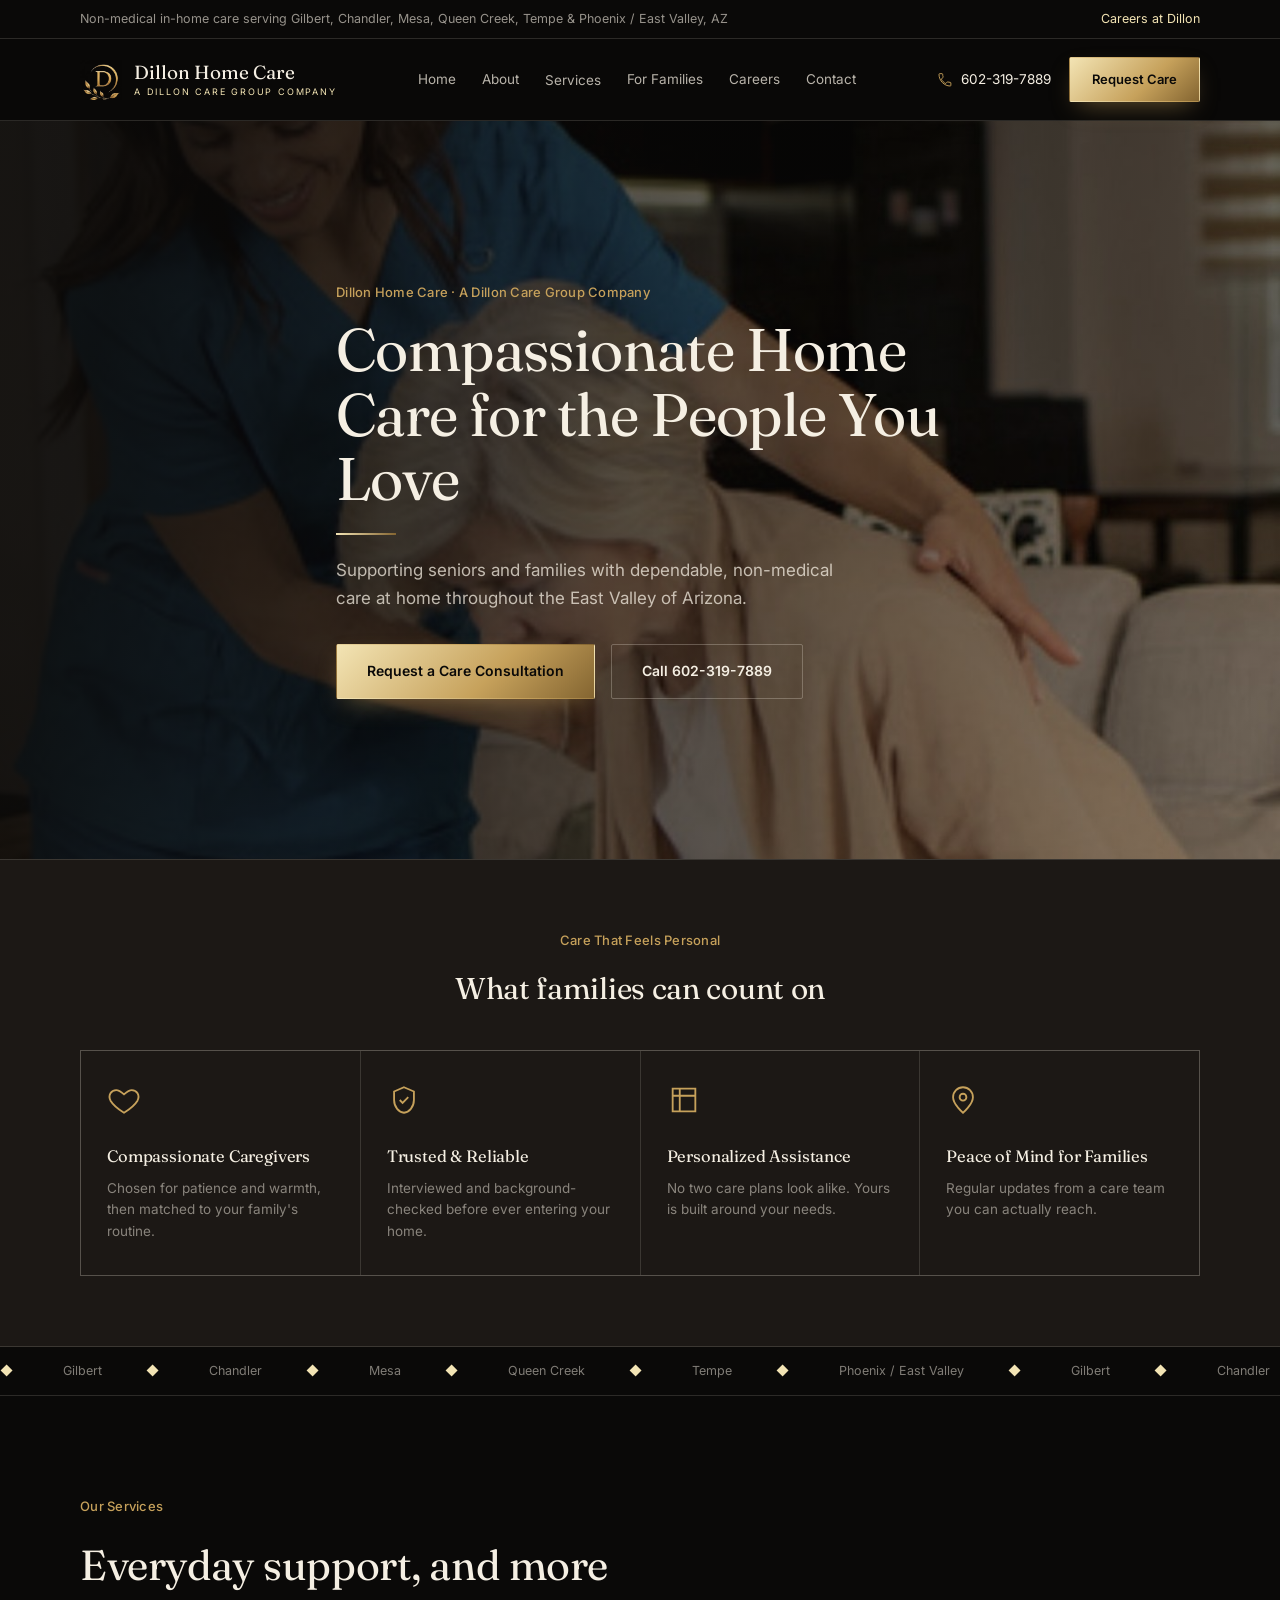
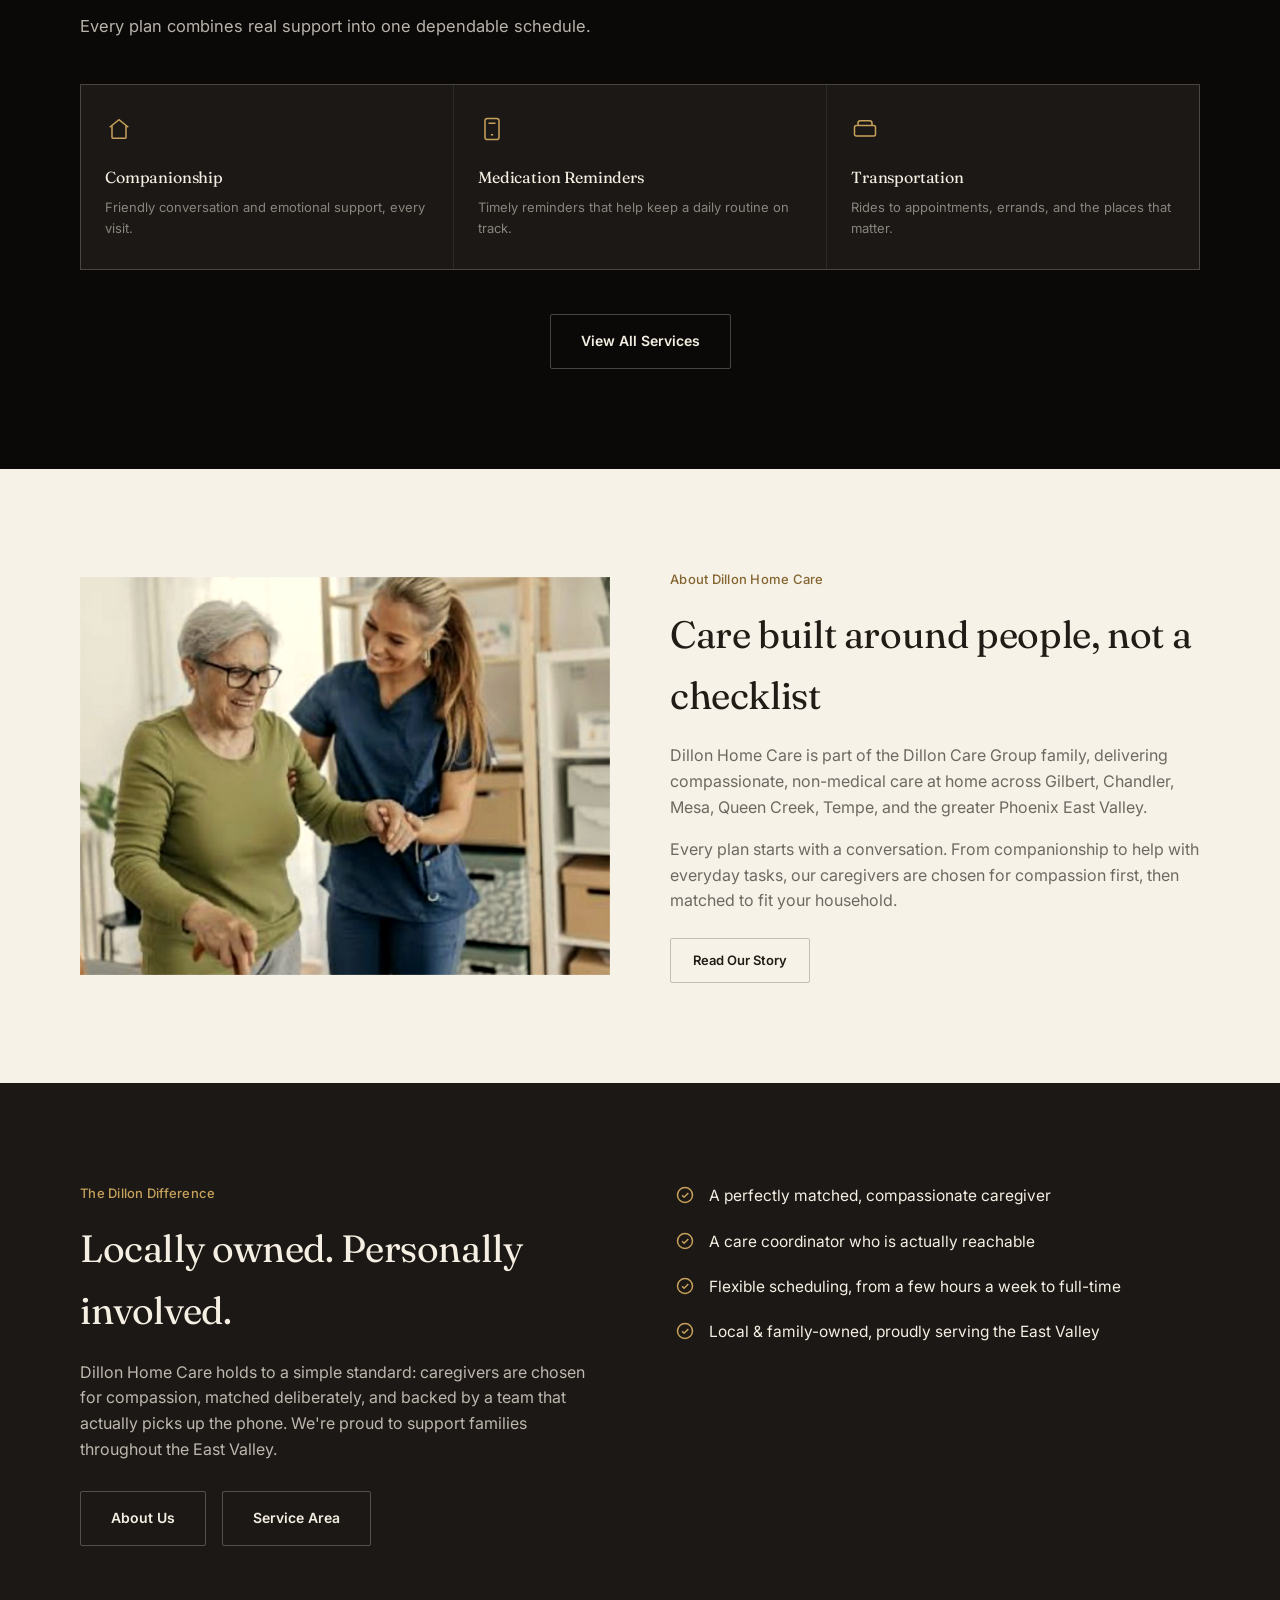
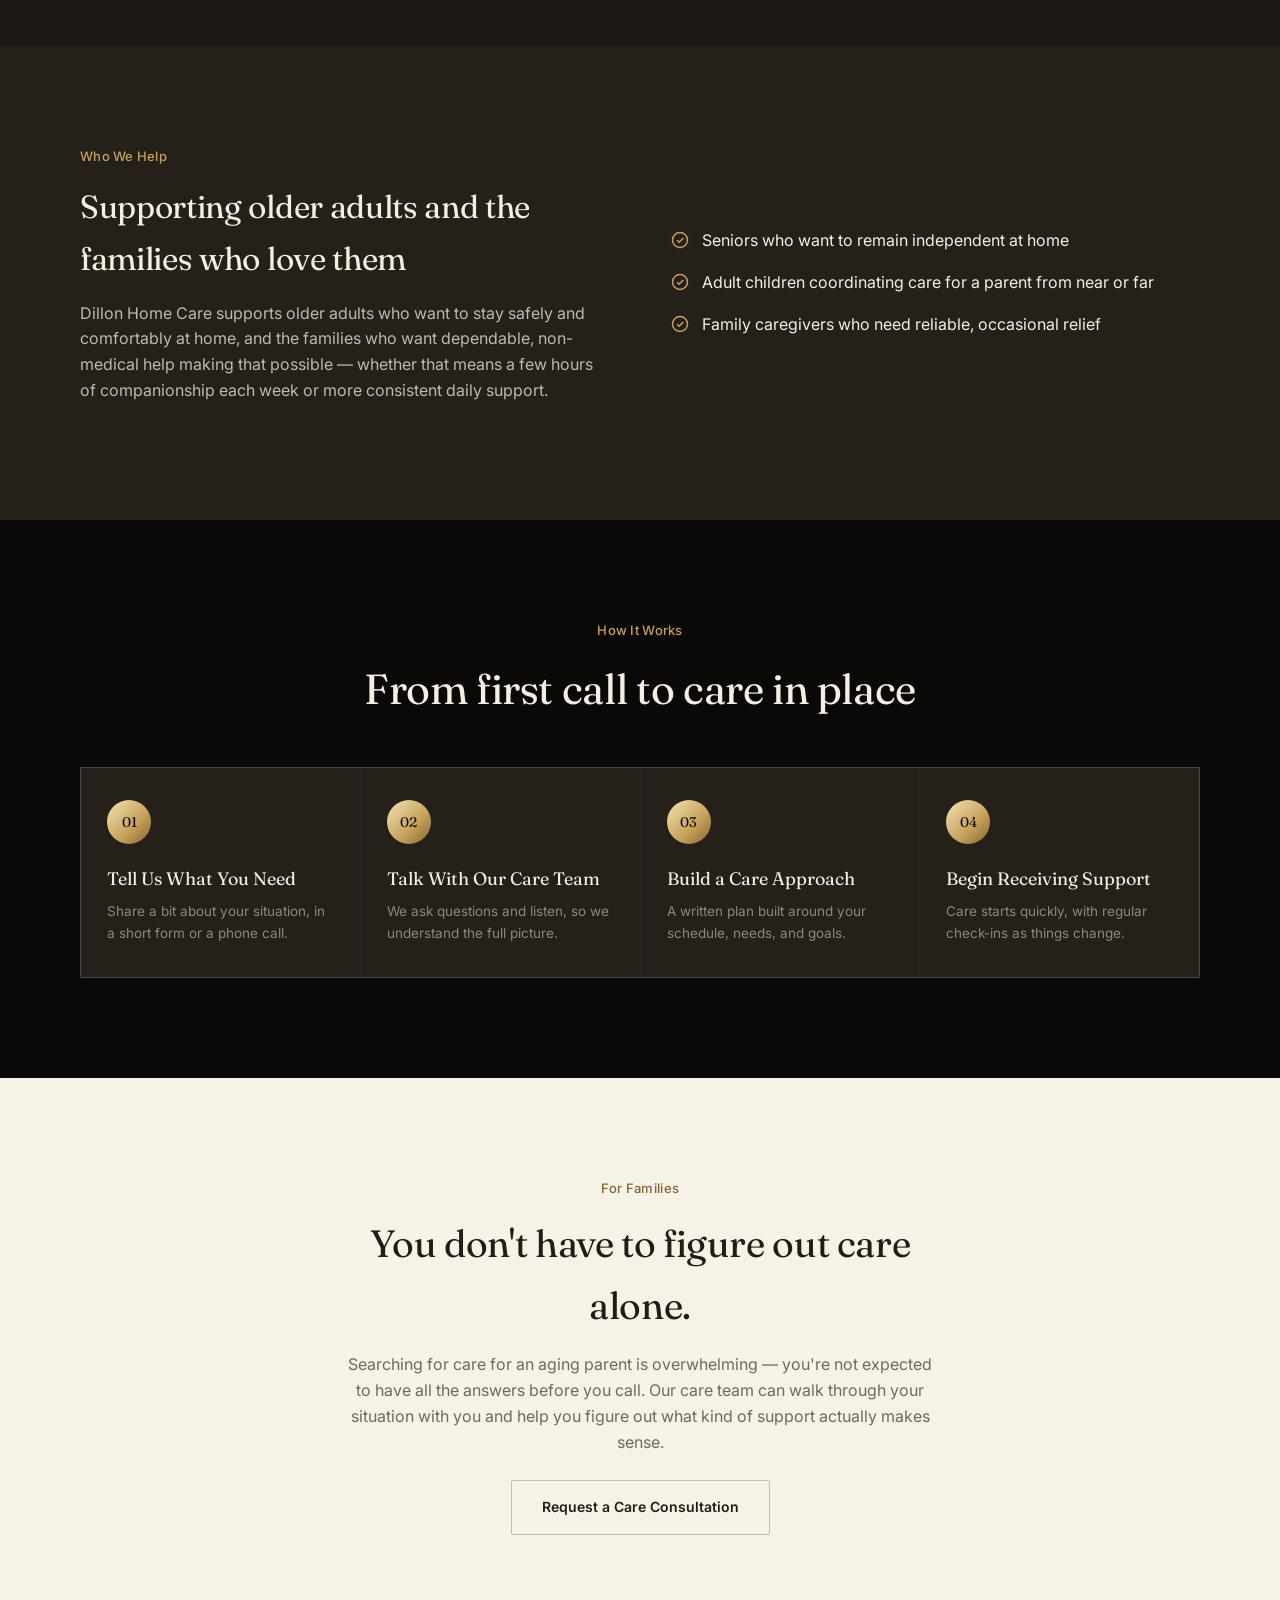
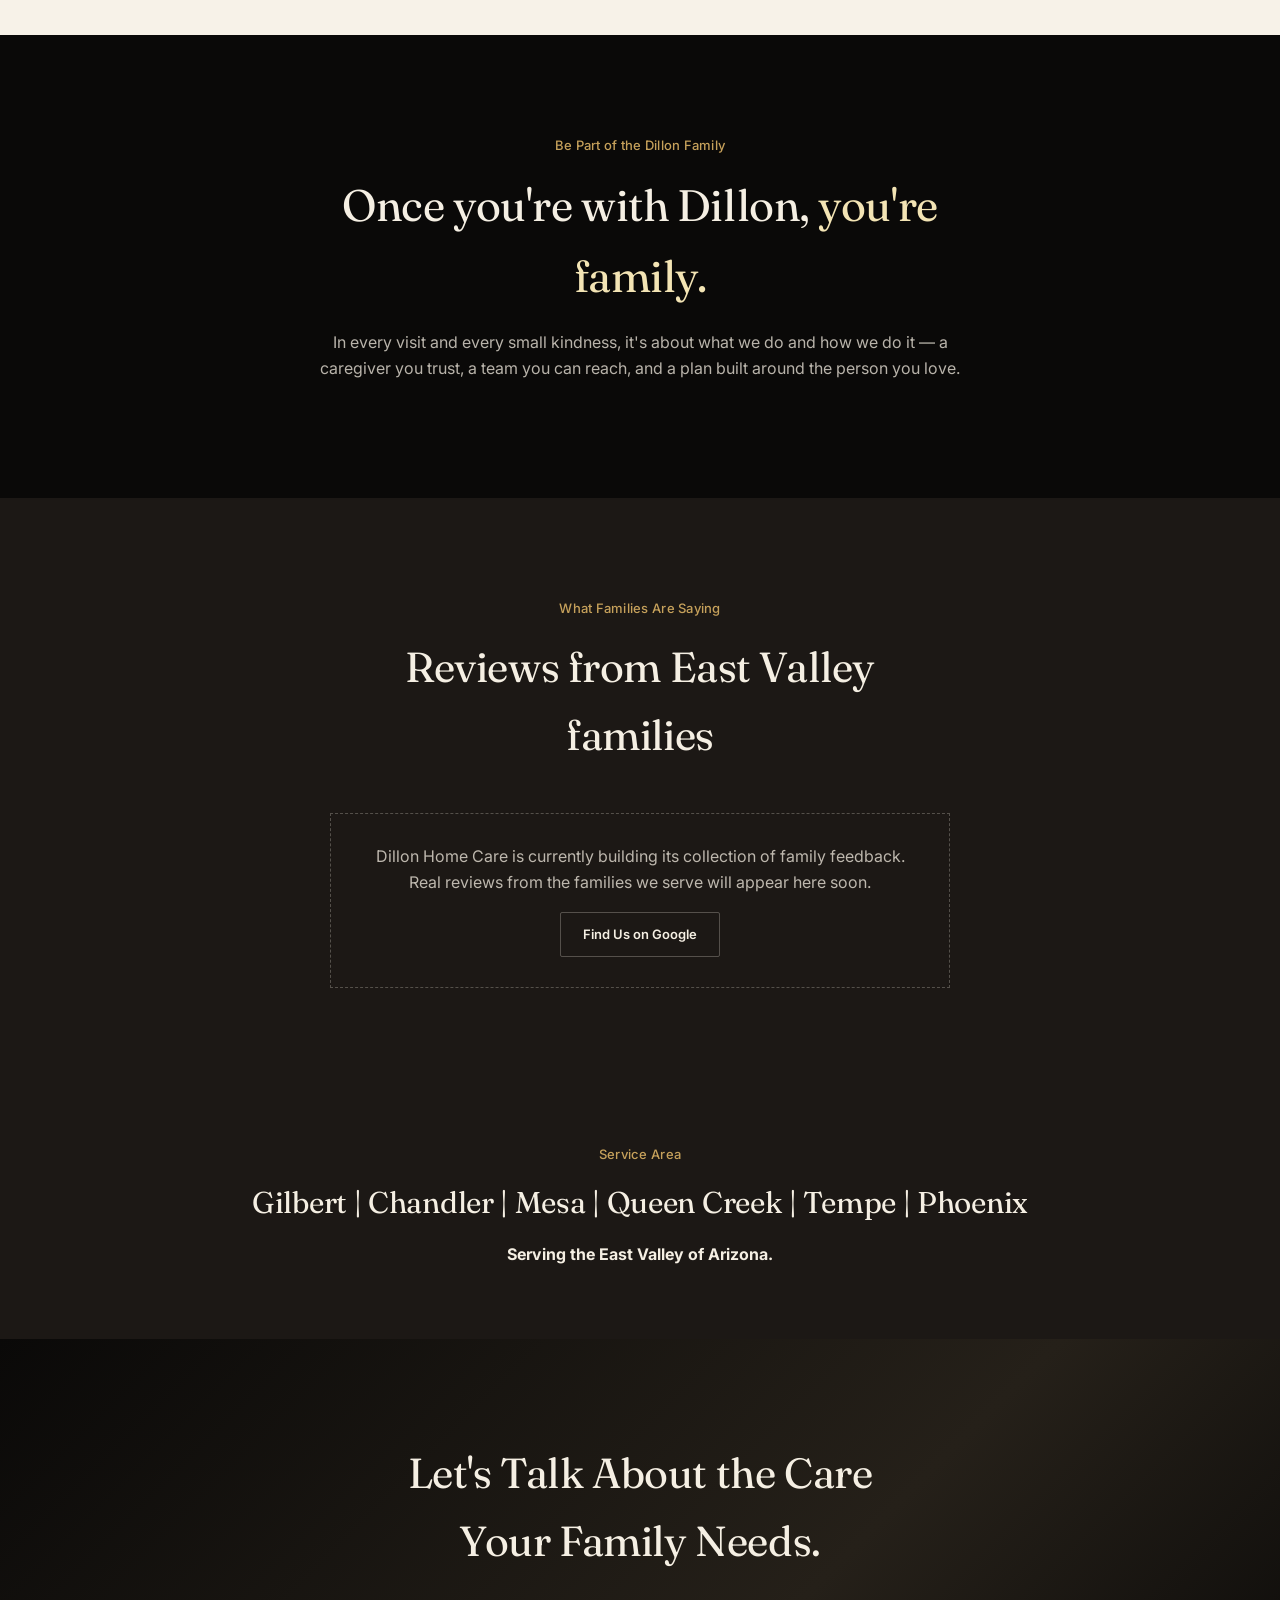
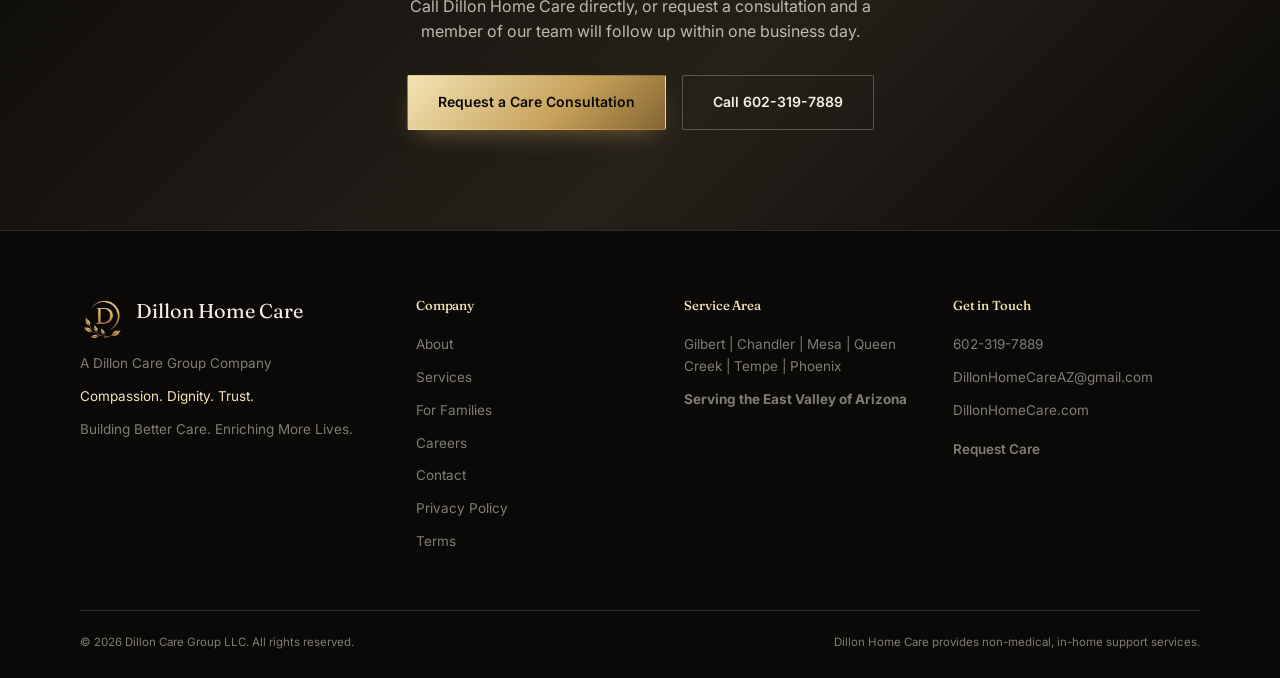
<file: index.html>
<!DOCTYPE html>
<html lang="en">
<head>
<meta charset="UTF-8">
<meta name="viewport" content="width=device-width, initial-scale=1.0">
<title>Home Care in Gilbert, AZ | Dillon Home Care</title>
<meta name="description" content="Dillon Home Care offers compassionate, non-medical in-home care for seniors across Gilbert, Chandler, Mesa, Queen Creek, Tempe &amp; Phoenix, AZ.">
<link rel="canonical" href="https://dillonhomecare.com/">
<meta name="robots" content="index, follow">
<meta property="og:type" content="website">
<meta property="og:title" content="Home Care in Gilbert, AZ | Dillon Home Care">
<meta property="og:description" content="Dillon Home Care offers compassionate, non-medical in-home care for seniors across Gilbert, Chandler, Mesa, Queen Creek, Tempe &amp; Phoenix, AZ.">
<meta property="og:url" content="https://dillonhomecare.com/">
<meta property="og:image" content="https://dillonhomecare.com/assets/img/caregiver-home-assist.jpg">
<meta property="og:locale" content="en_US">
<meta name="twitter:card" content="summary_large_image">
<link rel="icon" href="favicon.ico" sizes="any">
<link rel="icon" type="image/png" sizes="32x32" href="favicon-32x32.png">
<link rel="icon" type="image/png" sizes="16x16" href="favicon-16x16.png">
<link rel="apple-touch-icon" href="apple-touch-icon.png">
<link rel="preconnect" href="https://fonts.googleapis.com">
<link rel="preconnect" href="https://fonts.gstatic.com" crossorigin>
<link href="https://fonts.googleapis.com/css2?family=Fraunces:opsz,wght@9..144,300;9..144,400;9..144,500;9..144,600;9..144,700&family=Inter:wght@400;500;600&display=swap" rel="stylesheet">
<link rel="stylesheet" href="assets/css/styles.css">
<script type="application/ld+json">
{ "@context": "https://schema.org", "@type": "WebPage", "name": "Home Care in Gilbert, AZ | Dillon Home Care", "url": "https://dillonhomecare.com/", "isPartOf": { "@type": "WebSite", "name": "Dillon Home Care", "url": "https://dillonhomecare.com/" } }
</script>
<script type="application/ld+json">
{ "@context": "https://schema.org", "@type": "LocalBusiness", "name": "Dillon Home Care", "alternateName": "Dillon Care Group LLC", "url": "https://dillonhomecare.com/", "telephone": "+1-602-319-7889", "email": "DillonHomeCareAZ@gmail.com", "image": "https://dillonhomecare.com/assets/img/dillon-care-group-logo.png", "logo": "https://dillonhomecare.com/assets/img/dillon-care-group-logo.png", "description": "Dillon Home Care provides non-medical, in-home support for seniors and families across Gilbert, Chandler, Mesa, Queen Creek, Tempe, and Phoenix, Arizona.", "areaServed": [{"@type":"City","name":"Gilbert, AZ"},{"@type":"City","name":"Chandler, AZ"},{"@type":"City","name":"Mesa, AZ"},{"@type":"City","name":"Queen Creek, AZ"},{"@type":"City","name":"Tempe, AZ"},{"@type":"City","name":"Phoenix, AZ"}], "address": { "@type": "PostalAddress", "addressRegion": "AZ", "addressCountry": "US" } }
</script>
<script type="application/ld+json">
{ "@context": "https://schema.org", "@type": "WebSite", "name": "Dillon Home Care", "url": "https://dillonhomecare.com/" }
</script>

</head>
<body>
<div class="topbar">
  <div class="wrap">
    <span>Non-medical in-home care serving Gilbert, Chandler, Mesa, Queen Creek, Tempe &amp; Phoenix / East Valley, AZ</span>
    <a href="careers.html" style="background:none;border:none;color:var(--gold-light);cursor:pointer;font-size:12.5px;font-family:'Inter',sans-serif;">Careers at Dillon</a>
  </div>
</div>
<header id="siteHeader">
  <div class="wrap navbar">
    <a href="index.html" class="brandmark" aria-label="Dillon Home Care, home">
      <img src="assets/img/dillon-care-group-logo.png" alt="Dillon Care Group logo" width="42" height="42">
      <span class="bm-text">
        <span class="bm-name">Dillon Home Care</span>
        <span class="bm-sub">A DILLON CARE GROUP COMPANY</span>
      </span>
    </a>
    <nav class="primary-nav" aria-label="Primary" id="desktopNav">
      <a data-page="home" href="index.html">Home</a>
      <a data-page="about" href="about.html">About</a>
      <div class="navdrop">
        <a data-page="services" href="services.html">Services</a>
        <div class="navdrop-panel">
          <a href="services.html#daily-living">Daily Living Support</a>
          <a href="services.html#extra-support">Extra Support &amp; Coverage</a>
        </div>
      </div>
      <a data-page="find-care" href="find-care.html">For Families</a>
      <a data-page="careers" href="careers.html">Careers</a>
      <a data-page="contact" href="contact.html">Contact</a>
    </nav>
    <div class="nav-right">
      <a class="nav-phone" href="tel:+16023197889">
        <svg width="16" height="16" viewBox="0 0 24 24" fill="none" stroke="currentColor" stroke-width="1.4"><path d="M6.6 10.8c1.4 2.8 3.7 5.1 6.5 6.5l2.2-2.2c.3-.3.7-.4 1-.2 1.1.4 2.3.6 3.5.6.6 0 1 .4 1 1V20c0 .6-.4 1-1 1C10.9 21 3 13.1 3 3.5c0-.6.4-1 1-1H7.5c.6 0 1 .4 1 1 0 1.2.2 2.4.6 3.5.1.3 0 .7-.2 1L6.6 10.8z"/></svg>
        <span>602-319-7889</span>
      </a>
      <a class="btn btn-gold btn-small" href="find-care.html">Request Care</a>
      <button class="nav-toggle" id="navToggle" aria-label="Open menu" aria-expanded="false">
        <svg width="24" height="24" viewBox="0 0 24 24" fill="none" stroke="currentColor" stroke-width="1.5"><line x1="3" y1="7" x2="21" y2="7"/><line x1="3" y1="12" x2="21" y2="12"/><line x1="3" y1="17" x2="21" y2="17"/></svg>
      </button>
    </div>
  </div>
</header>
<div id="mobileMenu">
  <button class="mm-close" id="mmClose">Close ✕</button>
  <a href="index.html">Home</a>
  <a href="about.html">About</a>
  <a href="services.html">Services</a>
  <a href="find-care.html">For Families</a>
  <a href="careers.html">Careers</a>
  <a href="contact.html">Contact</a>
  <a href="tel:+16023197889" style="color:var(--gold-light);">Call 602-319-7889</a>
</div>
<main>
<section class="hero dark">
    <div class="hero-bg" style="background-image:url('assets/img/caregiver-home-assist.jpg');background-position:center 30%;"></div>
    <div class="hero-scrim"></div>
    <div class="wrap">
      <div class="eyebrow">Dillon Home Care · A Dillon Care Group Company</div>
      <h1>Compassionate Home Care for the People You Love</h1>
      <hr class="rule-gold">
      <p class="hero-sub">Supporting seniors and families with dependable, non-medical care at home throughout the East Valley of Arizona.</p>
      <div class="hero-ctas">
        <a class="btn btn-gold" href="find-care.html">Request a Care Consultation</a>
        <a href="tel:+16023197889" class="btn btn-outline-ivory">Call 602-319-7889</a>
      </div>
    </div>
  </section>

  <section class="value-strip dark">
    <div class="wrap">
      <div class="section-head center" style="margin-bottom:36px;">
        <div class="eyebrow" style="justify-content:center;display:flex;">Care That Feels Personal</div>
        <h2 style="font-size:clamp(22px,2.8vw,30px);">What families can count on</h2>
      </div>
      <div class="value-grid">
        <div class="value-card">
          <svg class="value-icon" viewBox="0 0 24 24" fill="none" stroke="currentColor" stroke-width="1.3"><path d="M12 21s-7-4.35-9.5-8.5C.5 8.5 3 5 6.5 5c2 0 3.2 1 5.5 3 2.3-2 3.5-3 5.5-3 3.5 0 6 3.5 4 7.5C19 16.65 12 21 12 21z"/></svg>
          <h3>Compassionate Caregivers</h3>
          <p>Chosen for patience and warmth, then matched to your family's routine.</p>
        </div>
        <div class="value-card">
          <svg class="value-icon" viewBox="0 0 24 24" fill="none" stroke="currentColor" stroke-width="1.3"><path d="M12 3l7 3v6c0 5-3.4 8.7-7 9-3.6-.3-7-4-7-9V6l7-3z"/><path d="M9 12l2 2 4-4"/></svg>
          <h3>Trusted &amp; Reliable</h3>
          <p>Interviewed and background-checked before ever entering your home.</p>
        </div>
        <div class="value-card">
          <svg class="value-icon" viewBox="0 0 24 24" fill="none" stroke="currentColor" stroke-width="1.3"><path d="M4 4h16v16H4z"/><path d="M4 9h16M9 4v16"/></svg>
          <h3>Personalized Assistance</h3>
          <p>No two care plans look alike. Yours is built around your needs.</p>
        </div>
        <div class="value-card">
          <svg class="value-icon" viewBox="0 0 24 24" fill="none" stroke="currentColor" stroke-width="1.3"><path d="M12 21s-7-6-7-11a7 7 0 0 1 14 0c0 5-7 11-7 11z"/><circle cx="12" cy="10" r="2.4"/></svg>
          <h3>Peace of Mind for Families</h3>
          <p>Regular updates from a care team you can actually reach.</p>
        </div>
      </div>
    </div>
  </section>

  <div class="ticker-wrap">
    <div class="ticker-track">
      <span><em>&#9670;</em>Gilbert<em>&#9670;</em>Chandler<em>&#9670;</em>Mesa<em>&#9670;</em>Queen Creek<em>&#9670;</em>Tempe<em>&#9670;</em>Phoenix / East Valley</span>
      <span><em>&#9670;</em>Gilbert<em>&#9670;</em>Chandler<em>&#9670;</em>Mesa<em>&#9670;</em>Queen Creek<em>&#9670;</em>Tempe<em>&#9670;</em>Phoenix / East Valley</span>
    </div>
  </div>

  <section class="pad-lg dark" style="background:var(--black);">
    <div class="wrap">
      <div class="section-head">
        <div class="eyebrow">Our Services</div>
        <h2>Everyday support, and more</h2>
        <p>Every plan combines real support into one dependable schedule.</p>
      </div>
      <div class="dcard-grid">
        <div class="dcard" style="background:var(--charcoal);">
          <svg viewBox="0 0 24 24" fill="none" stroke="currentColor" stroke-width="1.3"><path d="M4 10.5 12 4l8 6.5"/><path d="M6 9v10a1 1 0 0 0 1 1h10a1 1 0 0 0 1-1V9"/></svg>
          <h3>Companionship</h3><p>Friendly conversation and emotional support, every visit.</p>
        </div>
        <div class="dcard" style="background:var(--charcoal);">
          <svg viewBox="0 0 24 24" fill="none" stroke="currentColor" stroke-width="1.3"><rect x="6" y="3" width="12" height="18" rx="2"/><path d="M9 7h6M11 17h2"/></svg>
          <h3>Medication Reminders</h3><p>Timely reminders that help keep a daily routine on track.</p>
        </div>
        <div class="dcard" style="background:var(--charcoal);">
          <svg viewBox="0 0 24 24" fill="none" stroke="currentColor" stroke-width="1.3"><rect x="3" y="9" width="18" height="9" rx="1.5"/><path d="M6 9V7a2 2 0 0 1 2-2h8a2 2 0 0 1 2 2v2"/></svg>
          <h3>Transportation</h3><p>Rides to appointments, errands, and the places that matter.</p>
        </div>
      </div>
      <div style="text-align:center;margin-top:44px;">
        <a class="btn btn-outline-ivory" href="services.html">View All Services</a>
      </div>
    </div>
  </section>

  <section class="pad-lg ivory">
    <div class="wrap">
      <div class="split">
        <div class="split-media">
          <img src="assets/img/caregiver-companion-walk.jpg" alt="Dillon Home Care caregiver and senior client at home">
        </div>
        <div>
          <div class="eyebrow">About Dillon Home Care</div>
          <h2 style="font-size:clamp(26px,3.4vw,38px);margin:0 0 16px;">Care built around people, not a checklist</h2>
          <p>Dillon Home Care is part of the Dillon Care Group family, delivering compassionate, non-medical care at home across Gilbert, Chandler, Mesa, Queen Creek, Tempe, and the greater Phoenix East Valley.</p>
          <p>Every plan starts with a conversation. From companionship to help with everyday tasks, our caregivers are chosen for compassion first, then matched to fit your household.</p>
          <a class="btn btn-outline-dark btn-small" href="about.html" style="margin-top:8px;">Read Our Story</a>
        </div>
      </div>
    </div>
  </section>

  <section class="pad-lg dark" style="background:var(--charcoal);">
    <div class="wrap">
      <div class="split" style="align-items:flex-start;gap:70px;">
        <div>
          <div class="eyebrow">The Dillon Difference</div>
          <h2 style="font-size:clamp(26px,3.4vw,38px);margin:0 0 18px;">Locally owned. Personally involved.</h2>
          <p>Dillon Home Care holds to a simple standard: caregivers are chosen for compassion, matched deliberately, and backed by a team that actually picks up the phone. We're proud to support families throughout the East Valley.</p>
          <div class="hero-ctas" style="margin-top:28px;">
            <a class="btn btn-outline-ivory" href="about.html">About Us</a>
            <a class="btn btn-outline-ivory" href="contact.html">Service Area</a>
          </div>
        </div>
        <ul style="list-style:none;padding:0;margin:0;display:grid;gap:20px;">
          <li style="display:flex;gap:14px;align-items:flex-start;">
            <svg width="20" height="20" viewBox="0 0 24 24" fill="none" stroke="var(--gold)" stroke-width="1.8" style="flex:none;margin-top:2px;"><circle cx="12" cy="12" r="9"/><path d="M8.5 12.3l2.4 2.4L16 9.6"/></svg>
            <span style="color:var(--ivory);font-size:15.5px;">A perfectly matched, compassionate caregiver</span>
          </li>
          <li style="display:flex;gap:14px;align-items:flex-start;">
            <svg width="20" height="20" viewBox="0 0 24 24" fill="none" stroke="var(--gold)" stroke-width="1.8" style="flex:none;margin-top:2px;"><circle cx="12" cy="12" r="9"/><path d="M8.5 12.3l2.4 2.4L16 9.6"/></svg>
            <span style="color:var(--ivory);font-size:15.5px;">A care coordinator who is actually reachable</span>
          </li>
          <li style="display:flex;gap:14px;align-items:flex-start;">
            <svg width="20" height="20" viewBox="0 0 24 24" fill="none" stroke="var(--gold)" stroke-width="1.8" style="flex:none;margin-top:2px;"><circle cx="12" cy="12" r="9"/><path d="M8.5 12.3l2.4 2.4L16 9.6"/></svg>
            <span style="color:var(--ivory);font-size:15.5px;">Flexible scheduling, from a few hours a week to full-time</span>
          </li>
          <li style="display:flex;gap:14px;align-items:flex-start;">
            <svg width="20" height="20" viewBox="0 0 24 24" fill="none" stroke="var(--gold)" stroke-width="1.8" style="flex:none;margin-top:2px;"><circle cx="12" cy="12" r="9"/><path d="M8.5 12.3l2.4 2.4L16 9.6"/></svg>
            <span style="color:var(--ivory);font-size:15.5px;">Local &amp; family-owned, proudly serving the East Valley</span>
          </li>
        </ul>
      </div>
    </div>
  </section>

  <section class="pad-lg dark" style="background:var(--charcoal-2);">
    <div class="wrap">
      <div class="split">
        <div>
          <div class="eyebrow">Who We Help</div>
          <h2 style="font-size:clamp(24px,3vw,32px);margin:0 0 16px;">Supporting older adults and the families who love them</h2>
          <p>Dillon Home Care supports older adults who want to stay safely and comfortably at home, and the families who want dependable, non-medical help making that possible — whether that means a few hours of companionship each week or more consistent daily support.</p>
        </div>
        <ul style="list-style:none;padding:0;margin:0;display:grid;gap:16px;">
          <li style="display:flex;gap:12px;align-items:flex-start;"><svg width="20" height="20" viewBox="0 0 24 24" fill="none" stroke="var(--gold)" stroke-width="1.8" style="flex:none;margin-top:2px;"><circle cx="12" cy="12" r="9"/><path d="M8.5 12.3l2.4 2.4L16 9.6"/></svg><span style="color:var(--ivory);">Seniors who want to remain independent at home</span></li>
          <li style="display:flex;gap:12px;align-items:flex-start;"><svg width="20" height="20" viewBox="0 0 24 24" fill="none" stroke="var(--gold)" stroke-width="1.8" style="flex:none;margin-top:2px;"><circle cx="12" cy="12" r="9"/><path d="M8.5 12.3l2.4 2.4L16 9.6"/></svg><span style="color:var(--ivory);">Adult children coordinating care for a parent from near or far</span></li>
          <li style="display:flex;gap:12px;align-items:flex-start;"><svg width="20" height="20" viewBox="0 0 24 24" fill="none" stroke="var(--gold)" stroke-width="1.8" style="flex:none;margin-top:2px;"><circle cx="12" cy="12" r="9"/><path d="M8.5 12.3l2.4 2.4L16 9.6"/></svg><span style="color:var(--ivory);">Family caregivers who need reliable, occasional relief</span></li>
        </ul>
      </div>
    </div>
  </section>

  <section class="pad-lg dark" style="background:var(--black);">
    <div class="wrap">
      <div class="section-head center" style="margin-left:auto;margin-right:auto;">
        <div class="eyebrow" style="justify-content:center;display:flex;">How It Works</div>
        <h2>From first call to care in place</h2>
      </div>
      <div class="process-rail">
        <div class="p-step"><div class="p-num">01</div><div class="p-title">Tell Us What You Need</div><div class="p-desc">Share a bit about your situation, in a short form or a phone call.</div></div>
        <div class="p-step"><div class="p-num">02</div><div class="p-title">Talk With Our Care Team</div><div class="p-desc">We ask questions and listen, so we understand the full picture.</div></div>
        <div class="p-step"><div class="p-num">03</div><div class="p-title">Build a Care Approach</div><div class="p-desc">A written plan built around your schedule, needs, and goals.</div></div>
        <div class="p-step"><div class="p-num">04</div><div class="p-title">Begin Receiving Support</div><div class="p-desc">Care starts quickly, with regular check-ins as things change.</div></div>
      </div>
    </div>
  </section>

  <section class="pad-lg ivory">
    <div class="wrap" style="max-width:680px;text-align:center;">
      <div class="eyebrow" style="justify-content:center;display:flex;">For Families</div>
      <h2 style="font-size:clamp(26px,3.6vw,38px);">You don't have to figure out care alone.</h2>
      <p style="margin-top:16px;font-size:16px;">Searching for care for an aging parent is overwhelming — you're not expected to have all the answers before you call. Our care team can walk through your situation with you and help you figure out what kind of support actually makes sense.</p>
      <a class="btn btn-outline-dark" href="find-care.html" style="margin-top:8px;">Request a Care Consultation</a>
    </div>
  </section>

  <section class="pad-lg dark" style="background:var(--black);">
    <div class="wrap" style="text-align:center;max-width:720px;">
      <div class="eyebrow" style="justify-content:center;display:flex;">Be Part of the Dillon Family</div>
      <h2 style="font-size:clamp(28px,4vw,44px);">Once you're with Dillon, <span style="color:var(--gold-light);">you're family.</span></h2>
      <p style="margin-top:18px;font-size:16px;">In every visit and every small kindness, it's about what we do and how we do it — a caregiver you trust, a team you can reach, and a plan built around the person you love.</p>
    </div>
  </section>

  <section class="pad-lg dark" style="background:var(--charcoal);">
    <div class="wrap" style="max-width:700px;">
      <div class="section-head center" style="margin-left:auto;margin-right:auto;">
        <div class="eyebrow" style="justify-content:center;display:flex;">What Families Are Saying</div>
        <h2>Reviews from East Valley families</h2>
      </div>
      <div class="review-note">
        <p>Dillon Home Care is currently building its collection of family feedback. Real reviews from the families we serve will appear here soon.</p>
        <a href="https://www.google.com/search?q=Dillon+Home+Care+Arizona+reviews" class="btn btn-outline-ivory btn-small" target="_blank" rel="noopener">Find Us on Google</a>
      </div>
    </div>
  </section>

  <section class="dark" style="background:var(--charcoal);text-align:center;padding:56px 0;">
    <div class="wrap">
      <div class="eyebrow" style="justify-content:center;display:flex;">Service Area</div>
      <h2 style="font-size:clamp(22px,2.8vw,30px);margin-bottom:14px;">Gilbert | Chandler | Mesa | Queen Creek | Tempe | Phoenix</h2>
      <p style="font-size:16px;"><strong style="color:var(--ivory);">Serving the East Valley of Arizona.</strong></p>
    </div>
  </section>

  <section class="cta-band dark" style="background:linear-gradient(135deg,var(--black),var(--charcoal-2) 60%,var(--black));">
    <div class="wrap">
      <h2>Let's Talk About the Care Your Family Needs.</h2>
      <p>Call Dillon Home Care directly, or request a consultation and a member of our team will follow up within one business day.</p>
      <div class="cta-actions">
        <a class="btn btn-gold" href="find-care.html">Request a Care Consultation</a>
        <a href="tel:+16023197889" class="btn btn-outline-ivory">Call 602-319-7889</a>
      </div>
    </div>
  </section>

</div>

<!-- ============ ABOUT ============ -->
</main>
<footer>
  <div class="wrap">
    <div class="footer-grid">
      <div class="footer-col">
        <div class="footer-brand">
          <img src="assets/img/dillon-care-group-logo.png" alt="Dillon Care Group logo">
          <span class="bm-name">Dillon Home Care</span>
        </div>
        <p style="color:var(--ivory-faint);">A Dillon Care Group Company</p>
        <p style="margin-top:8px;color:var(--gold-light);">Compassion. Dignity. Trust.</p>
        <p style="margin-top:8px;color:var(--ivory-faint);">Building Better Care. Enriching More Lives.</p>
      </div>
      <div class="footer-col">
        <h4>Company</h4>
        <a href="about.html">About</a>
        <a href="services.html">Services</a>
        <a href="find-care.html">For Families</a>
        <a href="careers.html">Careers</a>
        <a href="contact.html">Contact</a>
        <a href="privacy.html">Privacy Policy</a>
        <a href="terms.html">Terms</a>
      </div>
      <div class="footer-col">
        <h4>Service Area</h4>
        <span>Gilbert | Chandler | Mesa | Queen Creek | Tempe | Phoenix</span>
        <span><strong>Serving the East Valley of Arizona</strong></span>
      </div>
      <div class="footer-col">
        <h4>Get in Touch</h4>
        <a href="tel:+16023197889">602-319-7889</a>
        <a href="mailto:DillonHomeCareAZ@gmail.com">DillonHomeCareAZ@gmail.com</a>
        <a href="index.html">DillonHomeCare.com</a>
        <a class="btn btn-outline-ivory btn-small" href="find-care.html" style="margin-top:6px;display:inline-flex;">Request Care</a>
      </div>
    </div>
    <div class="footer-bottom">
      <span>&copy; 2026 Dillon Care Group LLC. All rights reserved.</span>
      <span>Dillon Home Care provides non-medical, in-home support services.</span>
    </div>
  </div>
</footer>
<a href="tel:+16023197889" class="float-call" aria-label="Call Dillon Home Care">
  <svg width="22" height="22" viewBox="0 0 24 24" fill="none" stroke="currentColor" stroke-width="1.6"><path d="M6.6 10.8c1.4 2.8 3.7 5.1 6.5 6.5l2.2-2.2c.3-.3.7-.4 1-.2 1.1.4 2.3.6 3.5.6.6 0 1 .4 1 1V20c0 .6-.4 1-1 1C10.9 21 3 13.1 3 3.5c0-.6.4-1 1-1H7.5c.6 0 1 .4 1 1 0 1.2.2 2.4.6 3.5.1.3 0 .7-.2 1L6.6 10.8z"/></svg>
</a>
<script src="assets/js/script.js"></script>
</body>
</html>
</file>
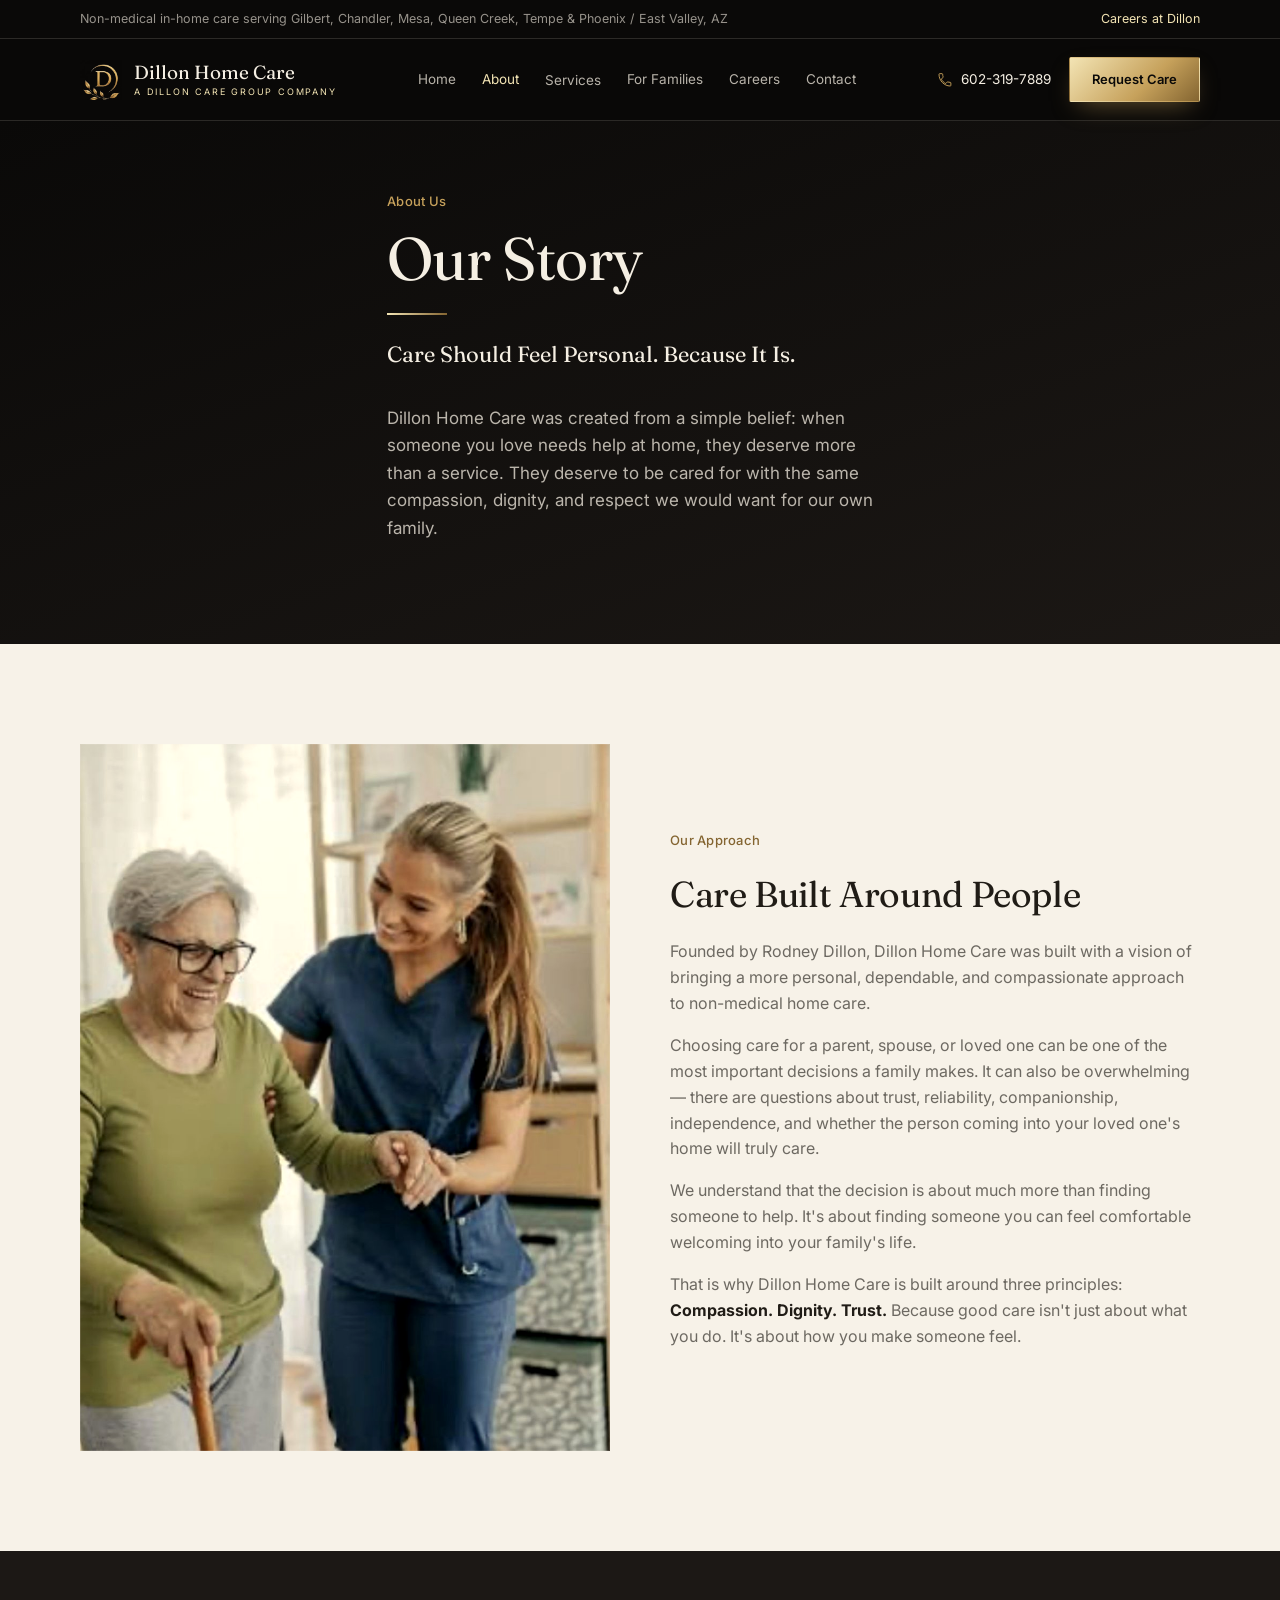
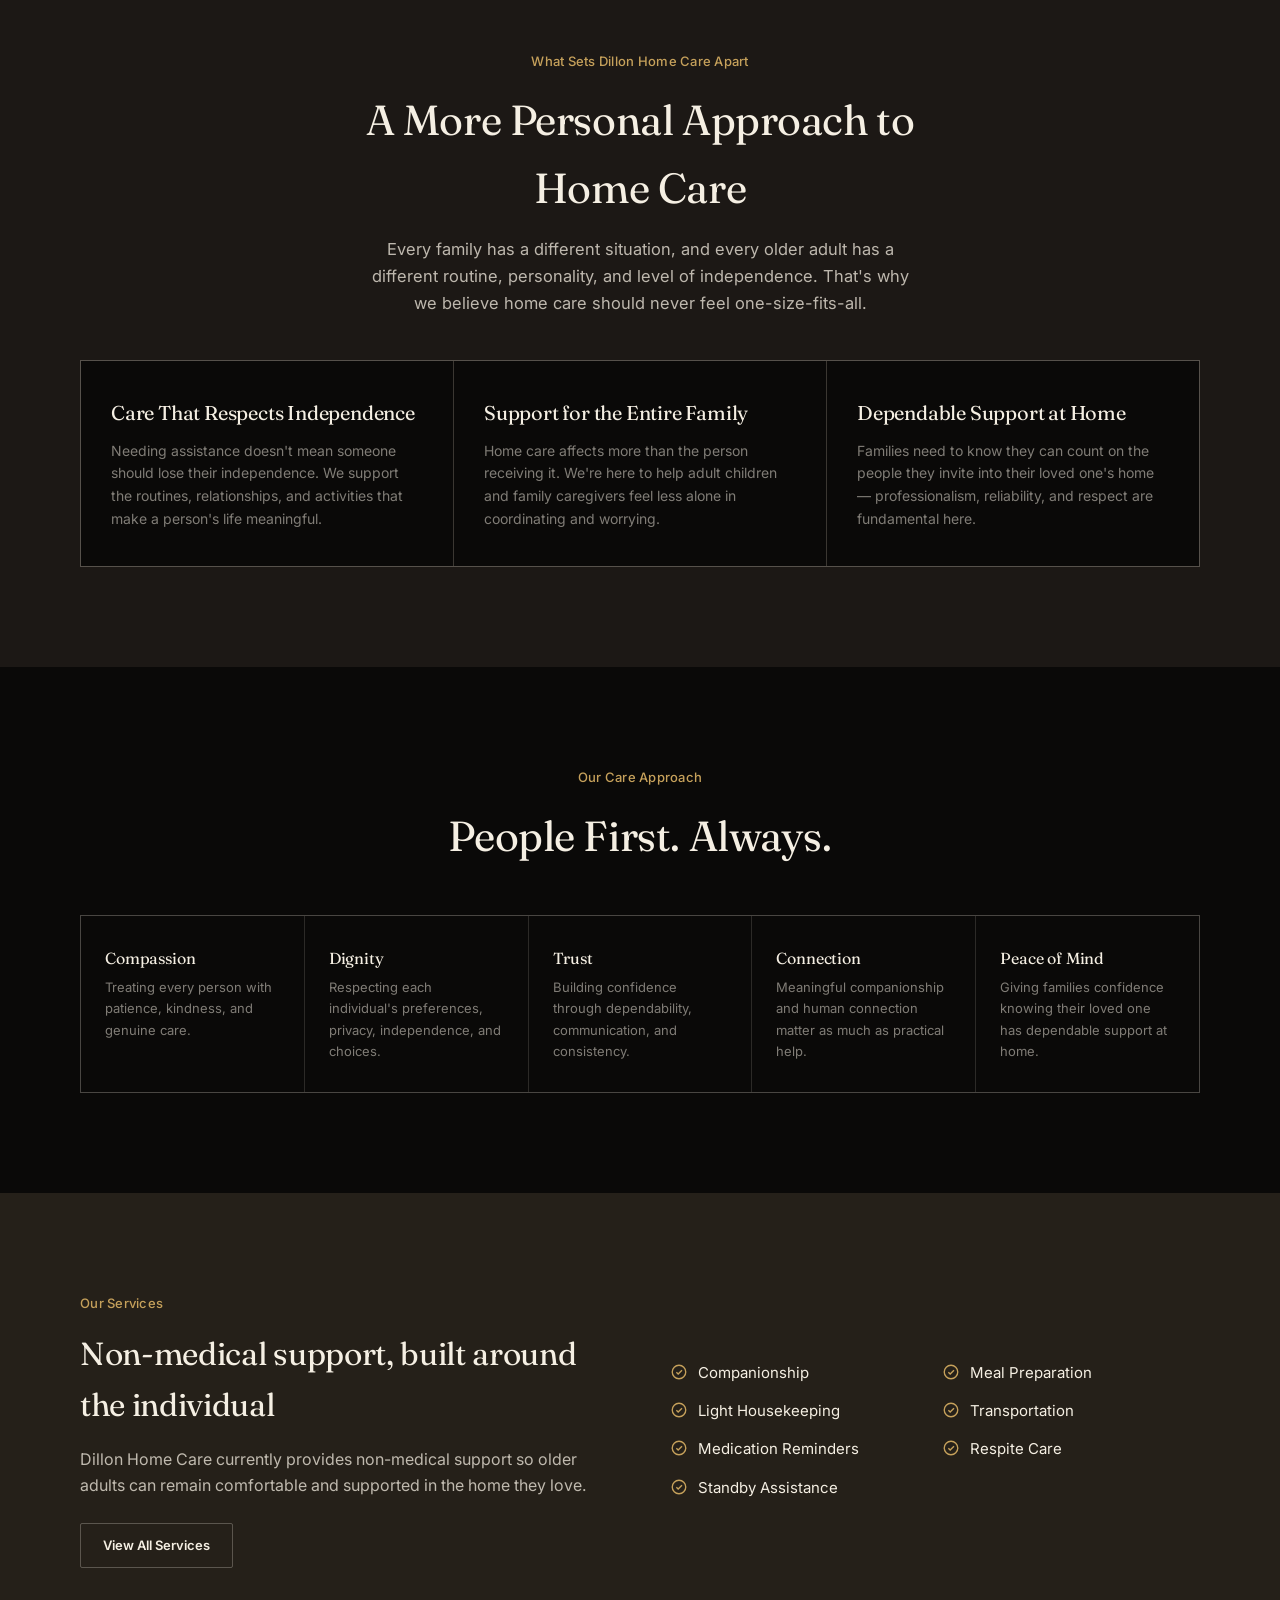
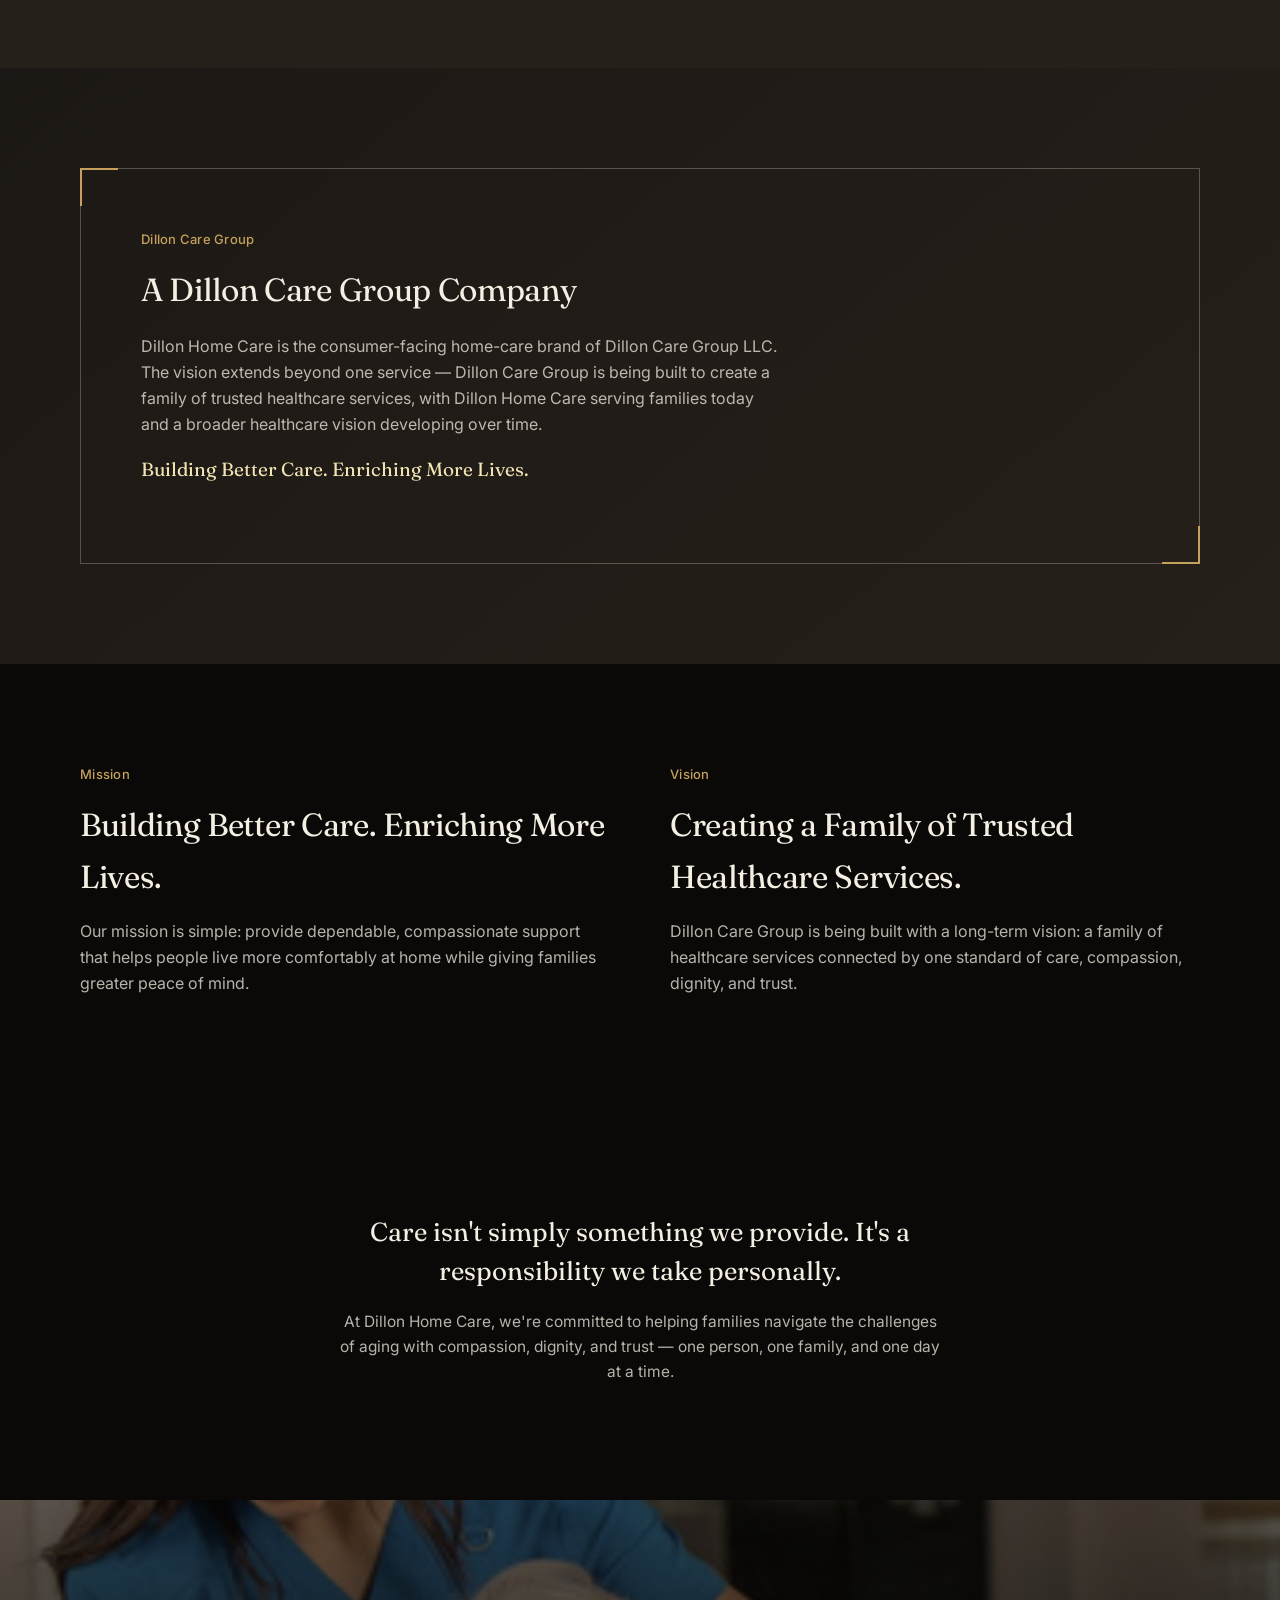
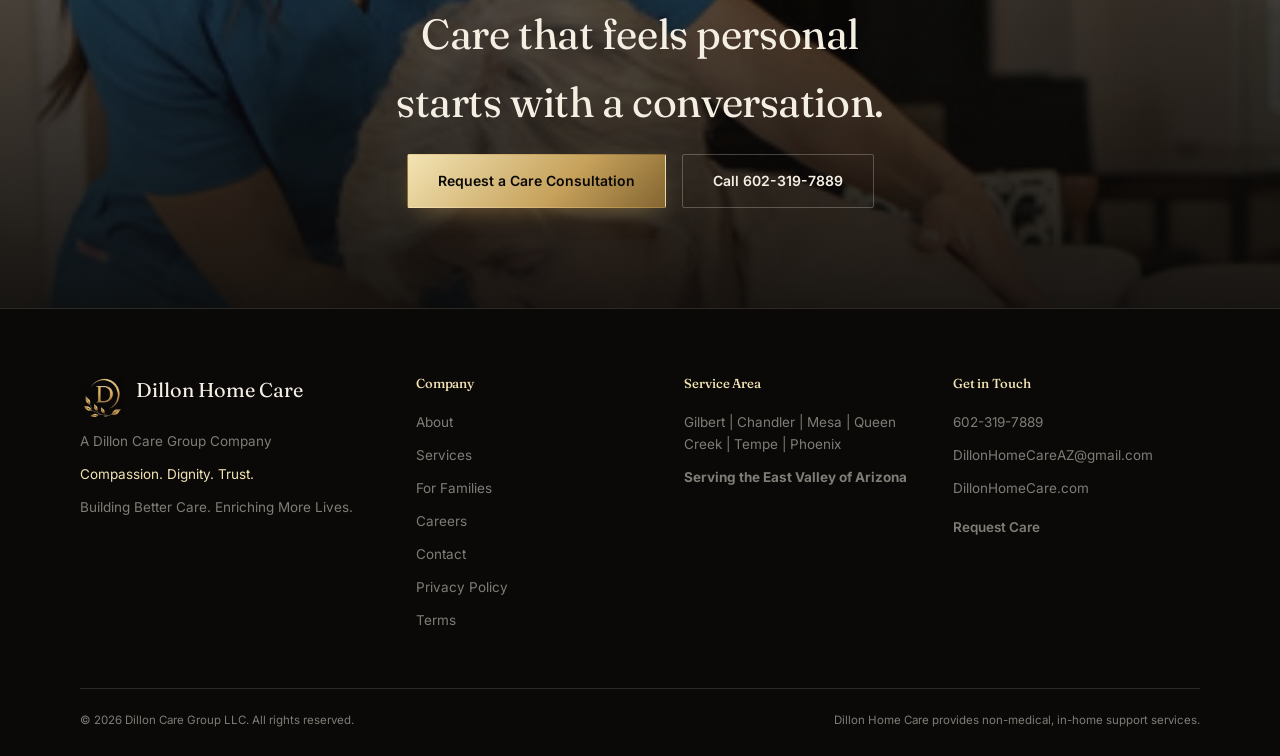
<file: about.html>
<!DOCTYPE html>
<html lang="en">
<head>
<meta charset="UTF-8">
<meta name="viewport" content="width=device-width, initial-scale=1.0">
<title>About Dillon Home Care | East Valley, AZ</title>
<meta name="description" content="Dillon Home Care is part of the Dillon Care Group family, delivering compassionate, non-medical care at home across the East Valley, AZ.">
<link rel="canonical" href="https://dillonhomecare.com/about.html">
<meta name="robots" content="index, follow">
<meta property="og:type" content="website">
<meta property="og:title" content="About Dillon Home Care | East Valley, AZ">
<meta property="og:description" content="Dillon Home Care is part of the Dillon Care Group family, delivering compassionate, non-medical care at home across the East Valley, AZ.">
<meta property="og:url" content="https://dillonhomecare.com/about.html">
<meta property="og:image" content="https://dillonhomecare.com/assets/img/caregiver-companion-walk.jpg">
<meta property="og:locale" content="en_US">
<meta name="twitter:card" content="summary_large_image">
<link rel="icon" href="favicon.ico" sizes="any">
<link rel="icon" type="image/png" sizes="32x32" href="favicon-32x32.png">
<link rel="icon" type="image/png" sizes="16x16" href="favicon-16x16.png">
<link rel="apple-touch-icon" href="apple-touch-icon.png">
<link rel="preconnect" href="https://fonts.googleapis.com">
<link rel="preconnect" href="https://fonts.gstatic.com" crossorigin>
<link href="https://fonts.googleapis.com/css2?family=Fraunces:opsz,wght@9..144,300;9..144,400;9..144,500;9..144,600;9..144,700&family=Inter:wght@400;500;600&display=swap" rel="stylesheet">
<link rel="stylesheet" href="assets/css/styles.css">
<script type="application/ld+json">
{ "@context": "https://schema.org", "@type": "WebPage", "name": "About Dillon Home Care | East Valley, AZ", "url": "https://dillonhomecare.com/about.html", "isPartOf": { "@type": "WebSite", "name": "Dillon Home Care", "url": "https://dillonhomecare.com/" } }
</script>
<script type="application/ld+json">
{ "@context": "https://schema.org", "@type": "LocalBusiness", "name": "Dillon Home Care", "alternateName": "Dillon Care Group LLC", "url": "https://dillonhomecare.com/", "telephone": "+1-602-319-7889", "email": "DillonHomeCareAZ@gmail.com", "image": "https://dillonhomecare.com/assets/img/dillon-care-group-logo.png", "logo": "https://dillonhomecare.com/assets/img/dillon-care-group-logo.png", "description": "Dillon Home Care provides non-medical, in-home support for seniors and families across Gilbert, Chandler, Mesa, Queen Creek, Tempe, and Phoenix, Arizona.", "areaServed": [{"@type":"City","name":"Gilbert, AZ"},{"@type":"City","name":"Chandler, AZ"},{"@type":"City","name":"Mesa, AZ"},{"@type":"City","name":"Queen Creek, AZ"},{"@type":"City","name":"Tempe, AZ"},{"@type":"City","name":"Phoenix, AZ"}], "address": { "@type": "PostalAddress", "addressRegion": "AZ", "addressCountry": "US" } }
</script>
<script type="application/ld+json">
{ "@context": "https://schema.org", "@type": "BreadcrumbList", "itemListElement": [{"@type":"ListItem","position":1,"name":"Home","item":"https://dillonhomecare.com/"},{"@type":"ListItem","position":2,"name":"About","item":"https://dillonhomecare.com/about.html"}] }
</script>
</head>
<body>
<div class="topbar">
  <div class="wrap">
    <span>Non-medical in-home care serving Gilbert, Chandler, Mesa, Queen Creek, Tempe &amp; Phoenix / East Valley, AZ</span>
    <a href="careers.html" style="background:none;border:none;color:var(--gold-light);cursor:pointer;font-size:12.5px;font-family:'Inter',sans-serif;">Careers at Dillon</a>
  </div>
</div>
<header id="siteHeader">
  <div class="wrap navbar">
    <a href="index.html" class="brandmark" aria-label="Dillon Home Care, home">
      <img src="assets/img/dillon-care-group-logo.png" alt="Dillon Care Group logo" width="42" height="42">
      <span class="bm-text">
        <span class="bm-name">Dillon Home Care</span>
        <span class="bm-sub">A DILLON CARE GROUP COMPANY</span>
      </span>
    </a>
    <nav class="primary-nav" aria-label="Primary" id="desktopNav">
      <a data-page="home" href="index.html">Home</a>
      <a data-page="about" href="about.html" class="current">About</a>
      <div class="navdrop">
        <a data-page="services" href="services.html">Services</a>
        <div class="navdrop-panel">
          <a href="services.html#daily-living">Daily Living Support</a>
          <a href="services.html#extra-support">Extra Support &amp; Coverage</a>
        </div>
      </div>
      <a data-page="find-care" href="find-care.html">For Families</a>
      <a data-page="careers" href="careers.html">Careers</a>
      <a data-page="contact" href="contact.html">Contact</a>
    </nav>
    <div class="nav-right">
      <a class="nav-phone" href="tel:+16023197889">
        <svg width="16" height="16" viewBox="0 0 24 24" fill="none" stroke="currentColor" stroke-width="1.4"><path d="M6.6 10.8c1.4 2.8 3.7 5.1 6.5 6.5l2.2-2.2c.3-.3.7-.4 1-.2 1.1.4 2.3.6 3.5.6.6 0 1 .4 1 1V20c0 .6-.4 1-1 1C10.9 21 3 13.1 3 3.5c0-.6.4-1 1-1H7.5c.6 0 1 .4 1 1 0 1.2.2 2.4.6 3.5.1.3 0 .7-.2 1L6.6 10.8z"/></svg>
        <span>602-319-7889</span>
      </a>
      <a class="btn btn-gold btn-small" href="find-care.html">Request Care</a>
      <button class="nav-toggle" id="navToggle" aria-label="Open menu" aria-expanded="false">
        <svg width="24" height="24" viewBox="0 0 24 24" fill="none" stroke="currentColor" stroke-width="1.5"><line x1="3" y1="7" x2="21" y2="7"/><line x1="3" y1="12" x2="21" y2="12"/><line x1="3" y1="17" x2="21" y2="17"/></svg>
      </button>
    </div>
  </div>
</header>
<div id="mobileMenu">
  <button class="mm-close" id="mmClose">Close ✕</button>
  <a href="index.html">Home</a>
  <a href="about.html">About</a>
  <a href="services.html">Services</a>
  <a href="find-care.html">For Families</a>
  <a href="careers.html">Careers</a>
  <a href="contact.html">Contact</a>
  <a href="tel:+16023197889" style="color:var(--gold-light);">Call 602-319-7889</a>
</div>
<main>
<section class="hero hero-sm dark" style="background:linear-gradient(160deg,var(--black),var(--charcoal));">
    <div class="wrap">
      <div class="eyebrow">About Us</div>
      <h1>Our Story</h1>
      <hr class="rule-gold">
      <p class="hero-sub" style="font-family:'Fraunces',serif;font-size:22px;color:var(--ivory);max-width:36ch;">Care Should Feel Personal. Because It Is.</p>
      <p class="hero-sub">Dillon Home Care was created from a simple belief: when someone you love needs help at home, they deserve more than a service. They deserve to be cared for with the same compassion, dignity, and respect we would want for our own family.</p>
    </div>
  </section>

  <section class="pad-lg ivory">
    <div class="wrap">
      <div class="split">
        <div class="split-media tall">
          <img src="assets/img/caregiver-companion-walk.jpg" alt="Caregiver and senior client at home">
        </div>
        <div>
          <div class="eyebrow">Our Approach</div>
          <h2 style="font-size:clamp(26px,3.4vw,36px);margin:0 0 16px;">Care Built Around People</h2>
          <p>Founded by Rodney Dillon, Dillon Home Care was built with a vision of bringing a more personal, dependable, and compassionate approach to non-medical home care.</p>
          <p>Choosing care for a parent, spouse, or loved one can be one of the most important decisions a family makes. It can also be overwhelming — there are questions about trust, reliability, companionship, independence, and whether the person coming into your loved one's home will truly care.</p>
          <p>We understand that the decision is about much more than finding someone to help. It's about finding someone you can feel comfortable welcoming into your family's life.</p>
          <p>That is why Dillon Home Care is built around three principles: <strong style="color:var(--text-dark);">Compassion. Dignity. Trust.</strong> Because good care isn't just about what you do. It's about how you make someone feel.</p>
        </div>
      </div>
    </div>
  </section>

  <section class="pad-lg dark" style="background:var(--charcoal);">
    <div class="wrap">
      <div class="section-head center" style="margin-left:auto;margin-right:auto;">
        <div class="eyebrow" style="justify-content:center;display:flex;">What Sets Dillon Home Care Apart</div>
        <h2>A More Personal Approach to Home Care</h2>
        <p style="margin:0 auto;">Every family has a different situation, and every older adult has a different routine, personality, and level of independence. That's why we believe home care should never feel one-size-fits-all.</p>
      </div>
      <div class="principle-grid">
        <div class="principle">
          <h3>Care That Respects Independence</h3>
          <p>Needing assistance doesn't mean someone should lose their independence. We support the routines, relationships, and activities that make a person's life meaningful.</p>
        </div>
        <div class="principle">
          <h3>Support for the Entire Family</h3>
          <p>Home care affects more than the person receiving it. We're here to help adult children and family caregivers feel less alone in coordinating and worrying.</p>
        </div>
        <div class="principle">
          <h3>Dependable Support at Home</h3>
          <p>Families need to know they can count on the people they invite into their loved one's home — professionalism, reliability, and respect are fundamental here.</p>
        </div>
      </div>
    </div>
  </section>

  <section class="pad-lg dark" style="background:var(--black);">
    <div class="wrap">
      <div class="section-head center" style="margin-left:auto;margin-right:auto;">
        <div class="eyebrow" style="justify-content:center;display:flex;">Our Care Approach</div>
        <h2>People First. Always.</h2>
      </div>
      <div class="dcard-grid">
        <div class="dcard"><h3>Compassion</h3><p>Treating every person with patience, kindness, and genuine care.</p></div>
        <div class="dcard"><h3>Dignity</h3><p>Respecting each individual's preferences, privacy, independence, and choices.</p></div>
        <div class="dcard"><h3>Trust</h3><p>Building confidence through dependability, communication, and consistency.</p></div>
        <div class="dcard"><h3>Connection</h3><p>Meaningful companionship and human connection matter as much as practical help.</p></div>
        <div class="dcard"><h3>Peace of Mind</h3><p>Giving families confidence knowing their loved one has dependable support at home.</p></div>
      </div>
    </div>
  </section>

  <section class="pad-lg dark" style="background:var(--charcoal-2);">
    <div class="wrap">
      <div class="split">
        <div>
          <div class="eyebrow">Our Services</div>
          <h2 style="font-size:clamp(24px,3vw,32px);margin:0 0 16px;">Non-medical support, built around the individual</h2>
          <p>Dillon Home Care currently provides non-medical support so older adults can remain comfortable and supported in the home they love.</p>
          <a class="btn btn-outline-ivory btn-small" style="margin-top:8px;" href="services.html">View All Services</a>
        </div>
        <ul style="list-style:none;padding:0;margin:0;display:grid;grid-template-columns:1fr 1fr;gap:14px;">
          <li style="display:flex;gap:10px;align-items:flex-start;"><svg width="18" height="18" viewBox="0 0 24 24" fill="none" stroke="var(--gold)" stroke-width="1.8" style="flex:none;margin-top:2px;"><circle cx="12" cy="12" r="9"/><path d="M8.5 12.3l2.4 2.4L16 9.6"/></svg><span style="color:var(--ivory);font-size:15px;">Companionship</span></li>
          <li style="display:flex;gap:10px;align-items:flex-start;"><svg width="18" height="18" viewBox="0 0 24 24" fill="none" stroke="var(--gold)" stroke-width="1.8" style="flex:none;margin-top:2px;"><circle cx="12" cy="12" r="9"/><path d="M8.5 12.3l2.4 2.4L16 9.6"/></svg><span style="color:var(--ivory);font-size:15px;">Meal Preparation</span></li>
          <li style="display:flex;gap:10px;align-items:flex-start;"><svg width="18" height="18" viewBox="0 0 24 24" fill="none" stroke="var(--gold)" stroke-width="1.8" style="flex:none;margin-top:2px;"><circle cx="12" cy="12" r="9"/><path d="M8.5 12.3l2.4 2.4L16 9.6"/></svg><span style="color:var(--ivory);font-size:15px;">Light Housekeeping</span></li>
          <li style="display:flex;gap:10px;align-items:flex-start;"><svg width="18" height="18" viewBox="0 0 24 24" fill="none" stroke="var(--gold)" stroke-width="1.8" style="flex:none;margin-top:2px;"><circle cx="12" cy="12" r="9"/><path d="M8.5 12.3l2.4 2.4L16 9.6"/></svg><span style="color:var(--ivory);font-size:15px;">Transportation</span></li>
          <li style="display:flex;gap:10px;align-items:flex-start;"><svg width="18" height="18" viewBox="0 0 24 24" fill="none" stroke="var(--gold)" stroke-width="1.8" style="flex:none;margin-top:2px;"><circle cx="12" cy="12" r="9"/><path d="M8.5 12.3l2.4 2.4L16 9.6"/></svg><span style="color:var(--ivory);font-size:15px;">Medication Reminders</span></li>
          <li style="display:flex;gap:10px;align-items:flex-start;"><svg width="18" height="18" viewBox="0 0 24 24" fill="none" stroke="var(--gold)" stroke-width="1.8" style="flex:none;margin-top:2px;"><circle cx="12" cy="12" r="9"/><path d="M8.5 12.3l2.4 2.4L16 9.6"/></svg><span style="color:var(--ivory);font-size:15px;">Respite Care</span></li>
          <li style="display:flex;gap:10px;align-items:flex-start;"><svg width="18" height="18" viewBox="0 0 24 24" fill="none" stroke="var(--gold)" stroke-width="1.8" style="flex:none;margin-top:2px;"><circle cx="12" cy="12" r="9"/><path d="M8.5 12.3l2.4 2.4L16 9.6"/></svg><span style="color:var(--ivory);font-size:15px;">Standby Assistance</span></li>
        </ul>
      </div>
    </div>
  </section>

  <section class="pad-lg dark" style="background:linear-gradient(140deg,var(--charcoal),var(--charcoal-2));">
    <div class="wrap">
      <div class="gold-block">
        <div class="eyebrow">Dillon Care Group</div>
        <h2 style="font-size:clamp(24px,3vw,32px);margin:0 0 18px;">A Dillon Care Group Company</h2>
        <p style="max-width:64ch;">Dillon Home Care is the consumer-facing home-care brand of Dillon Care Group LLC. The vision extends beyond one service — Dillon Care Group is being built to create a family of trusted healthcare services, with Dillon Home Care serving families today and a broader healthcare vision developing over time.</p>
        <p style="max-width:64ch;margin-top:14px;color:var(--gold-light);font-family:'Fraunces',serif;font-size:19px;">Building Better Care. Enriching More Lives.</p>
      </div>
    </div>
  </section>

  <section class="pad-lg dark" style="background:var(--black);">
    <div class="wrap">
      <div class="split">
        <div>
          <div class="eyebrow">Mission</div>
          <h2 style="font-size:clamp(24px,3vw,32px);margin:0 0 16px;">Building Better Care. Enriching More Lives.</h2>
          <p>Our mission is simple: provide dependable, compassionate support that helps people live more comfortably at home while giving families greater peace of mind.</p>
        </div>
        <div>
          <div class="eyebrow">Vision</div>
          <h2 style="font-size:clamp(24px,3vw,32px);margin:0 0 16px;">Creating a Family of Trusted Healthcare Services.</h2>
          <p>Dillon Care Group is being built with a long-term vision: a family of healthcare services connected by one standard of care, compassion, dignity, and trust.</p>
        </div>
      </div>
    </div>
  </section>

  <section class="pad-lg dark" style="background:var(--black);text-align:center;">
    <div class="wrap" style="max-width:680px;">
      <p style="font-family:'Fraunces',serif;font-size:clamp(20px,2.4vw,26px);color:var(--ivory);line-height:1.5;margin:0;">Care isn't simply something we provide. It's a responsibility we take personally.</p>
      <p style="margin-top:18px;font-size:15.5px;">At Dillon Home Care, we're committed to helping families navigate the challenges of aging with compassion, dignity, and trust — one person, one family, and one day at a time.</p>
    </div>
  </section>

  <section class="cta-band dark">
    <div class="hero-bg" style="background-image:url('assets/img/caregiver-home-assist.jpg');background-position:center 30%;"></div>
    <div class="hero-scrim"></div>
    <div class="wrap">
      <h2>Care that feels personal starts with a conversation.</h2>
      <div class="cta-actions">
        <a class="btn btn-gold" href="find-care.html">Request a Care Consultation</a>
        <a href="tel:+16023197889" class="btn btn-outline-ivory">Call 602-319-7889</a>
      </div>
    </div>
  </section>

</div>

<!-- ============ SERVICES ============ -->
</main>
<footer>
  <div class="wrap">
    <div class="footer-grid">
      <div class="footer-col">
        <div class="footer-brand">
          <img src="assets/img/dillon-care-group-logo.png" alt="Dillon Care Group logo">
          <span class="bm-name">Dillon Home Care</span>
        </div>
        <p style="color:var(--ivory-faint);">A Dillon Care Group Company</p>
        <p style="margin-top:8px;color:var(--gold-light);">Compassion. Dignity. Trust.</p>
        <p style="margin-top:8px;color:var(--ivory-faint);">Building Better Care. Enriching More Lives.</p>
      </div>
      <div class="footer-col">
        <h4>Company</h4>
        <a href="about.html">About</a>
        <a href="services.html">Services</a>
        <a href="find-care.html">For Families</a>
        <a href="careers.html">Careers</a>
        <a href="contact.html">Contact</a>
        <a href="privacy.html">Privacy Policy</a>
        <a href="terms.html">Terms</a>
      </div>
      <div class="footer-col">
        <h4>Service Area</h4>
        <span>Gilbert | Chandler | Mesa | Queen Creek | Tempe | Phoenix</span>
        <span><strong>Serving the East Valley of Arizona</strong></span>
      </div>
      <div class="footer-col">
        <h4>Get in Touch</h4>
        <a href="tel:+16023197889">602-319-7889</a>
        <a href="mailto:DillonHomeCareAZ@gmail.com">DillonHomeCareAZ@gmail.com</a>
        <a href="index.html">DillonHomeCare.com</a>
        <a class="btn btn-outline-ivory btn-small" href="find-care.html" style="margin-top:6px;display:inline-flex;">Request Care</a>
      </div>
    </div>
    <div class="footer-bottom">
      <span>&copy; 2026 Dillon Care Group LLC. All rights reserved.</span>
      <span>Dillon Home Care provides non-medical, in-home support services.</span>
    </div>
  </div>
</footer>
<a href="tel:+16023197889" class="float-call" aria-label="Call Dillon Home Care">
  <svg width="22" height="22" viewBox="0 0 24 24" fill="none" stroke="currentColor" stroke-width="1.6"><path d="M6.6 10.8c1.4 2.8 3.7 5.1 6.5 6.5l2.2-2.2c.3-.3.7-.4 1-.2 1.1.4 2.3.6 3.5.6.6 0 1 .4 1 1V20c0 .6-.4 1-1 1C10.9 21 3 13.1 3 3.5c0-.6.4-1 1-1H7.5c.6 0 1 .4 1 1 0 1.2.2 2.4.6 3.5.1.3 0 .7-.2 1L6.6 10.8z"/></svg>
</a>
<script src="assets/js/script.js"></script>
</body>
</html>
</file>
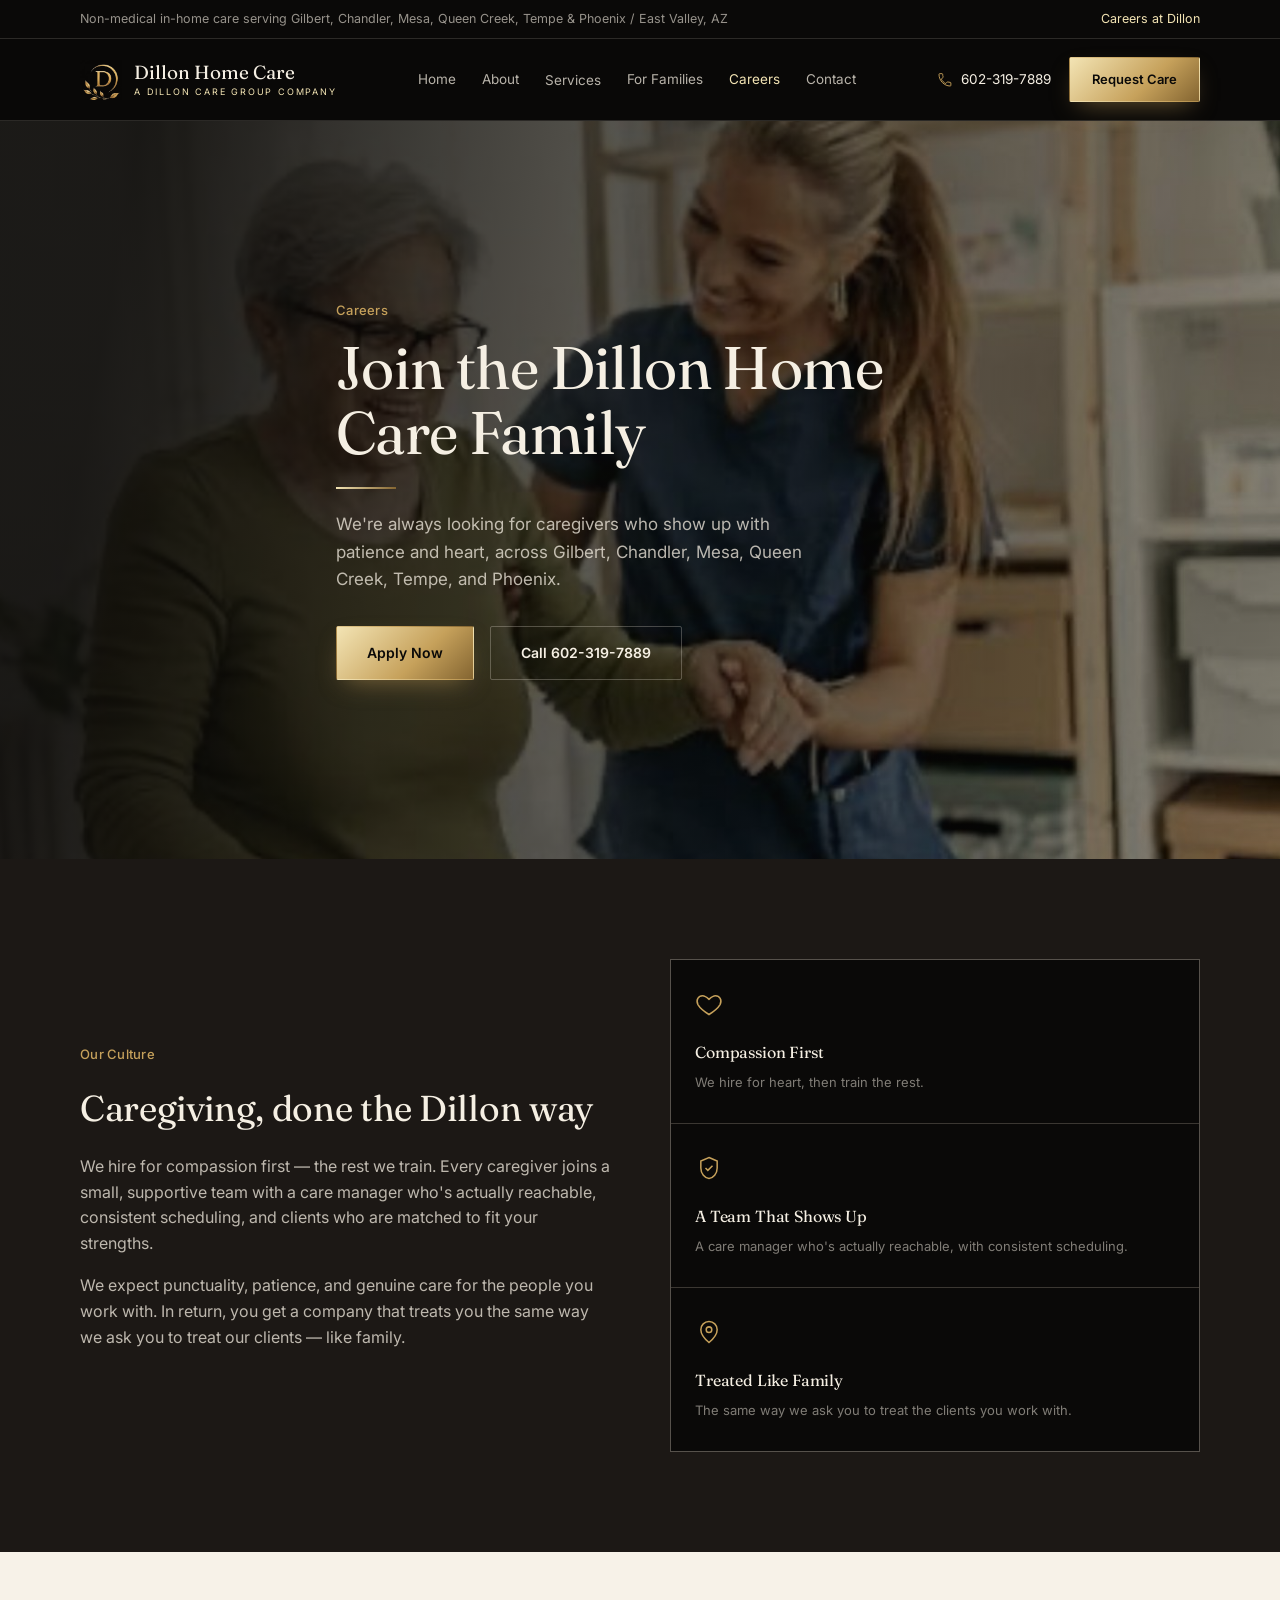
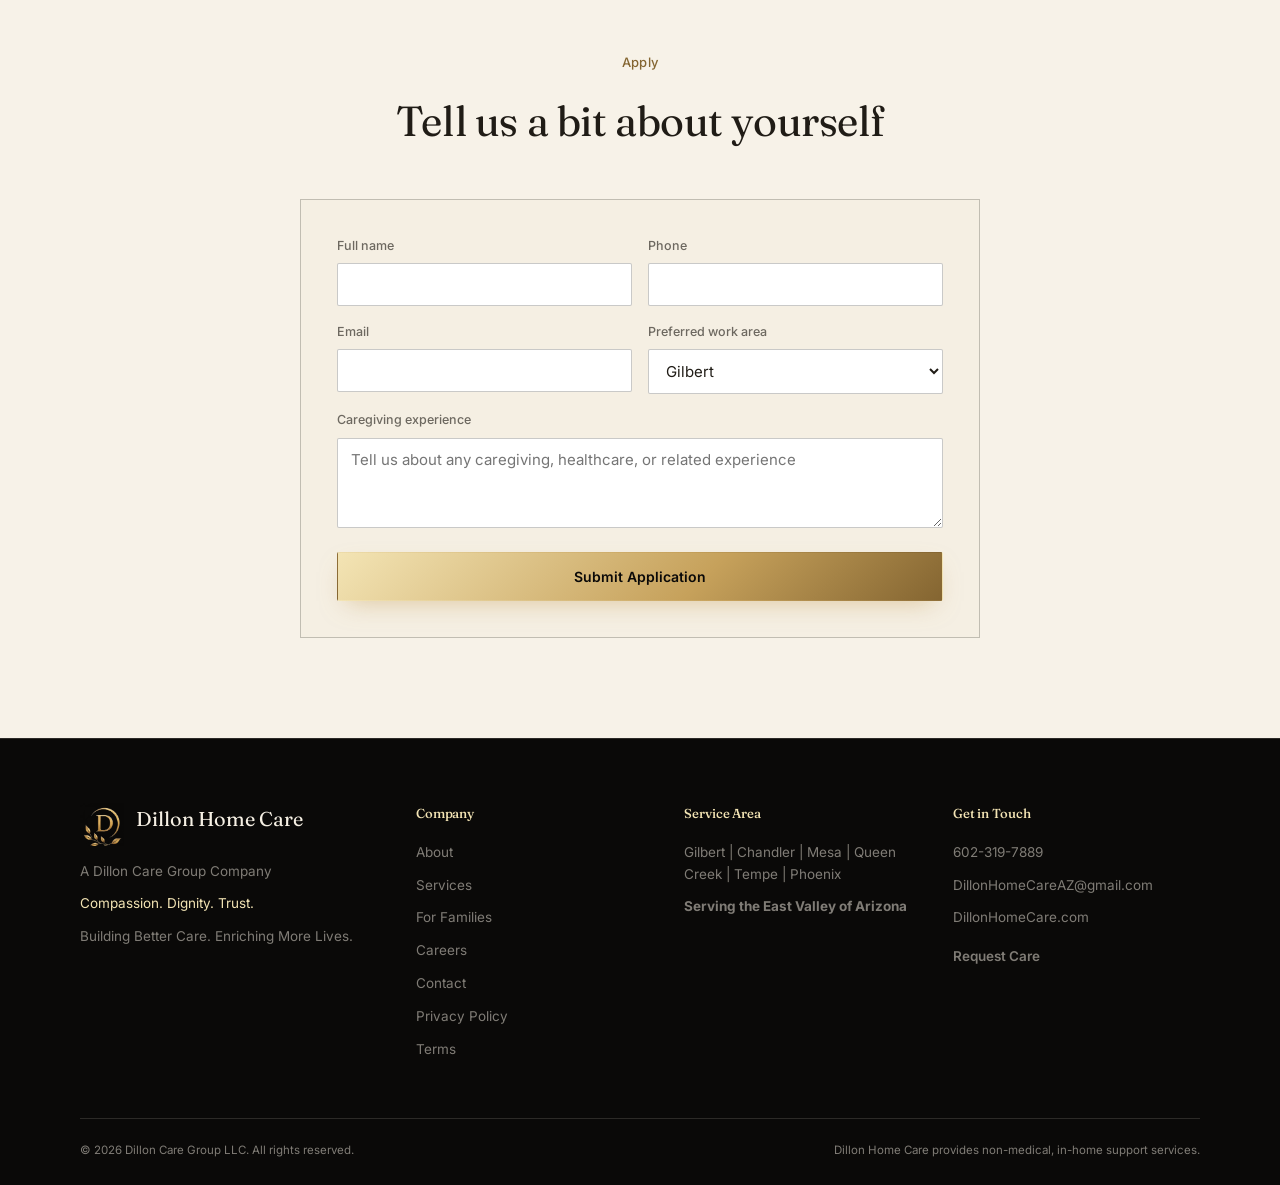
<file: careers.html>
<!DOCTYPE html>
<html lang="en">
<head>
<meta charset="UTF-8">
<meta name="viewport" content="width=device-width, initial-scale=1.0">
<title>Caregiver Jobs in the East Valley, AZ | Dillon Home Care</title>
<meta name="description" content="Join the Dillon Home Care team. We're hiring compassionate, reliable caregivers across Gilbert, Chandler, Mesa &amp; the East Valley.">
<link rel="canonical" href="https://dillonhomecare.com/careers.html">
<meta name="robots" content="index, follow">
<meta property="og:type" content="website">
<meta property="og:title" content="Caregiver Jobs in the East Valley, AZ | Dillon Home Care">
<meta property="og:description" content="Join the Dillon Home Care team. We're hiring compassionate, reliable caregivers across Gilbert, Chandler, Mesa &amp; the East Valley.">
<meta property="og:url" content="https://dillonhomecare.com/careers.html">
<meta property="og:image" content="https://dillonhomecare.com/assets/img/caregiver-companion-walk.jpg">
<meta property="og:locale" content="en_US">
<meta name="twitter:card" content="summary_large_image">
<link rel="icon" href="favicon.ico" sizes="any">
<link rel="icon" type="image/png" sizes="32x32" href="favicon-32x32.png">
<link rel="icon" type="image/png" sizes="16x16" href="favicon-16x16.png">
<link rel="apple-touch-icon" href="apple-touch-icon.png">
<link rel="preconnect" href="https://fonts.googleapis.com">
<link rel="preconnect" href="https://fonts.gstatic.com" crossorigin>
<link href="https://fonts.googleapis.com/css2?family=Fraunces:opsz,wght@9..144,300;9..144,400;9..144,500;9..144,600;9..144,700&family=Inter:wght@400;500;600&display=swap" rel="stylesheet">
<link rel="stylesheet" href="assets/css/styles.css">
<script type="application/ld+json">
{ "@context": "https://schema.org", "@type": "WebPage", "name": "Caregiver Jobs in the East Valley, AZ | Dillon Home Care", "url": "https://dillonhomecare.com/careers.html", "isPartOf": { "@type": "WebSite", "name": "Dillon Home Care", "url": "https://dillonhomecare.com/" } }
</script>
<script type="application/ld+json">
{ "@context": "https://schema.org", "@type": "BreadcrumbList", "itemListElement": [{"@type":"ListItem","position":1,"name":"Home","item":"https://dillonhomecare.com/"},{"@type":"ListItem","position":2,"name":"Careers","item":"https://dillonhomecare.com/careers.html"}] }
</script>
</head>
<body>
<div class="topbar">
  <div class="wrap">
    <span>Non-medical in-home care serving Gilbert, Chandler, Mesa, Queen Creek, Tempe &amp; Phoenix / East Valley, AZ</span>
    <a href="careers.html" style="background:none;border:none;color:var(--gold-light);cursor:pointer;font-size:12.5px;font-family:'Inter',sans-serif;">Careers at Dillon</a>
  </div>
</div>
<header id="siteHeader">
  <div class="wrap navbar">
    <a href="index.html" class="brandmark" aria-label="Dillon Home Care, home">
      <img src="assets/img/dillon-care-group-logo.png" alt="Dillon Care Group logo" width="42" height="42">
      <span class="bm-text">
        <span class="bm-name">Dillon Home Care</span>
        <span class="bm-sub">A DILLON CARE GROUP COMPANY</span>
      </span>
    </a>
    <nav class="primary-nav" aria-label="Primary" id="desktopNav">
      <a data-page="home" href="index.html">Home</a>
      <a data-page="about" href="about.html">About</a>
      <div class="navdrop">
        <a data-page="services" href="services.html">Services</a>
        <div class="navdrop-panel">
          <a href="services.html#daily-living">Daily Living Support</a>
          <a href="services.html#extra-support">Extra Support &amp; Coverage</a>
        </div>
      </div>
      <a data-page="find-care" href="find-care.html">For Families</a>
      <a data-page="careers" href="careers.html" class="current">Careers</a>
      <a data-page="contact" href="contact.html">Contact</a>
    </nav>
    <div class="nav-right">
      <a class="nav-phone" href="tel:+16023197889">
        <svg width="16" height="16" viewBox="0 0 24 24" fill="none" stroke="currentColor" stroke-width="1.4"><path d="M6.6 10.8c1.4 2.8 3.7 5.1 6.5 6.5l2.2-2.2c.3-.3.7-.4 1-.2 1.1.4 2.3.6 3.5.6.6 0 1 .4 1 1V20c0 .6-.4 1-1 1C10.9 21 3 13.1 3 3.5c0-.6.4-1 1-1H7.5c.6 0 1 .4 1 1 0 1.2.2 2.4.6 3.5.1.3 0 .7-.2 1L6.6 10.8z"/></svg>
        <span>602-319-7889</span>
      </a>
      <a class="btn btn-gold btn-small" href="find-care.html">Request Care</a>
      <button class="nav-toggle" id="navToggle" aria-label="Open menu" aria-expanded="false">
        <svg width="24" height="24" viewBox="0 0 24 24" fill="none" stroke="currentColor" stroke-width="1.5"><line x1="3" y1="7" x2="21" y2="7"/><line x1="3" y1="12" x2="21" y2="12"/><line x1="3" y1="17" x2="21" y2="17"/></svg>
      </button>
    </div>
  </div>
</header>
<div id="mobileMenu">
  <button class="mm-close" id="mmClose">Close ✕</button>
  <a href="index.html">Home</a>
  <a href="about.html">About</a>
  <a href="services.html">Services</a>
  <a href="find-care.html">For Families</a>
  <a href="careers.html">Careers</a>
  <a href="contact.html">Contact</a>
  <a href="tel:+16023197889" style="color:var(--gold-light);">Call 602-319-7889</a>
</div>
<main>
<section class="hero dark">
    <div class="hero-bg" style="background-image:url('assets/img/caregiver-companion-walk.jpg');background-position:center 30%;"></div>
    <div class="hero-scrim"></div>
    <div class="wrap">
      <div class="eyebrow">Careers</div>
      <h1>Join the Dillon Home Care Family</h1>
      <hr class="rule-gold">
      <p class="hero-sub">We're always looking for caregivers who show up with patience and heart, across Gilbert, Chandler, Mesa, Queen Creek, Tempe, and Phoenix.</p>
      <div class="hero-ctas">
        <button class="btn btn-gold" onclick="document.getElementById('applyForm').scrollIntoView()">Apply Now</button>
        <a href="tel:+16023197889" class="btn btn-outline-ivory">Call 602-319-7889</a>
      </div>
    </div>
  </section>

  <section class="pad-lg dark" style="background:var(--charcoal);">
    <div class="wrap">
      <div class="split">
        <div>
          <div class="eyebrow">Our Culture</div>
          <h2 style="font-size:clamp(26px,3.4vw,36px);margin:0 0 16px;">Caregiving, done the Dillon way</h2>
          <p>We hire for compassion first — the rest we train. Every caregiver joins a small, supportive team with a care manager who's actually reachable, consistent scheduling, and clients who are matched to fit your strengths.</p>
          <p>We expect punctuality, patience, and genuine care for the people you work with. In return, you get a company that treats you the same way we ask you to treat our clients — like family.</p>
        </div>
        <div class="dcard-grid" style="grid-template-columns:1fr;">
          <div class="dcard" style="background:var(--black);"><svg viewBox="0 0 24 24" fill="none" stroke="currentColor" stroke-width="1.3"><path d="M12 21s-7-4.35-9.5-8.5C.5 8.5 3 5 6.5 5c2 0 3.2 1 5.5 3 2.3-2 3.5-3 5.5-3 3.5 0 6 3.5 4 7.5C19 16.65 12 21 12 21z"/></svg><h3>Compassion First</h3><p>We hire for heart, then train the rest.</p></div>
          <div class="dcard" style="background:var(--black);"><svg viewBox="0 0 24 24" fill="none" stroke="currentColor" stroke-width="1.3"><path d="M12 3l7 3v6c0 5-3.4 8.7-7 9-3.6-.3-7-4-7-9V6l7-3z"/><path d="M9 12l2 2 4-4"/></svg><h3>A Team That Shows Up</h3><p>A care manager who's actually reachable, with consistent scheduling.</p></div>
          <div class="dcard" style="background:var(--black);"><svg viewBox="0 0 24 24" fill="none" stroke="currentColor" stroke-width="1.3"><path d="M12 21s-7-6-7-11a7 7 0 0 1 14 0c0 5-7 11-7 11z"/><circle cx="12" cy="10" r="2.4"/></svg><h3>Treated Like Family</h3><p>The same way we ask you to treat the clients you work with.</p></div>
        </div>
      </div>
    </div>
  </section>

  <section class="pad-lg ivory" id="applyForm">
    <div class="wrap" style="max-width:760px;">
      <div class="section-head center" style="margin-left:auto;margin-right:auto;">
        <div class="eyebrow" style="justify-content:center;display:flex;">Apply</div>
        <h2>Tell us a bit about yourself</h2>
      </div>
      <div class="form-card">
        <form data-simple-form>
          <div class="form-row">
            <div class="field"><label for="cName">Full name</label><input id="cName" type="text" required></div>
            <div class="field"><label for="cPhone">Phone</label><input id="cPhone" type="tel" required></div>
          </div>
          <div class="form-row">
            <div class="field"><label for="cEmail">Email</label><input id="cEmail" type="email"></div>
            <div class="field"><label for="cArea">Preferred work area</label>
              <select id="cArea"><option>Gilbert</option><option>Chandler</option><option>Mesa</option><option>Queen Creek</option><option>Tempe</option><option>Phoenix / East Valley</option></select>
            </div>
          </div>
          <div class="field"><label for="cExp">Caregiving experience</label><textarea id="cExp" placeholder="Tell us about any caregiving, healthcare, or related experience"></textarea></div>
          <div class="field-error">Please enter your name and phone number.</div>
          <button type="submit" class="btn btn-gold btn-block">Submit Application</button>
        </form>
        <div class="form-confirm">
          <svg viewBox="0 0 24 24" fill="none" stroke="currentColor" stroke-width="1.4"><circle cx="12" cy="12" r="10"/><path d="M8 12.5l2.5 2.5L16 9"/></svg>
          <h2 style="font-size:22px;margin:0 0 10px;color:var(--text-dark);">Thank you for applying.</h2>
          <p style="color:var(--text-dark-muted);">Our team will review your application and reach out to schedule an interview.</p>
        </div>
      </div>
    </div>
  </section>

</div>

<!-- ============ CONTACT ============ -->
</main>
<footer>
  <div class="wrap">
    <div class="footer-grid">
      <div class="footer-col">
        <div class="footer-brand">
          <img src="assets/img/dillon-care-group-logo.png" alt="Dillon Care Group logo">
          <span class="bm-name">Dillon Home Care</span>
        </div>
        <p style="color:var(--ivory-faint);">A Dillon Care Group Company</p>
        <p style="margin-top:8px;color:var(--gold-light);">Compassion. Dignity. Trust.</p>
        <p style="margin-top:8px;color:var(--ivory-faint);">Building Better Care. Enriching More Lives.</p>
      </div>
      <div class="footer-col">
        <h4>Company</h4>
        <a href="about.html">About</a>
        <a href="services.html">Services</a>
        <a href="find-care.html">For Families</a>
        <a href="careers.html">Careers</a>
        <a href="contact.html">Contact</a>
        <a href="privacy.html">Privacy Policy</a>
        <a href="terms.html">Terms</a>
      </div>
      <div class="footer-col">
        <h4>Service Area</h4>
        <span>Gilbert | Chandler | Mesa | Queen Creek | Tempe | Phoenix</span>
        <span><strong>Serving the East Valley of Arizona</strong></span>
      </div>
      <div class="footer-col">
        <h4>Get in Touch</h4>
        <a href="tel:+16023197889">602-319-7889</a>
        <a href="mailto:DillonHomeCareAZ@gmail.com">DillonHomeCareAZ@gmail.com</a>
        <a href="index.html">DillonHomeCare.com</a>
        <a class="btn btn-outline-ivory btn-small" href="find-care.html" style="margin-top:6px;display:inline-flex;">Request Care</a>
      </div>
    </div>
    <div class="footer-bottom">
      <span>&copy; 2026 Dillon Care Group LLC. All rights reserved.</span>
      <span>Dillon Home Care provides non-medical, in-home support services.</span>
    </div>
  </div>
</footer>
<a href="tel:+16023197889" class="float-call" aria-label="Call Dillon Home Care">
  <svg width="22" height="22" viewBox="0 0 24 24" fill="none" stroke="currentColor" stroke-width="1.6"><path d="M6.6 10.8c1.4 2.8 3.7 5.1 6.5 6.5l2.2-2.2c.3-.3.7-.4 1-.2 1.1.4 2.3.6 3.5.6.6 0 1 .4 1 1V20c0 .6-.4 1-1 1C10.9 21 3 13.1 3 3.5c0-.6.4-1 1-1H7.5c.6 0 1 .4 1 1 0 1.2.2 2.4.6 3.5.1.3 0 .7-.2 1L6.6 10.8z"/></svg>
</a>
<script src="assets/js/script.js"></script>
</body>
</html>
</file>
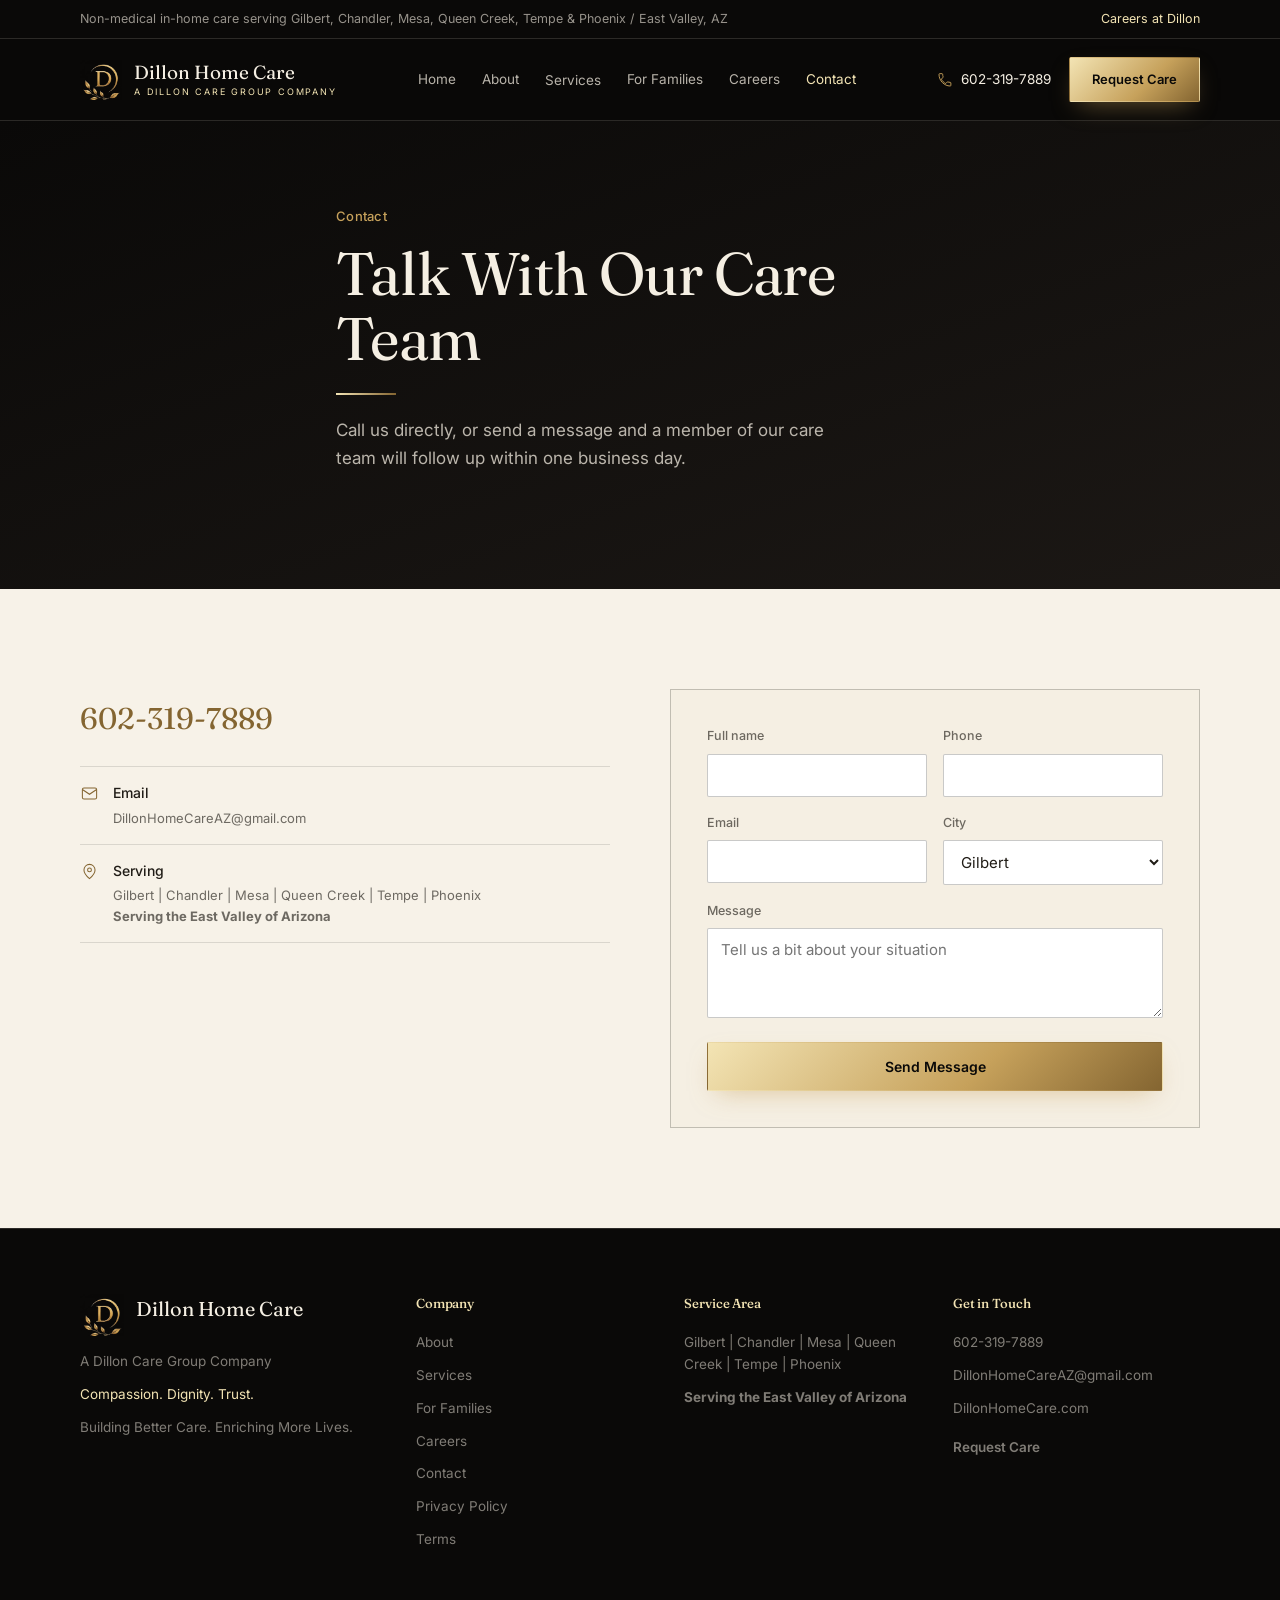
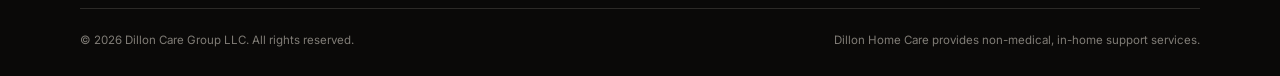
<file: contact.html>
<!DOCTYPE html>
<html lang="en">
<head>
<meta charset="UTF-8">
<meta name="viewport" content="width=device-width, initial-scale=1.0">
<title>Contact Dillon Home Care | East Valley, AZ</title>
<meta name="description" content="Contact Dillon Home Care — call 602-319-7889 or send a message. Serving Gilbert, Chandler, Mesa, Queen Creek, Tempe &amp; Phoenix, AZ.">
<link rel="canonical" href="https://dillonhomecare.com/contact.html">
<meta name="robots" content="index, follow">
<meta property="og:type" content="website">
<meta property="og:title" content="Contact Dillon Home Care | East Valley, AZ">
<meta property="og:description" content="Contact Dillon Home Care — call 602-319-7889 or send a message. Serving Gilbert, Chandler, Mesa, Queen Creek, Tempe &amp; Phoenix, AZ.">
<meta property="og:url" content="https://dillonhomecare.com/contact.html">
<meta property="og:image" content="https://dillonhomecare.com/assets/img/caregiver-home-assist.jpg">
<meta property="og:locale" content="en_US">
<meta name="twitter:card" content="summary_large_image">
<link rel="icon" href="favicon.ico" sizes="any">
<link rel="icon" type="image/png" sizes="32x32" href="favicon-32x32.png">
<link rel="icon" type="image/png" sizes="16x16" href="favicon-16x16.png">
<link rel="apple-touch-icon" href="apple-touch-icon.png">
<link rel="preconnect" href="https://fonts.googleapis.com">
<link rel="preconnect" href="https://fonts.gstatic.com" crossorigin>
<link href="https://fonts.googleapis.com/css2?family=Fraunces:opsz,wght@9..144,300;9..144,400;9..144,500;9..144,600;9..144,700&family=Inter:wght@400;500;600&display=swap" rel="stylesheet">
<link rel="stylesheet" href="assets/css/styles.css">
<script type="application/ld+json">
{ "@context": "https://schema.org", "@type": "WebPage", "name": "Contact Dillon Home Care | East Valley, AZ", "url": "https://dillonhomecare.com/contact.html", "isPartOf": { "@type": "WebSite", "name": "Dillon Home Care", "url": "https://dillonhomecare.com/" } }
</script>
<script type="application/ld+json">
{ "@context": "https://schema.org", "@type": "LocalBusiness", "name": "Dillon Home Care", "alternateName": "Dillon Care Group LLC", "url": "https://dillonhomecare.com/", "telephone": "+1-602-319-7889", "email": "DillonHomeCareAZ@gmail.com", "image": "https://dillonhomecare.com/assets/img/dillon-care-group-logo.png", "logo": "https://dillonhomecare.com/assets/img/dillon-care-group-logo.png", "description": "Dillon Home Care provides non-medical, in-home support for seniors and families across Gilbert, Chandler, Mesa, Queen Creek, Tempe, and Phoenix, Arizona.", "areaServed": [{"@type":"City","name":"Gilbert, AZ"},{"@type":"City","name":"Chandler, AZ"},{"@type":"City","name":"Mesa, AZ"},{"@type":"City","name":"Queen Creek, AZ"},{"@type":"City","name":"Tempe, AZ"},{"@type":"City","name":"Phoenix, AZ"}], "address": { "@type": "PostalAddress", "addressRegion": "AZ", "addressCountry": "US" } }
</script>
<script type="application/ld+json">
{ "@context": "https://schema.org", "@type": "BreadcrumbList", "itemListElement": [{"@type":"ListItem","position":1,"name":"Home","item":"https://dillonhomecare.com/"},{"@type":"ListItem","position":2,"name":"Contact","item":"https://dillonhomecare.com/contact.html"}] }
</script>
</head>
<body>
<div class="topbar">
  <div class="wrap">
    <span>Non-medical in-home care serving Gilbert, Chandler, Mesa, Queen Creek, Tempe &amp; Phoenix / East Valley, AZ</span>
    <a href="careers.html" style="background:none;border:none;color:var(--gold-light);cursor:pointer;font-size:12.5px;font-family:'Inter',sans-serif;">Careers at Dillon</a>
  </div>
</div>
<header id="siteHeader">
  <div class="wrap navbar">
    <a href="index.html" class="brandmark" aria-label="Dillon Home Care, home">
      <img src="assets/img/dillon-care-group-logo.png" alt="Dillon Care Group logo" width="42" height="42">
      <span class="bm-text">
        <span class="bm-name">Dillon Home Care</span>
        <span class="bm-sub">A DILLON CARE GROUP COMPANY</span>
      </span>
    </a>
    <nav class="primary-nav" aria-label="Primary" id="desktopNav">
      <a data-page="home" href="index.html">Home</a>
      <a data-page="about" href="about.html">About</a>
      <div class="navdrop">
        <a data-page="services" href="services.html">Services</a>
        <div class="navdrop-panel">
          <a href="services.html#daily-living">Daily Living Support</a>
          <a href="services.html#extra-support">Extra Support &amp; Coverage</a>
        </div>
      </div>
      <a data-page="find-care" href="find-care.html">For Families</a>
      <a data-page="careers" href="careers.html">Careers</a>
      <a data-page="contact" href="contact.html" class="current">Contact</a>
    </nav>
    <div class="nav-right">
      <a class="nav-phone" href="tel:+16023197889">
        <svg width="16" height="16" viewBox="0 0 24 24" fill="none" stroke="currentColor" stroke-width="1.4"><path d="M6.6 10.8c1.4 2.8 3.7 5.1 6.5 6.5l2.2-2.2c.3-.3.7-.4 1-.2 1.1.4 2.3.6 3.5.6.6 0 1 .4 1 1V20c0 .6-.4 1-1 1C10.9 21 3 13.1 3 3.5c0-.6.4-1 1-1H7.5c.6 0 1 .4 1 1 0 1.2.2 2.4.6 3.5.1.3 0 .7-.2 1L6.6 10.8z"/></svg>
        <span>602-319-7889</span>
      </a>
      <a class="btn btn-gold btn-small" href="find-care.html">Request Care</a>
      <button class="nav-toggle" id="navToggle" aria-label="Open menu" aria-expanded="false">
        <svg width="24" height="24" viewBox="0 0 24 24" fill="none" stroke="currentColor" stroke-width="1.5"><line x1="3" y1="7" x2="21" y2="7"/><line x1="3" y1="12" x2="21" y2="12"/><line x1="3" y1="17" x2="21" y2="17"/></svg>
      </button>
    </div>
  </div>
</header>
<div id="mobileMenu">
  <button class="mm-close" id="mmClose">Close ✕</button>
  <a href="index.html">Home</a>
  <a href="about.html">About</a>
  <a href="services.html">Services</a>
  <a href="find-care.html">For Families</a>
  <a href="careers.html">Careers</a>
  <a href="contact.html">Contact</a>
  <a href="tel:+16023197889" style="color:var(--gold-light);">Call 602-319-7889</a>
</div>
<main>
<section class="hero hero-sm dark" style="background:linear-gradient(160deg,var(--black),var(--charcoal));">
    <div class="wrap">
      <div class="eyebrow">Contact</div>
      <h1>Talk With Our Care Team</h1>
      <hr class="rule-gold">
      <p class="hero-sub">Call us directly, or send a message and a member of our care team will follow up within one business day.</p>
    </div>
  </section>

  <section class="pad-lg ivory">
    <div class="wrap">
      <div class="split" style="align-items:flex-start;">
        <div>
          <a href="tel:+16023197889" class="big-phone">602-319-7889</a>
          <div class="info-row">
            <svg viewBox="0 0 24 24" fill="none" stroke="currentColor" stroke-width="1.3"><rect x="3" y="5" width="18" height="14" rx="2"/><path d="M3 7l9 6 9-6"/></svg>
            <div><div class="info-row-title">Email</div><div class="info-row-sub"><a href="mailto:DillonHomeCareAZ@gmail.com" style="text-decoration:none;color:inherit;">DillonHomeCareAZ@gmail.com</a></div></div>
          </div>
          <div class="info-row">
            <svg viewBox="0 0 24 24" fill="none" stroke="currentColor" stroke-width="1.3"><path d="M12 21s-7-6-7-11a7 7 0 0 1 14 0c0 5-7 11-7 11z"/><circle cx="12" cy="10" r="2.4"/></svg>
            <div><div class="info-row-title">Serving</div><div class="info-row-sub">Gilbert | Chandler | Mesa | Queen Creek | Tempe | Phoenix<br><strong>Serving the East Valley of Arizona</strong></div></div>
          </div>
        </div>
        <div class="form-card">
          <form data-simple-form>
            <div class="form-row">
              <div class="field"><label for="ctName">Full name</label><input id="ctName" type="text" required></div>
              <div class="field"><label for="ctPhone">Phone</label><input id="ctPhone" type="tel" required></div>
            </div>
            <div class="form-row">
              <div class="field"><label for="ctEmail">Email</label><input id="ctEmail" type="email"></div>
              <div class="field"><label for="ctArea">City</label>
                <select id="ctArea"><option>Gilbert</option><option>Chandler</option><option>Mesa</option><option>Queen Creek</option><option>Tempe</option><option>Phoenix / East Valley</option></select>
              </div>
            </div>
            <div class="field"><label for="ctMsg">Message</label><textarea id="ctMsg" placeholder="Tell us a bit about your situation"></textarea></div>
            <div class="field-error">Please enter your name and phone number.</div>
            <button type="submit" class="btn btn-gold btn-block">Send Message</button>
          </form>
          <div class="form-confirm">
            <svg viewBox="0 0 24 24" fill="none" stroke="currentColor" stroke-width="1.4"><circle cx="12" cy="12" r="10"/><path d="M8 12.5l2.5 2.5L16 9"/></svg>
            <h2 style="font-size:22px;margin:0 0 10px;color:var(--text-dark);">Thank you.</h2>
            <p style="color:var(--text-dark-muted);">A member of our care team will call you back within one business day.</p>
          </div>
        </div>
      </div>
    </div>
  </section>

</div>

<!-- ============ PRIVACY POLICY ============ -->
</main>
<footer>
  <div class="wrap">
    <div class="footer-grid">
      <div class="footer-col">
        <div class="footer-brand">
          <img src="assets/img/dillon-care-group-logo.png" alt="Dillon Care Group logo">
          <span class="bm-name">Dillon Home Care</span>
        </div>
        <p style="color:var(--ivory-faint);">A Dillon Care Group Company</p>
        <p style="margin-top:8px;color:var(--gold-light);">Compassion. Dignity. Trust.</p>
        <p style="margin-top:8px;color:var(--ivory-faint);">Building Better Care. Enriching More Lives.</p>
      </div>
      <div class="footer-col">
        <h4>Company</h4>
        <a href="about.html">About</a>
        <a href="services.html">Services</a>
        <a href="find-care.html">For Families</a>
        <a href="careers.html">Careers</a>
        <a href="contact.html">Contact</a>
        <a href="privacy.html">Privacy Policy</a>
        <a href="terms.html">Terms</a>
      </div>
      <div class="footer-col">
        <h4>Service Area</h4>
        <span>Gilbert | Chandler | Mesa | Queen Creek | Tempe | Phoenix</span>
        <span><strong>Serving the East Valley of Arizona</strong></span>
      </div>
      <div class="footer-col">
        <h4>Get in Touch</h4>
        <a href="tel:+16023197889">602-319-7889</a>
        <a href="mailto:DillonHomeCareAZ@gmail.com">DillonHomeCareAZ@gmail.com</a>
        <a href="index.html">DillonHomeCare.com</a>
        <a class="btn btn-outline-ivory btn-small" href="find-care.html" style="margin-top:6px;display:inline-flex;">Request Care</a>
      </div>
    </div>
    <div class="footer-bottom">
      <span>&copy; 2026 Dillon Care Group LLC. All rights reserved.</span>
      <span>Dillon Home Care provides non-medical, in-home support services.</span>
    </div>
  </div>
</footer>
<a href="tel:+16023197889" class="float-call" aria-label="Call Dillon Home Care">
  <svg width="22" height="22" viewBox="0 0 24 24" fill="none" stroke="currentColor" stroke-width="1.6"><path d="M6.6 10.8c1.4 2.8 3.7 5.1 6.5 6.5l2.2-2.2c.3-.3.7-.4 1-.2 1.1.4 2.3.6 3.5.6.6 0 1 .4 1 1V20c0 .6-.4 1-1 1C10.9 21 3 13.1 3 3.5c0-.6.4-1 1-1H7.5c.6 0 1 .4 1 1 0 1.2.2 2.4.6 3.5.1.3 0 .7-.2 1L6.6 10.8z"/></svg>
</a>
<script src="assets/js/script.js"></script>
</body>
</html>
</file>
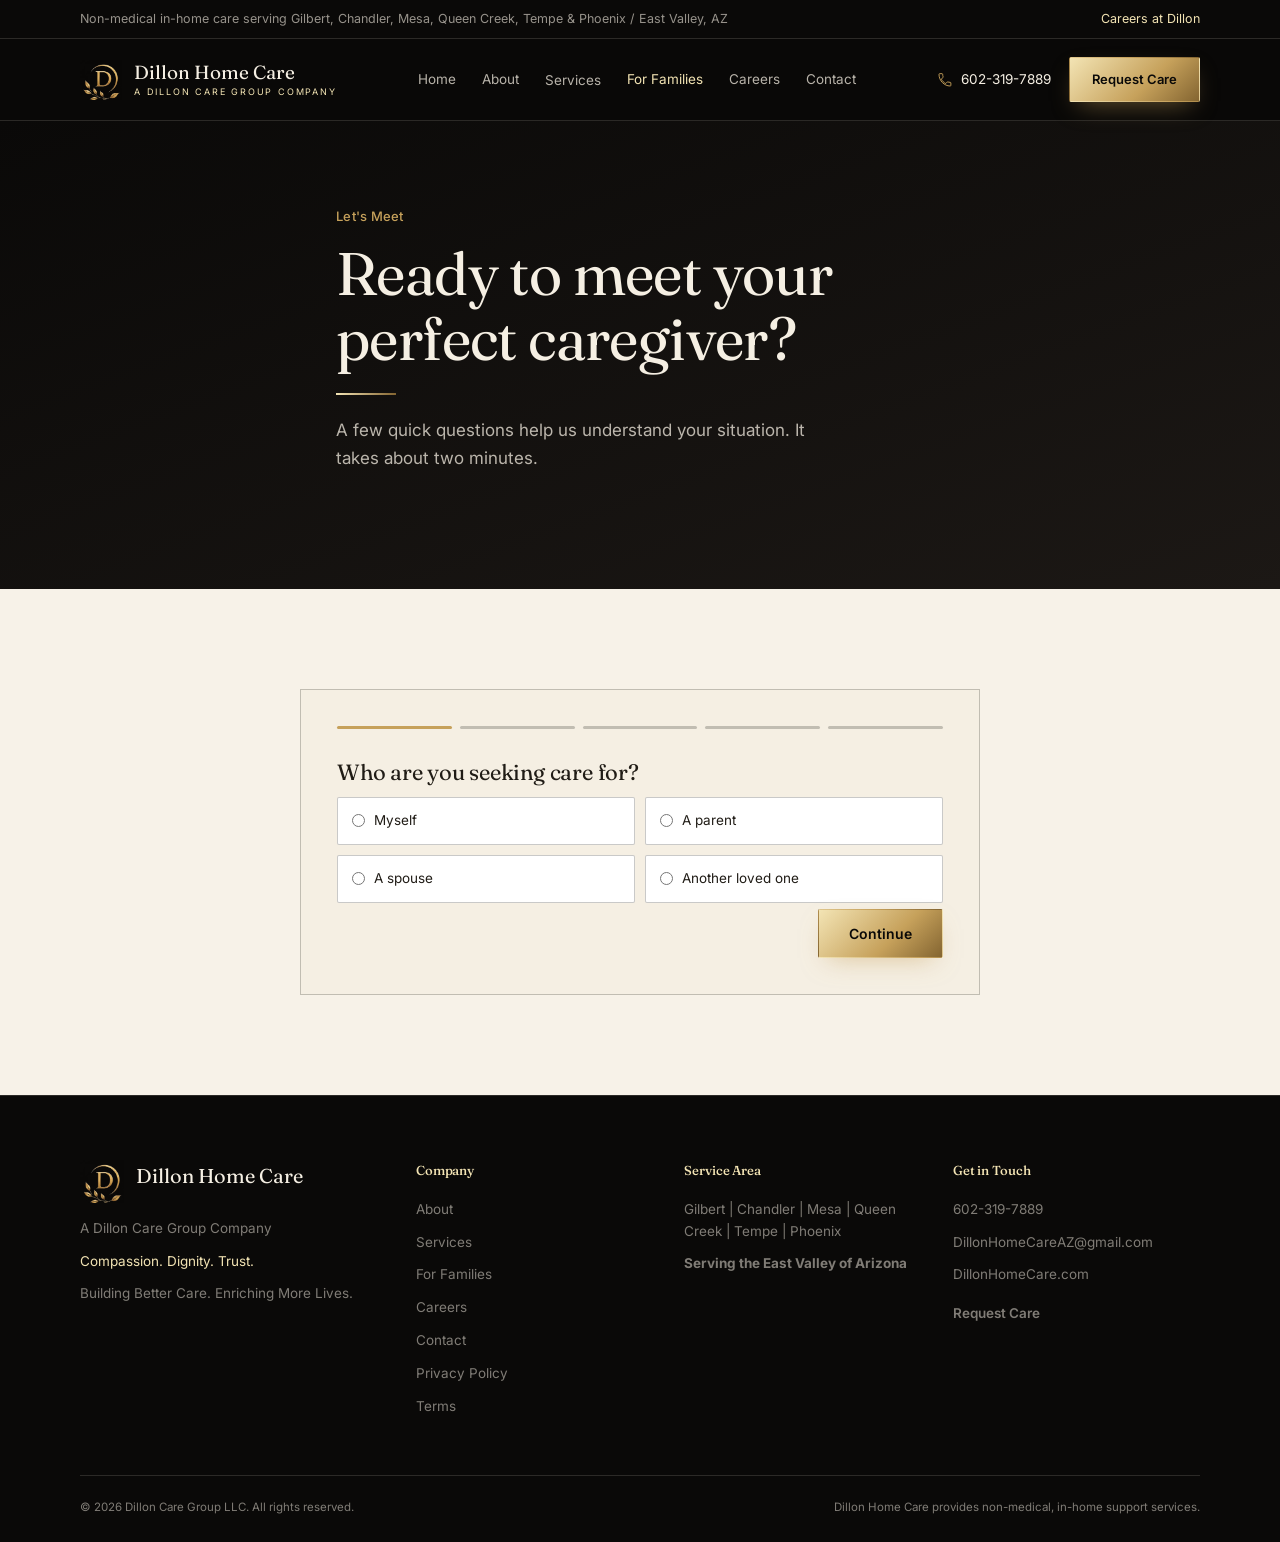
<file: find-care.html>
<!DOCTYPE html>
<html lang="en">
<head>
<meta charset="UTF-8">
<meta name="viewport" content="width=device-width, initial-scale=1.0">
<title>Request a Care Consultation | Dillon Home Care</title>
<meta name="description" content="Request a free care consultation with Dillon Home Care. Tell us about your situation and we'll follow up within one business day.">
<link rel="canonical" href="https://dillonhomecare.com/find-care.html">
<meta name="robots" content="index, follow">
<meta property="og:type" content="website">
<meta property="og:title" content="Request a Care Consultation | Dillon Home Care">
<meta property="og:description" content="Request a free care consultation with Dillon Home Care. Tell us about your situation and we'll follow up within one business day.">
<meta property="og:url" content="https://dillonhomecare.com/find-care.html">
<meta property="og:image" content="https://dillonhomecare.com/assets/img/caregiver-home-assist.jpg">
<meta property="og:locale" content="en_US">
<meta name="twitter:card" content="summary_large_image">
<link rel="icon" href="favicon.ico" sizes="any">
<link rel="icon" type="image/png" sizes="32x32" href="favicon-32x32.png">
<link rel="icon" type="image/png" sizes="16x16" href="favicon-16x16.png">
<link rel="apple-touch-icon" href="apple-touch-icon.png">
<link rel="preconnect" href="https://fonts.googleapis.com">
<link rel="preconnect" href="https://fonts.gstatic.com" crossorigin>
<link href="https://fonts.googleapis.com/css2?family=Fraunces:opsz,wght@9..144,300;9..144,400;9..144,500;9..144,600;9..144,700&family=Inter:wght@400;500;600&display=swap" rel="stylesheet">
<link rel="stylesheet" href="assets/css/styles.css">
<script type="application/ld+json">
{ "@context": "https://schema.org", "@type": "WebPage", "name": "Request a Care Consultation | Dillon Home Care", "url": "https://dillonhomecare.com/find-care.html", "isPartOf": { "@type": "WebSite", "name": "Dillon Home Care", "url": "https://dillonhomecare.com/" } }
</script>
<script type="application/ld+json">
{ "@context": "https://schema.org", "@type": "BreadcrumbList", "itemListElement": [{"@type":"ListItem","position":1,"name":"Home","item":"https://dillonhomecare.com/"},{"@type":"ListItem","position":2,"name":"Find Care","item":"https://dillonhomecare.com/find-care.html"}] }
</script>
</head>
<body>
<div class="topbar">
  <div class="wrap">
    <span>Non-medical in-home care serving Gilbert, Chandler, Mesa, Queen Creek, Tempe &amp; Phoenix / East Valley, AZ</span>
    <a href="careers.html" style="background:none;border:none;color:var(--gold-light);cursor:pointer;font-size:12.5px;font-family:'Inter',sans-serif;">Careers at Dillon</a>
  </div>
</div>
<header id="siteHeader">
  <div class="wrap navbar">
    <a href="index.html" class="brandmark" aria-label="Dillon Home Care, home">
      <img src="assets/img/dillon-care-group-logo.png" alt="Dillon Care Group logo" width="42" height="42">
      <span class="bm-text">
        <span class="bm-name">Dillon Home Care</span>
        <span class="bm-sub">A DILLON CARE GROUP COMPANY</span>
      </span>
    </a>
    <nav class="primary-nav" aria-label="Primary" id="desktopNav">
      <a data-page="home" href="index.html">Home</a>
      <a data-page="about" href="about.html">About</a>
      <div class="navdrop">
        <a data-page="services" href="services.html">Services</a>
        <div class="navdrop-panel">
          <a href="services.html#daily-living">Daily Living Support</a>
          <a href="services.html#extra-support">Extra Support &amp; Coverage</a>
        </div>
      </div>
      <a data-page="find-care" href="find-care.html" class="current">For Families</a>
      <a data-page="careers" href="careers.html">Careers</a>
      <a data-page="contact" href="contact.html">Contact</a>
    </nav>
    <div class="nav-right">
      <a class="nav-phone" href="tel:+16023197889">
        <svg width="16" height="16" viewBox="0 0 24 24" fill="none" stroke="currentColor" stroke-width="1.4"><path d="M6.6 10.8c1.4 2.8 3.7 5.1 6.5 6.5l2.2-2.2c.3-.3.7-.4 1-.2 1.1.4 2.3.6 3.5.6.6 0 1 .4 1 1V20c0 .6-.4 1-1 1C10.9 21 3 13.1 3 3.5c0-.6.4-1 1-1H7.5c.6 0 1 .4 1 1 0 1.2.2 2.4.6 3.5.1.3 0 .7-.2 1L6.6 10.8z"/></svg>
        <span>602-319-7889</span>
      </a>
      <a class="btn btn-gold btn-small" href="find-care.html">Request Care</a>
      <button class="nav-toggle" id="navToggle" aria-label="Open menu" aria-expanded="false">
        <svg width="24" height="24" viewBox="0 0 24 24" fill="none" stroke="currentColor" stroke-width="1.5"><line x1="3" y1="7" x2="21" y2="7"/><line x1="3" y1="12" x2="21" y2="12"/><line x1="3" y1="17" x2="21" y2="17"/></svg>
      </button>
    </div>
  </div>
</header>
<div id="mobileMenu">
  <button class="mm-close" id="mmClose">Close ✕</button>
  <a href="index.html">Home</a>
  <a href="about.html">About</a>
  <a href="services.html">Services</a>
  <a href="find-care.html">For Families</a>
  <a href="careers.html">Careers</a>
  <a href="contact.html">Contact</a>
  <a href="tel:+16023197889" style="color:var(--gold-light);">Call 602-319-7889</a>
</div>
<main>
<section class="hero hero-sm dark" style="background:linear-gradient(160deg,var(--black),var(--charcoal));">
    <div class="wrap">
      <div class="eyebrow">Let's Meet</div>
      <h1>Ready to meet your perfect caregiver?</h1>
      <hr class="rule-gold">
      <p class="hero-sub">A few quick questions help us understand your situation. It takes about two minutes.</p>
    </div>
  </section>

  <section class="pad-lg ivory">
    <div class="wrap" style="max-width:760px;">
      <div class="form-card">
        <div class="step-progress">
          <div class="step-dot done"></div><div class="step-dot"></div><div class="step-dot"></div><div class="step-dot"></div><div class="step-dot"></div>
        </div>
        <form id="careWizard">
          <div class="form-step active">
            <h2 style="font-size:22px;margin:0 0 6px;">Who are you seeking care for?</h2>
            <div class="choice-grid">
              <label class="choice-card"><input type="radio" name="who" required> Myself</label>
              <label class="choice-card"><input type="radio" name="who"> A parent</label>
              <label class="choice-card"><input type="radio" name="who"> A spouse</label>
              <label class="choice-card"><input type="radio" name="who"> Another loved one</label>
            </div>
            <div class="field-error">Please select who needs care.</div>
            <div class="step-actions"><span></span><button type="button" class="btn btn-gold" data-next>Continue</button></div>
          </div>

          <div class="form-step">
            <h2 style="font-size:22px;margin:0 0 6px;">What type of support are you looking for?</h2>
            <p style="font-size:13.5px;margin:0 0 16px;color:var(--text-dark-muted);">Select all that apply.</p>
            <div class="choice-grid">
              <label class="choice-card"><input type="checkbox"> Companionship</label>
              <label class="choice-card"><input type="checkbox"> Meal preparation</label>
              <label class="choice-card"><input type="checkbox"> Light housekeeping</label>
              <label class="choice-card"><input type="checkbox"> Transportation</label>
              <label class="choice-card"><input type="checkbox"> Medication reminders</label>
              <label class="choice-card"><input type="checkbox"> Respite care</label>
              <label class="choice-card"><input type="checkbox"> Standby assistance</label>
              <label class="choice-card"><input type="checkbox"> Not sure yet</label>
            </div>
            <div class="step-actions"><button type="button" class="btn btn-outline-dark" data-prev>Back</button><button type="button" class="btn btn-gold" data-next>Continue</button></div>
          </div>

          <div class="form-step">
            <h2 style="font-size:22px;margin:0 0 6px;">Location &amp; timing</h2>
            <div class="field"><label for="fLocation">What city is care needed in?</label>
              <select id="fLocation" required><option value="">Select a city</option><option>Gilbert</option><option>Chandler</option><option>Mesa</option><option>Queen Creek</option><option>Tempe</option><option>Phoenix / East Valley</option></select>
            </div>
            <div class="field-error">Please select a city.</div>
            <div class="field"><label for="fStart">When would you ideally like care to begin?</label>
              <select id="fStart"><option>As soon as possible</option><option>Within the next two weeks</option><option>Within the next month</option><option>Just researching for now</option></select>
            </div>
            <div class="field"><label for="fFrequency">How often are you looking for care?</label>
              <select id="fFrequency"><option>A few hours a week</option><option>Daily visits</option><option>Overnight care</option><option>24-hour care</option><option>Not sure yet</option></select>
            </div>
            <div class="field"><label for="fHours">Approximately how many hours of care do you anticipate needing each week?</label>
              <select id="fHours"><option>Fewer than 10 hours</option><option>10–20 hours</option><option>20–40 hours</option><option>40+ hours</option><option>Not sure yet</option></select>
            </div>
            <div class="step-actions"><button type="button" class="btn btn-outline-dark" data-prev>Back</button><button type="button" class="btn btn-gold" data-next>Continue</button></div>
          </div>

          <div class="form-step">
            <h2 style="font-size:22px;margin:0 0 6px;">Tell us more</h2>
            <div class="field"><label for="fImportant">What are the most important things you would like help with?</label><textarea id="fImportant"></textarea></div>
            <div class="field"><label for="fNotes">Is there anything important our care team should know before contacting you?</label><textarea id="fNotes"></textarea></div>
            <div class="step-actions"><button type="button" class="btn btn-outline-dark" data-prev>Back</button><button type="button" class="btn btn-gold" data-next>Continue</button></div>
          </div>

          <div class="form-step">
            <h2 style="font-size:22px;margin:0 0 6px;">How can we reach you?</h2>
            <div class="field"><label for="fContactMethod">What is the best way for us to contact you?</label>
              <select id="fContactMethod"><option>Phone call</option><option>Text message</option><option>Email</option></select>
            </div>
            <div class="form-row">
              <div class="field"><label for="fName">Full name</label><input id="fName" type="text" required></div>
              <div class="field"><label for="fPhone">Phone</label><input id="fPhone" type="tel" required></div>
            </div>
            <div class="field"><label for="fEmail">Email (optional)</label><input id="fEmail" type="email"></div>
            <p style="font-size:12.5px;color:var(--text-dark-muted);margin:4px 0 18px;">For your privacy, please do not submit sensitive medical, financial, Social Security, insurance, or other confidential information through this initial inquiry form.</p>
            <div class="field-error">Please enter your name and phone number.</div>
            <div class="step-actions"><button type="button" class="btn btn-outline-dark" data-prev>Back</button><button type="submit" class="btn btn-gold">Request a Care Consultation</button></div>
          </div>
        </form>
        <div id="wizardConfirm" class="form-confirm">
          <svg viewBox="0 0 24 24" fill="none" stroke="currentColor" stroke-width="1.4"><circle cx="12" cy="12" r="10"/><path d="M8 12.5l2.5 2.5L16 9"/></svg>
          <h2 style="font-size:22px;margin:0 0 10px;color:var(--text-dark);">Thank you.</h2>
          <p style="color:var(--text-dark-muted);">A member of our care team will call you back within one business day. For anything urgent, reach us at <a href="tel:+16023197889" style="color:var(--gold-deep);text-decoration:none;font-weight:600;">602-319-7889</a>.</p>
        </div>
      </div>
    </div>
  </section>

</div>

<!-- ============ CAREERS ============ -->
</main>
<footer>
  <div class="wrap">
    <div class="footer-grid">
      <div class="footer-col">
        <div class="footer-brand">
          <img src="assets/img/dillon-care-group-logo.png" alt="Dillon Care Group logo">
          <span class="bm-name">Dillon Home Care</span>
        </div>
        <p style="color:var(--ivory-faint);">A Dillon Care Group Company</p>
        <p style="margin-top:8px;color:var(--gold-light);">Compassion. Dignity. Trust.</p>
        <p style="margin-top:8px;color:var(--ivory-faint);">Building Better Care. Enriching More Lives.</p>
      </div>
      <div class="footer-col">
        <h4>Company</h4>
        <a href="about.html">About</a>
        <a href="services.html">Services</a>
        <a href="find-care.html">For Families</a>
        <a href="careers.html">Careers</a>
        <a href="contact.html">Contact</a>
        <a href="privacy.html">Privacy Policy</a>
        <a href="terms.html">Terms</a>
      </div>
      <div class="footer-col">
        <h4>Service Area</h4>
        <span>Gilbert | Chandler | Mesa | Queen Creek | Tempe | Phoenix</span>
        <span><strong>Serving the East Valley of Arizona</strong></span>
      </div>
      <div class="footer-col">
        <h4>Get in Touch</h4>
        <a href="tel:+16023197889">602-319-7889</a>
        <a href="mailto:DillonHomeCareAZ@gmail.com">DillonHomeCareAZ@gmail.com</a>
        <a href="index.html">DillonHomeCare.com</a>
        <a class="btn btn-outline-ivory btn-small" href="find-care.html" style="margin-top:6px;display:inline-flex;">Request Care</a>
      </div>
    </div>
    <div class="footer-bottom">
      <span>&copy; 2026 Dillon Care Group LLC. All rights reserved.</span>
      <span>Dillon Home Care provides non-medical, in-home support services.</span>
    </div>
  </div>
</footer>
<a href="tel:+16023197889" class="float-call" aria-label="Call Dillon Home Care">
  <svg width="22" height="22" viewBox="0 0 24 24" fill="none" stroke="currentColor" stroke-width="1.6"><path d="M6.6 10.8c1.4 2.8 3.7 5.1 6.5 6.5l2.2-2.2c.3-.3.7-.4 1-.2 1.1.4 2.3.6 3.5.6.6 0 1 .4 1 1V20c0 .6-.4 1-1 1C10.9 21 3 13.1 3 3.5c0-.6.4-1 1-1H7.5c.6 0 1 .4 1 1 0 1.2.2 2.4.6 3.5.1.3 0 .7-.2 1L6.6 10.8z"/></svg>
</a>
<script src="assets/js/script.js"></script>
</body>
</html>
</file>
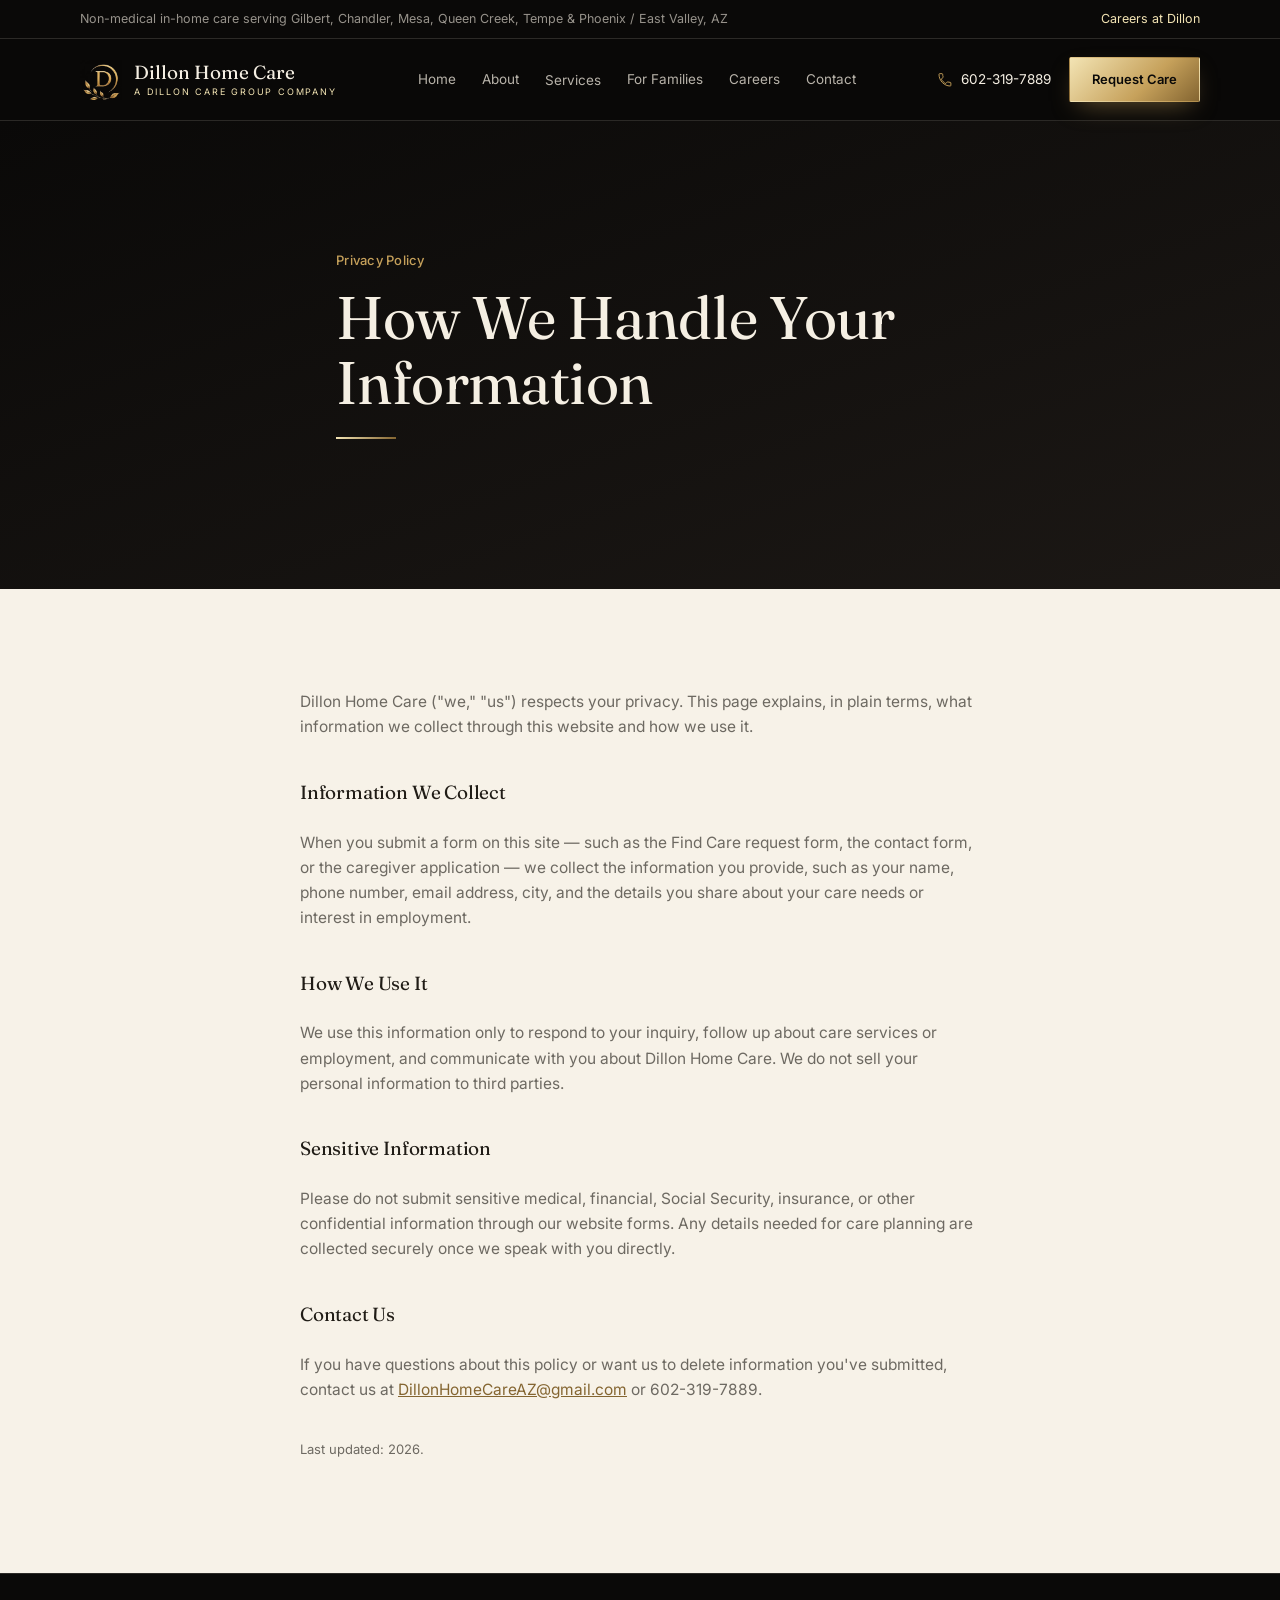
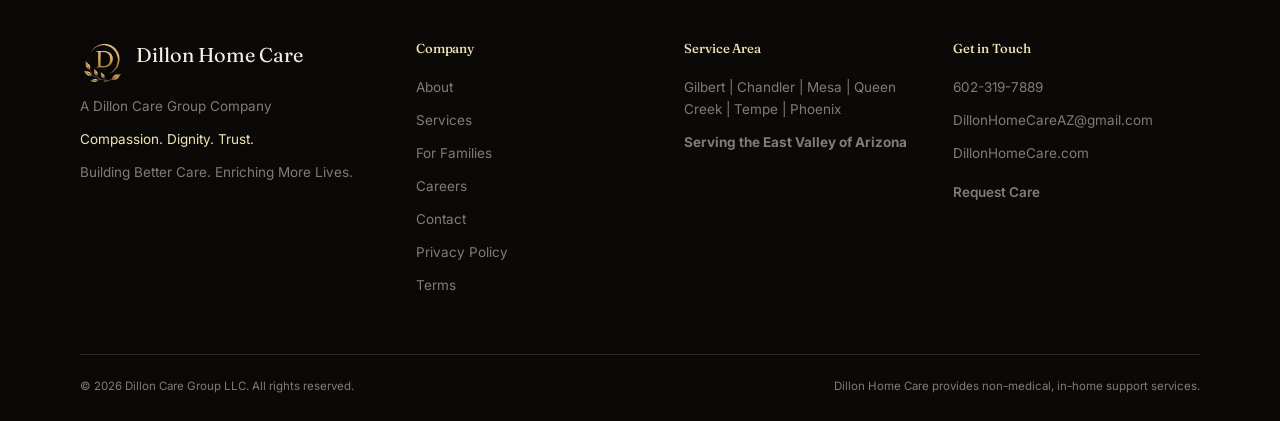
<file: privacy.html>
<!DOCTYPE html>
<html lang="en">
<head>
<meta charset="UTF-8">
<meta name="viewport" content="width=device-width, initial-scale=1.0">
<title>Privacy Policy | Dillon Home Care</title>
<meta name="description" content="How Dillon Home Care collects, uses, and protects information submitted through DillonHomeCare.com.">
<link rel="canonical" href="https://dillonhomecare.com/privacy.html">
<meta name="robots" content="index, follow">
<meta property="og:type" content="website">
<meta property="og:title" content="Privacy Policy | Dillon Home Care">
<meta property="og:description" content="How Dillon Home Care collects, uses, and protects information submitted through DillonHomeCare.com.">
<meta property="og:url" content="https://dillonhomecare.com/privacy.html">
<meta property="og:image" content="https://dillonhomecare.com/assets/img/caregiver-home-assist.jpg">
<meta property="og:locale" content="en_US">
<meta name="twitter:card" content="summary_large_image">
<link rel="icon" href="favicon.ico" sizes="any">
<link rel="icon" type="image/png" sizes="32x32" href="favicon-32x32.png">
<link rel="icon" type="image/png" sizes="16x16" href="favicon-16x16.png">
<link rel="apple-touch-icon" href="apple-touch-icon.png">
<link rel="preconnect" href="https://fonts.googleapis.com">
<link rel="preconnect" href="https://fonts.gstatic.com" crossorigin>
<link href="https://fonts.googleapis.com/css2?family=Fraunces:opsz,wght@9..144,300;9..144,400;9..144,500;9..144,600;9..144,700&family=Inter:wght@400;500;600&display=swap" rel="stylesheet">
<link rel="stylesheet" href="assets/css/styles.css">
<script type="application/ld+json">
{ "@context": "https://schema.org", "@type": "WebPage", "name": "Privacy Policy | Dillon Home Care", "url": "https://dillonhomecare.com/privacy.html", "isPartOf": { "@type": "WebSite", "name": "Dillon Home Care", "url": "https://dillonhomecare.com/" } }
</script>
<script type="application/ld+json">
{ "@context": "https://schema.org", "@type": "BreadcrumbList", "itemListElement": [{"@type":"ListItem","position":1,"name":"Home","item":"https://dillonhomecare.com/"},{"@type":"ListItem","position":2,"name":"Privacy Policy","item":"https://dillonhomecare.com/privacy.html"}] }
</script>
</head>
<body>
<div class="topbar">
  <div class="wrap">
    <span>Non-medical in-home care serving Gilbert, Chandler, Mesa, Queen Creek, Tempe &amp; Phoenix / East Valley, AZ</span>
    <a href="careers.html" style="background:none;border:none;color:var(--gold-light);cursor:pointer;font-size:12.5px;font-family:'Inter',sans-serif;">Careers at Dillon</a>
  </div>
</div>
<header id="siteHeader">
  <div class="wrap navbar">
    <a href="index.html" class="brandmark" aria-label="Dillon Home Care, home">
      <img src="assets/img/dillon-care-group-logo.png" alt="Dillon Care Group logo" width="42" height="42">
      <span class="bm-text">
        <span class="bm-name">Dillon Home Care</span>
        <span class="bm-sub">A DILLON CARE GROUP COMPANY</span>
      </span>
    </a>
    <nav class="primary-nav" aria-label="Primary" id="desktopNav">
      <a data-page="home" href="index.html">Home</a>
      <a data-page="about" href="about.html">About</a>
      <div class="navdrop">
        <a data-page="services" href="services.html">Services</a>
        <div class="navdrop-panel">
          <a href="services.html#daily-living">Daily Living Support</a>
          <a href="services.html#extra-support">Extra Support &amp; Coverage</a>
        </div>
      </div>
      <a data-page="find-care" href="find-care.html">For Families</a>
      <a data-page="careers" href="careers.html">Careers</a>
      <a data-page="contact" href="contact.html">Contact</a>
    </nav>
    <div class="nav-right">
      <a class="nav-phone" href="tel:+16023197889">
        <svg width="16" height="16" viewBox="0 0 24 24" fill="none" stroke="currentColor" stroke-width="1.4"><path d="M6.6 10.8c1.4 2.8 3.7 5.1 6.5 6.5l2.2-2.2c.3-.3.7-.4 1-.2 1.1.4 2.3.6 3.5.6.6 0 1 .4 1 1V20c0 .6-.4 1-1 1C10.9 21 3 13.1 3 3.5c0-.6.4-1 1-1H7.5c.6 0 1 .4 1 1 0 1.2.2 2.4.6 3.5.1.3 0 .7-.2 1L6.6 10.8z"/></svg>
        <span>602-319-7889</span>
      </a>
      <a class="btn btn-gold btn-small" href="find-care.html">Request Care</a>
      <button class="nav-toggle" id="navToggle" aria-label="Open menu" aria-expanded="false">
        <svg width="24" height="24" viewBox="0 0 24 24" fill="none" stroke="currentColor" stroke-width="1.5"><line x1="3" y1="7" x2="21" y2="7"/><line x1="3" y1="12" x2="21" y2="12"/><line x1="3" y1="17" x2="21" y2="17"/></svg>
      </button>
    </div>
  </div>
</header>
<div id="mobileMenu">
  <button class="mm-close" id="mmClose">Close ✕</button>
  <a href="index.html">Home</a>
  <a href="about.html">About</a>
  <a href="services.html">Services</a>
  <a href="find-care.html">For Families</a>
  <a href="careers.html">Careers</a>
  <a href="contact.html">Contact</a>
  <a href="tel:+16023197889" style="color:var(--gold-light);">Call 602-319-7889</a>
</div>
<main>
<section class="hero hero-sm dark" style="background:linear-gradient(160deg,var(--black),var(--charcoal));">
    <div class="wrap">
      <div class="eyebrow">Privacy Policy</div>
      <h1>How We Handle Your Information</h1>
      <hr class="rule-gold">
    </div>
  </section>
  <section class="pad-lg ivory">
    <div class="wrap" style="max-width:760px;">
      <div style="display:grid;gap:22px;font-size:15.5px;color:var(--text-dark-muted);">
        <p>Dillon Home Care ("we," "us") respects your privacy. This page explains, in plain terms, what information we collect through this website and how we use it.</p>
        <h3 style="color:var(--text-dark);font-size:19px;">Information We Collect</h3>
        <p>When you submit a form on this site — such as the Find Care request form, the contact form, or the caregiver application — we collect the information you provide, such as your name, phone number, email address, city, and the details you share about your care needs or interest in employment.</p>
        <h3 style="color:var(--text-dark);font-size:19px;">How We Use It</h3>
        <p>We use this information only to respond to your inquiry, follow up about care services or employment, and communicate with you about Dillon Home Care. We do not sell your personal information to third parties.</p>
        <h3 style="color:var(--text-dark);font-size:19px;">Sensitive Information</h3>
        <p>Please do not submit sensitive medical, financial, Social Security, insurance, or other confidential information through our website forms. Any details needed for care planning are collected securely once we speak with you directly.</p>
        <h3 style="color:var(--text-dark);font-size:19px;">Contact Us</h3>
        <p>If you have questions about this policy or want us to delete information you've submitted, contact us at <a href="mailto:DillonHomeCareAZ@gmail.com" style="color:var(--gold-deep);">DillonHomeCareAZ@gmail.com</a> or 602-319-7889.</p>
        <p style="font-size:13px;color:var(--text-dark-muted);">Last updated: 2026.</p>
      </div>
    </div>
  </section>
</div>

<!-- ============ TERMS ============ -->
</main>
<footer>
  <div class="wrap">
    <div class="footer-grid">
      <div class="footer-col">
        <div class="footer-brand">
          <img src="assets/img/dillon-care-group-logo.png" alt="Dillon Care Group logo">
          <span class="bm-name">Dillon Home Care</span>
        </div>
        <p style="color:var(--ivory-faint);">A Dillon Care Group Company</p>
        <p style="margin-top:8px;color:var(--gold-light);">Compassion. Dignity. Trust.</p>
        <p style="margin-top:8px;color:var(--ivory-faint);">Building Better Care. Enriching More Lives.</p>
      </div>
      <div class="footer-col">
        <h4>Company</h4>
        <a href="about.html">About</a>
        <a href="services.html">Services</a>
        <a href="find-care.html">For Families</a>
        <a href="careers.html">Careers</a>
        <a href="contact.html">Contact</a>
        <a href="privacy.html">Privacy Policy</a>
        <a href="terms.html">Terms</a>
      </div>
      <div class="footer-col">
        <h4>Service Area</h4>
        <span>Gilbert | Chandler | Mesa | Queen Creek | Tempe | Phoenix</span>
        <span><strong>Serving the East Valley of Arizona</strong></span>
      </div>
      <div class="footer-col">
        <h4>Get in Touch</h4>
        <a href="tel:+16023197889">602-319-7889</a>
        <a href="mailto:DillonHomeCareAZ@gmail.com">DillonHomeCareAZ@gmail.com</a>
        <a href="index.html">DillonHomeCare.com</a>
        <a class="btn btn-outline-ivory btn-small" href="find-care.html" style="margin-top:6px;display:inline-flex;">Request Care</a>
      </div>
    </div>
    <div class="footer-bottom">
      <span>&copy; 2026 Dillon Care Group LLC. All rights reserved.</span>
      <span>Dillon Home Care provides non-medical, in-home support services.</span>
    </div>
  </div>
</footer>

<script src="assets/js/script.js"></script>
</body>
</html>
</file>
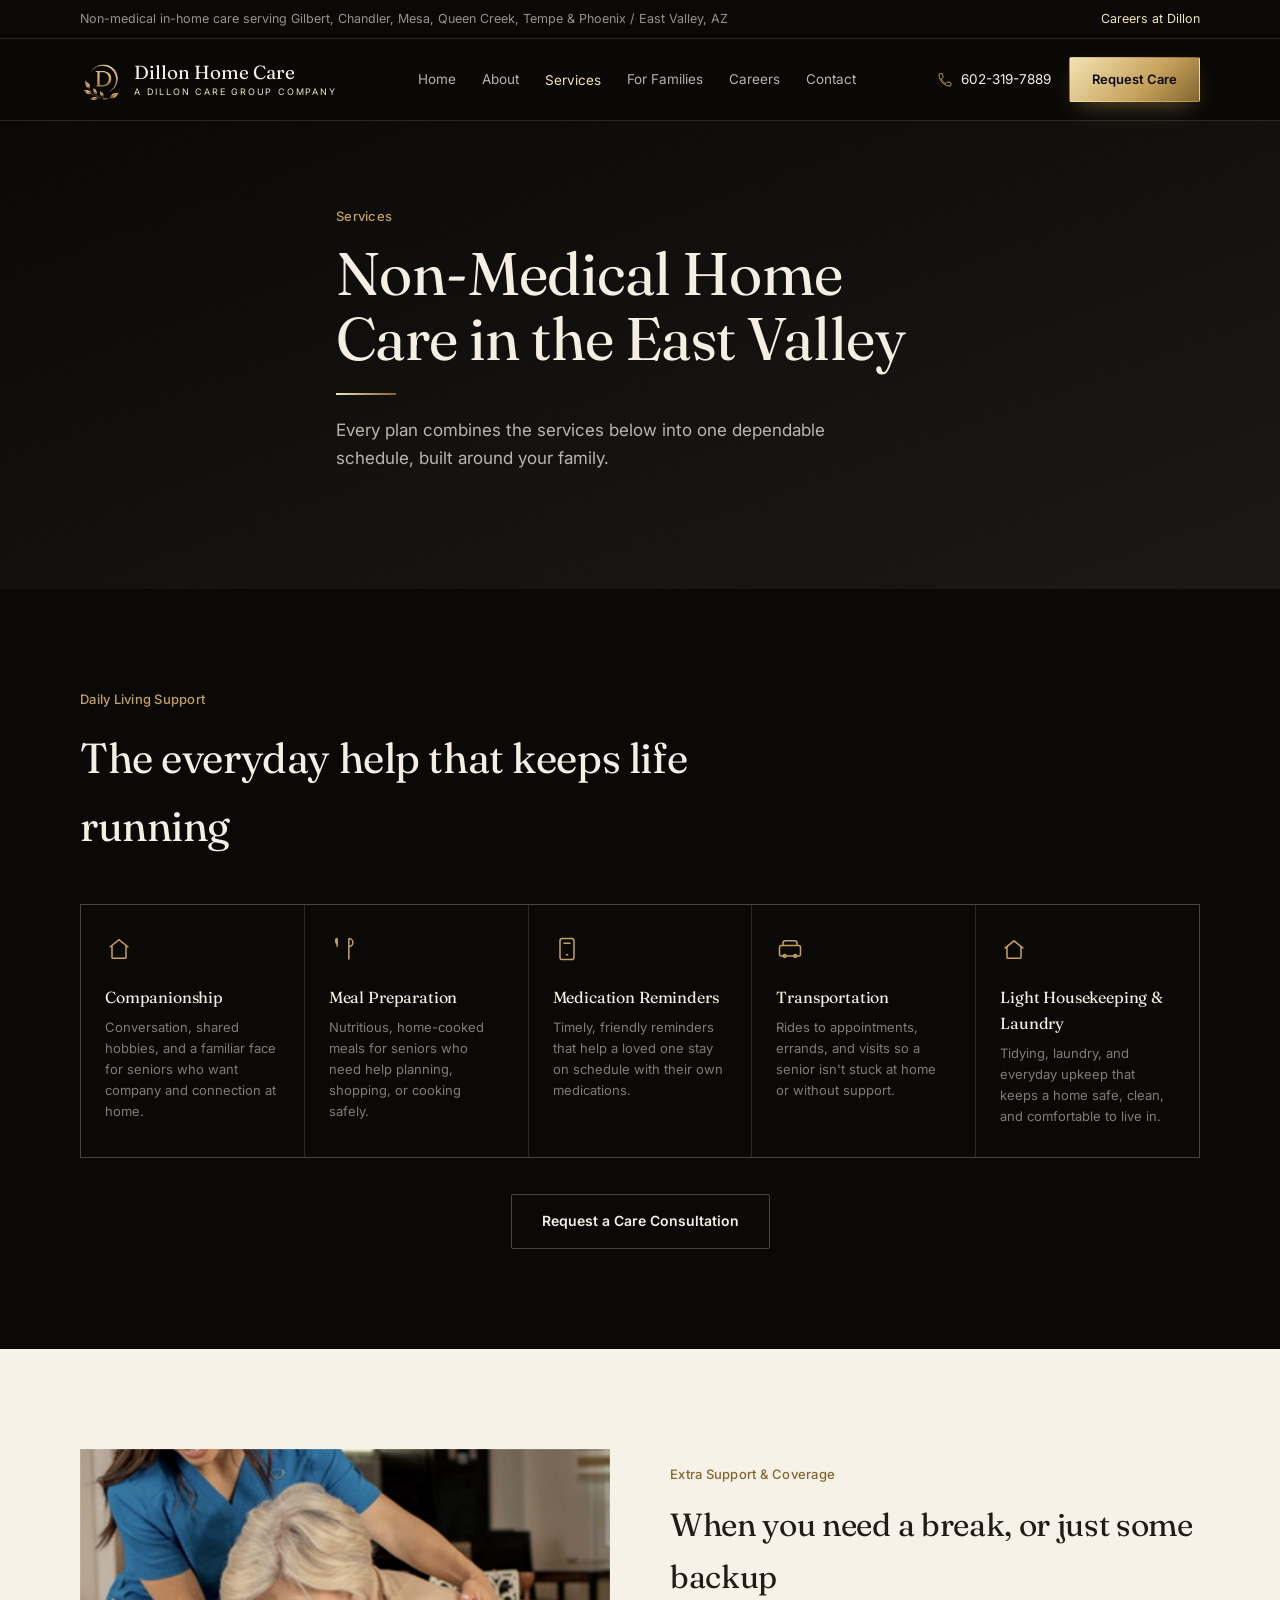
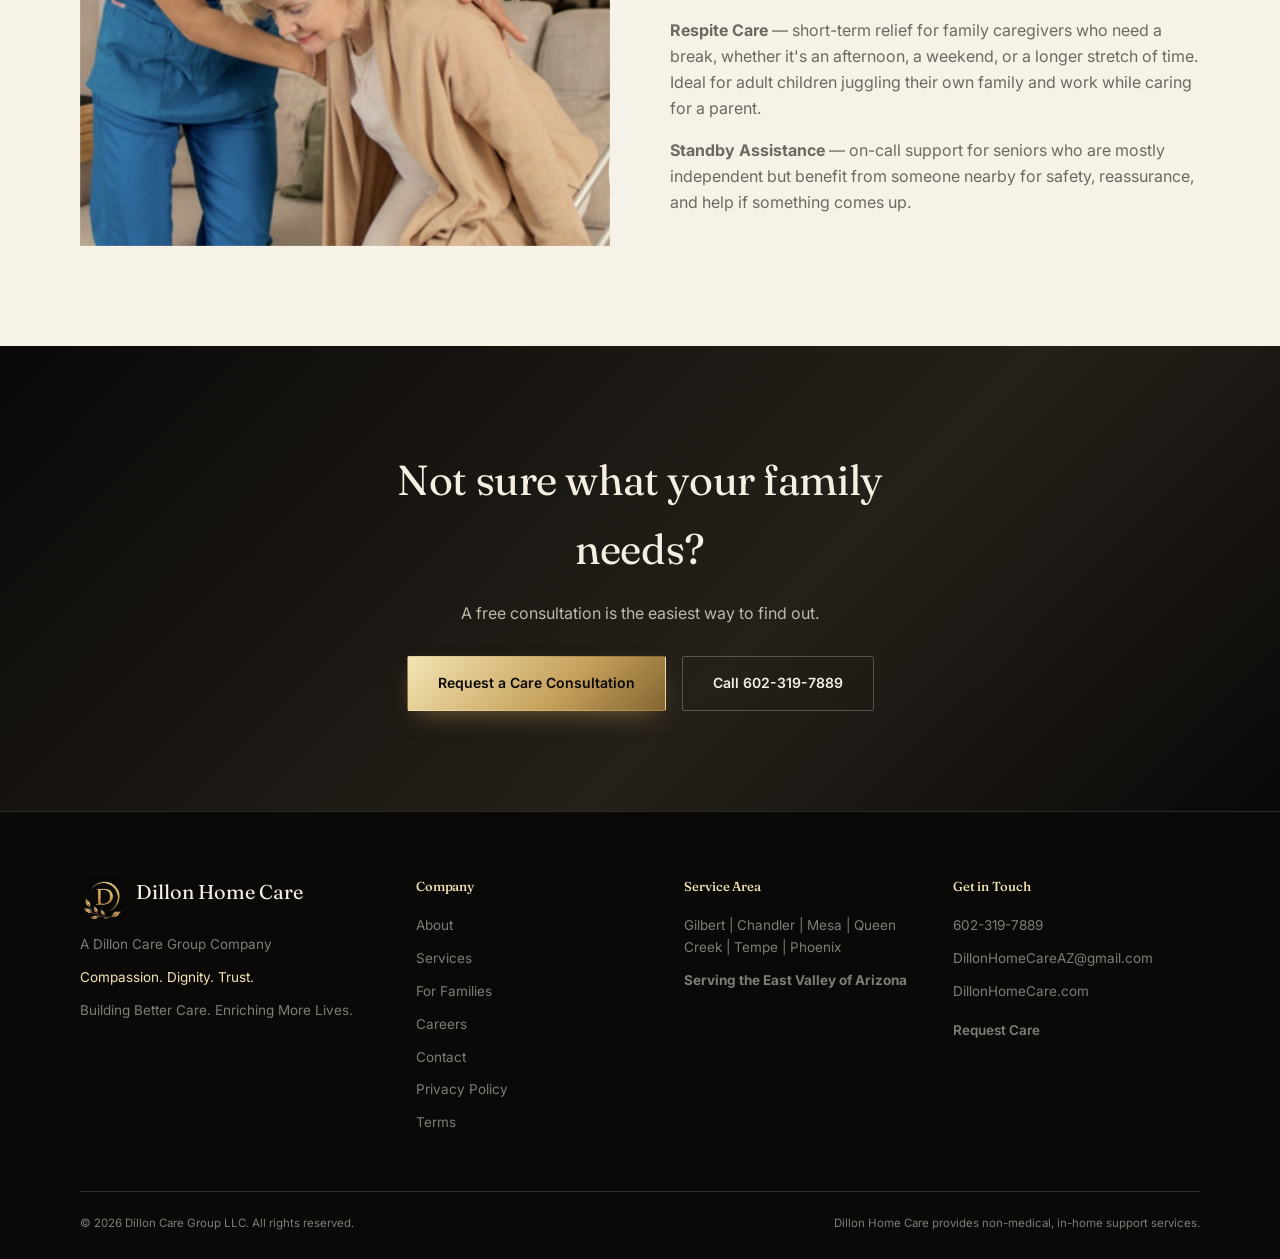
<file: services.html>
<!DOCTYPE html>
<html lang="en">
<head>
<meta charset="UTF-8">
<meta name="viewport" content="width=device-width, initial-scale=1.0">
<title>Home Care Services | Dillon Home Care, East Valley AZ</title>
<meta name="description" content="Companionship, meal preparation, transportation, respite care &amp; more — non-medical home care services across the East Valley, AZ.">
<link rel="canonical" href="https://dillonhomecare.com/services.html">
<meta name="robots" content="index, follow">
<meta property="og:type" content="website">
<meta property="og:title" content="Home Care Services | Dillon Home Care, East Valley AZ">
<meta property="og:description" content="Companionship, meal preparation, transportation, respite care &amp; more — non-medical home care services across the East Valley, AZ.">
<meta property="og:url" content="https://dillonhomecare.com/services.html">
<meta property="og:image" content="https://dillonhomecare.com/assets/img/caregiver-home-assist.jpg">
<meta property="og:locale" content="en_US">
<meta name="twitter:card" content="summary_large_image">
<link rel="icon" href="favicon.ico" sizes="any">
<link rel="icon" type="image/png" sizes="32x32" href="favicon-32x32.png">
<link rel="icon" type="image/png" sizes="16x16" href="favicon-16x16.png">
<link rel="apple-touch-icon" href="apple-touch-icon.png">
<link rel="preconnect" href="https://fonts.googleapis.com">
<link rel="preconnect" href="https://fonts.gstatic.com" crossorigin>
<link href="https://fonts.googleapis.com/css2?family=Fraunces:opsz,wght@9..144,300;9..144,400;9..144,500;9..144,600;9..144,700&family=Inter:wght@400;500;600&display=swap" rel="stylesheet">
<link rel="stylesheet" href="assets/css/styles.css">
<script type="application/ld+json">
{ "@context": "https://schema.org", "@type": "WebPage", "name": "Home Care Services | Dillon Home Care, East Valley AZ", "url": "https://dillonhomecare.com/services.html", "isPartOf": { "@type": "WebSite", "name": "Dillon Home Care", "url": "https://dillonhomecare.com/" } }
</script>
<script type="application/ld+json">
{ "@context": "https://schema.org", "@type": "ItemList", "itemListElement": [{"@type":"Service","position":1,"name":"Companionship","provider":{"@type":"LocalBusiness","name":"Dillon Home Care"}},{"@type":"Service","position":2,"name":"Meal Preparation","provider":{"@type":"LocalBusiness","name":"Dillon Home Care"}},{"@type":"Service","position":3,"name":"Light Housekeeping","provider":{"@type":"LocalBusiness","name":"Dillon Home Care"}},{"@type":"Service","position":4,"name":"Transportation","provider":{"@type":"LocalBusiness","name":"Dillon Home Care"}},{"@type":"Service","position":5,"name":"Medication Reminders","provider":{"@type":"LocalBusiness","name":"Dillon Home Care"}},{"@type":"Service","position":6,"name":"Respite Care","provider":{"@type":"LocalBusiness","name":"Dillon Home Care"}},{"@type":"Service","position":7,"name":"Standby Assistance","provider":{"@type":"LocalBusiness","name":"Dillon Home Care"}}] }
</script>
<script type="application/ld+json">
{ "@context": "https://schema.org", "@type": "BreadcrumbList", "itemListElement": [{"@type":"ListItem","position":1,"name":"Home","item":"https://dillonhomecare.com/"},{"@type":"ListItem","position":2,"name":"Services","item":"https://dillonhomecare.com/services.html"}] }
</script>
</head>
<body>
<div class="topbar">
  <div class="wrap">
    <span>Non-medical in-home care serving Gilbert, Chandler, Mesa, Queen Creek, Tempe &amp; Phoenix / East Valley, AZ</span>
    <a href="careers.html" style="background:none;border:none;color:var(--gold-light);cursor:pointer;font-size:12.5px;font-family:'Inter',sans-serif;">Careers at Dillon</a>
  </div>
</div>
<header id="siteHeader">
  <div class="wrap navbar">
    <a href="index.html" class="brandmark" aria-label="Dillon Home Care, home">
      <img src="assets/img/dillon-care-group-logo.png" alt="Dillon Care Group logo" width="42" height="42">
      <span class="bm-text">
        <span class="bm-name">Dillon Home Care</span>
        <span class="bm-sub">A DILLON CARE GROUP COMPANY</span>
      </span>
    </a>
    <nav class="primary-nav" aria-label="Primary" id="desktopNav">
      <a data-page="home" href="index.html">Home</a>
      <a data-page="about" href="about.html">About</a>
      <div class="navdrop">
        <a data-page="services" href="services.html" class="current">Services</a>
        <div class="navdrop-panel">
          <a href="services.html#daily-living">Daily Living Support</a>
          <a href="services.html#extra-support">Extra Support &amp; Coverage</a>
        </div>
      </div>
      <a data-page="find-care" href="find-care.html">For Families</a>
      <a data-page="careers" href="careers.html">Careers</a>
      <a data-page="contact" href="contact.html">Contact</a>
    </nav>
    <div class="nav-right">
      <a class="nav-phone" href="tel:+16023197889">
        <svg width="16" height="16" viewBox="0 0 24 24" fill="none" stroke="currentColor" stroke-width="1.4"><path d="M6.6 10.8c1.4 2.8 3.7 5.1 6.5 6.5l2.2-2.2c.3-.3.7-.4 1-.2 1.1.4 2.3.6 3.5.6.6 0 1 .4 1 1V20c0 .6-.4 1-1 1C10.9 21 3 13.1 3 3.5c0-.6.4-1 1-1H7.5c.6 0 1 .4 1 1 0 1.2.2 2.4.6 3.5.1.3 0 .7-.2 1L6.6 10.8z"/></svg>
        <span>602-319-7889</span>
      </a>
      <a class="btn btn-gold btn-small" href="find-care.html">Request Care</a>
      <button class="nav-toggle" id="navToggle" aria-label="Open menu" aria-expanded="false">
        <svg width="24" height="24" viewBox="0 0 24 24" fill="none" stroke="currentColor" stroke-width="1.5"><line x1="3" y1="7" x2="21" y2="7"/><line x1="3" y1="12" x2="21" y2="12"/><line x1="3" y1="17" x2="21" y2="17"/></svg>
      </button>
    </div>
  </div>
</header>
<div id="mobileMenu">
  <button class="mm-close" id="mmClose">Close ✕</button>
  <a href="index.html">Home</a>
  <a href="about.html">About</a>
  <a href="services.html">Services</a>
  <a href="find-care.html">For Families</a>
  <a href="careers.html">Careers</a>
  <a href="contact.html">Contact</a>
  <a href="tel:+16023197889" style="color:var(--gold-light);">Call 602-319-7889</a>
</div>
<main>
<section class="hero hero-sm dark" style="background:linear-gradient(160deg,var(--black),var(--charcoal));">
    <div class="wrap">
      <div class="eyebrow">Services</div>
      <h1>Non-Medical Home Care in the East Valley</h1>
      <hr class="rule-gold">
      <p class="hero-sub">Every plan combines the services below into one dependable schedule, built around your family.</p>
    </div>
  </section>

  <section class="pad-lg dark" id="daily-living" style="background:var(--black);">
    <div class="wrap">
      <div class="section-head">
        <div class="eyebrow">Daily Living Support</div>
        <h2>The everyday help that keeps life running</h2>
      </div>
      <div class="dcard-grid">
        <div class="dcard"><svg viewBox="0 0 24 24" fill="none" stroke="currentColor" stroke-width="1.3"><path d="M4 10.5 12 4l8 6.5"/><path d="M6 9v10a1 1 0 0 0 1 1h10a1 1 0 0 0 1-1V9"/></svg><h3>Companionship</h3><p>Conversation, shared hobbies, and a familiar face for seniors who want company and connection at home.</p></div>
        <div class="dcard"><svg viewBox="0 0 24 24" fill="none" stroke="currentColor" stroke-width="1.3"><path d="M7 3v7M7 3c-1.7 0-1.7 3.4 0 5M17 3v18M17 3a2.5 2.5 0 0 1 0 7"/></svg><h3>Meal Preparation</h3><p>Nutritious, home-cooked meals for seniors who need help planning, shopping, or cooking safely.</p></div>
        <div class="dcard"><svg viewBox="0 0 24 24" fill="none" stroke="currentColor" stroke-width="1.3"><rect x="6" y="3" width="12" height="18" rx="2"/><path d="M9 7h6M11 17h2"/></svg><h3>Medication Reminders</h3><p>Timely, friendly reminders that help a loved one stay on schedule with their own medications.</p></div>
        <div class="dcard"><svg viewBox="0 0 24 24" fill="none" stroke="currentColor" stroke-width="1.3"><rect x="3" y="9" width="18" height="9" rx="1.5"/><path d="M6 9V7a2 2 0 0 1 2-2h8a2 2 0 0 1 2 2v2"/><circle cx="7.5" cy="18" r="1.2"/><circle cx="16.5" cy="18" r="1.2"/></svg><h3>Transportation</h3><p>Rides to appointments, errands, and visits so a senior isn't stuck at home or without support.</p></div>
        <div class="dcard"><svg viewBox="0 0 24 24" fill="none" stroke="currentColor" stroke-width="1.3"><path d="M4 11.5 12 5l8 6.5"/><path d="M6 10v9a1 1 0 0 0 1 1h10a1 1 0 0 0 1-1v-9"/></svg><h3>Light Housekeeping &amp; Laundry</h3><p>Tidying, laundry, and everyday upkeep that keeps a home safe, clean, and comfortable to live in.</p></div>
      </div>
      <div style="text-align:center;margin-top:36px;">
        <a class="btn btn-outline-ivory" href="find-care.html">Request a Care Consultation</a>
      </div>
    </div>
  </section>

  <section class="pad-lg ivory" id="extra-support">
    <div class="wrap">
      <div class="split">
        <div class="split-media">
          <img src="assets/img/caregiver-home-assist.jpg" alt="Caregiver providing respite support with a senior client">
        </div>
        <div>
          <div class="eyebrow">Extra Support &amp; Coverage</div>
          <h2 style="font-size:clamp(24px,3vw,32px);margin:0 0 16px;">When you need a break, or just some backup</h2>
          <p><strong>Respite Care</strong> — short-term relief for family caregivers who need a break, whether it's an afternoon, a weekend, or a longer stretch of time. Ideal for adult children juggling their own family and work while caring for a parent.</p>
          <p><strong>Standby Assistance</strong> — on-call support for seniors who are mostly independent but benefit from someone nearby for safety, reassurance, and help if something comes up.</p>
        </div>
      </div>
    </div>
  </section>

  <section class="cta-band dark" style="background:linear-gradient(135deg,var(--black),var(--charcoal-2) 60%,var(--black));">
    <div class="wrap">
      <h2>Not sure what your family needs?</h2>
      <p>A free consultation is the easiest way to find out.</p>
      <div class="cta-actions">
        <a class="btn btn-gold" href="find-care.html">Request a Care Consultation</a>
        <a href="tel:+16023197889" class="btn btn-outline-ivory">Call 602-319-7889</a>
      </div>
    </div>
  </section>

</div>

<!-- ============ FIND CARE ============ -->
</main>
<footer>
  <div class="wrap">
    <div class="footer-grid">
      <div class="footer-col">
        <div class="footer-brand">
          <img src="assets/img/dillon-care-group-logo.png" alt="Dillon Care Group logo">
          <span class="bm-name">Dillon Home Care</span>
        </div>
        <p style="color:var(--ivory-faint);">A Dillon Care Group Company</p>
        <p style="margin-top:8px;color:var(--gold-light);">Compassion. Dignity. Trust.</p>
        <p style="margin-top:8px;color:var(--ivory-faint);">Building Better Care. Enriching More Lives.</p>
      </div>
      <div class="footer-col">
        <h4>Company</h4>
        <a href="about.html">About</a>
        <a href="services.html">Services</a>
        <a href="find-care.html">For Families</a>
        <a href="careers.html">Careers</a>
        <a href="contact.html">Contact</a>
        <a href="privacy.html">Privacy Policy</a>
        <a href="terms.html">Terms</a>
      </div>
      <div class="footer-col">
        <h4>Service Area</h4>
        <span>Gilbert | Chandler | Mesa | Queen Creek | Tempe | Phoenix</span>
        <span><strong>Serving the East Valley of Arizona</strong></span>
      </div>
      <div class="footer-col">
        <h4>Get in Touch</h4>
        <a href="tel:+16023197889">602-319-7889</a>
        <a href="mailto:DillonHomeCareAZ@gmail.com">DillonHomeCareAZ@gmail.com</a>
        <a href="index.html">DillonHomeCare.com</a>
        <a class="btn btn-outline-ivory btn-small" href="find-care.html" style="margin-top:6px;display:inline-flex;">Request Care</a>
      </div>
    </div>
    <div class="footer-bottom">
      <span>&copy; 2026 Dillon Care Group LLC. All rights reserved.</span>
      <span>Dillon Home Care provides non-medical, in-home support services.</span>
    </div>
  </div>
</footer>
<a href="tel:+16023197889" class="float-call" aria-label="Call Dillon Home Care">
  <svg width="22" height="22" viewBox="0 0 24 24" fill="none" stroke="currentColor" stroke-width="1.6"><path d="M6.6 10.8c1.4 2.8 3.7 5.1 6.5 6.5l2.2-2.2c.3-.3.7-.4 1-.2 1.1.4 2.3.6 3.5.6.6 0 1 .4 1 1V20c0 .6-.4 1-1 1C10.9 21 3 13.1 3 3.5c0-.6.4-1 1-1H7.5c.6 0 1 .4 1 1 0 1.2.2 2.4.6 3.5.1.3 0 .7-.2 1L6.6 10.8z"/></svg>
</a>
<script src="assets/js/script.js"></script>
</body>
</html>
</file>
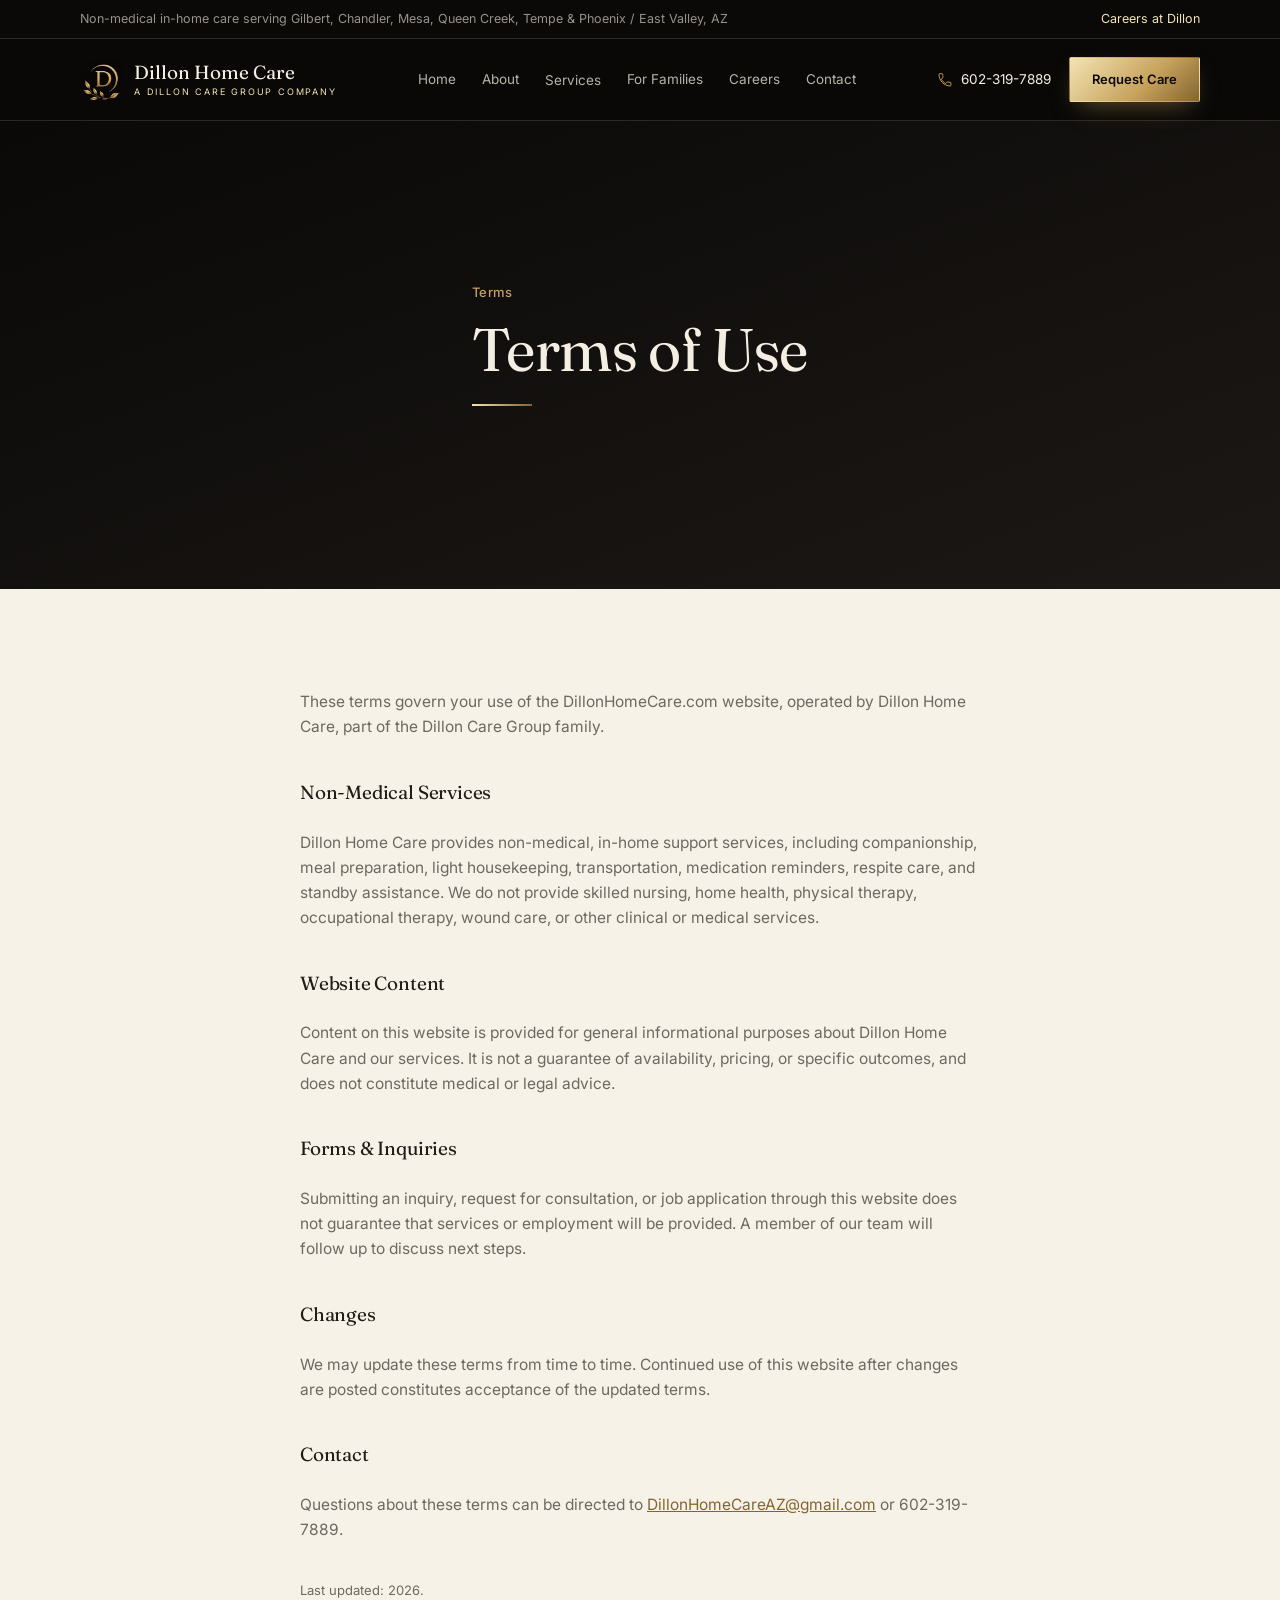
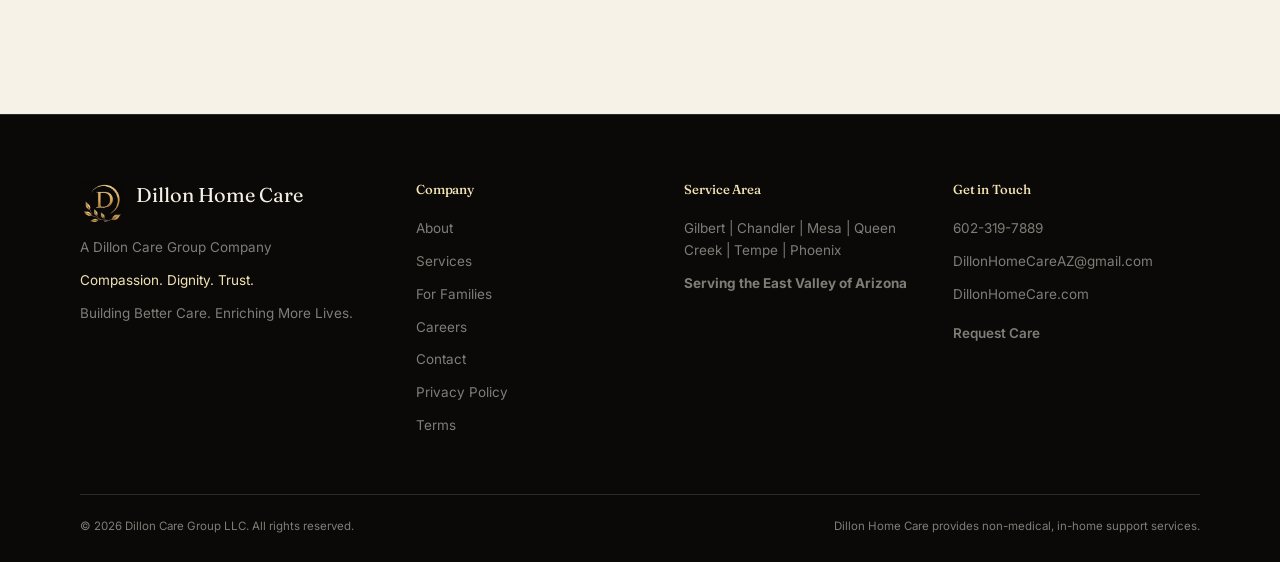
<file: terms.html>
<!DOCTYPE html>
<html lang="en">
<head>
<meta charset="UTF-8">
<meta name="viewport" content="width=device-width, initial-scale=1.0">
<title>Terms of Use | Dillon Home Care</title>
<meta name="description" content="Terms of use for the DillonHomeCare.com website, operated by Dillon Home Care.">
<link rel="canonical" href="https://dillonhomecare.com/terms.html">
<meta name="robots" content="index, follow">
<meta property="og:type" content="website">
<meta property="og:title" content="Terms of Use | Dillon Home Care">
<meta property="og:description" content="Terms of use for the DillonHomeCare.com website, operated by Dillon Home Care.">
<meta property="og:url" content="https://dillonhomecare.com/terms.html">
<meta property="og:image" content="https://dillonhomecare.com/assets/img/caregiver-home-assist.jpg">
<meta property="og:locale" content="en_US">
<meta name="twitter:card" content="summary_large_image">
<link rel="icon" href="favicon.ico" sizes="any">
<link rel="icon" type="image/png" sizes="32x32" href="favicon-32x32.png">
<link rel="icon" type="image/png" sizes="16x16" href="favicon-16x16.png">
<link rel="apple-touch-icon" href="apple-touch-icon.png">
<link rel="preconnect" href="https://fonts.googleapis.com">
<link rel="preconnect" href="https://fonts.gstatic.com" crossorigin>
<link href="https://fonts.googleapis.com/css2?family=Fraunces:opsz,wght@9..144,300;9..144,400;9..144,500;9..144,600;9..144,700&family=Inter:wght@400;500;600&display=swap" rel="stylesheet">
<link rel="stylesheet" href="assets/css/styles.css">
<script type="application/ld+json">
{ "@context": "https://schema.org", "@type": "WebPage", "name": "Terms of Use | Dillon Home Care", "url": "https://dillonhomecare.com/terms.html", "isPartOf": { "@type": "WebSite", "name": "Dillon Home Care", "url": "https://dillonhomecare.com/" } }
</script>
<script type="application/ld+json">
{ "@context": "https://schema.org", "@type": "BreadcrumbList", "itemListElement": [{"@type":"ListItem","position":1,"name":"Home","item":"https://dillonhomecare.com/"},{"@type":"ListItem","position":2,"name":"Terms","item":"https://dillonhomecare.com/terms.html"}] }
</script>
</head>
<body>
<div class="topbar">
  <div class="wrap">
    <span>Non-medical in-home care serving Gilbert, Chandler, Mesa, Queen Creek, Tempe &amp; Phoenix / East Valley, AZ</span>
    <a href="careers.html" style="background:none;border:none;color:var(--gold-light);cursor:pointer;font-size:12.5px;font-family:'Inter',sans-serif;">Careers at Dillon</a>
  </div>
</div>
<header id="siteHeader">
  <div class="wrap navbar">
    <a href="index.html" class="brandmark" aria-label="Dillon Home Care, home">
      <img src="assets/img/dillon-care-group-logo.png" alt="Dillon Care Group logo" width="42" height="42">
      <span class="bm-text">
        <span class="bm-name">Dillon Home Care</span>
        <span class="bm-sub">A DILLON CARE GROUP COMPANY</span>
      </span>
    </a>
    <nav class="primary-nav" aria-label="Primary" id="desktopNav">
      <a data-page="home" href="index.html">Home</a>
      <a data-page="about" href="about.html">About</a>
      <div class="navdrop">
        <a data-page="services" href="services.html">Services</a>
        <div class="navdrop-panel">
          <a href="services.html#daily-living">Daily Living Support</a>
          <a href="services.html#extra-support">Extra Support &amp; Coverage</a>
        </div>
      </div>
      <a data-page="find-care" href="find-care.html">For Families</a>
      <a data-page="careers" href="careers.html">Careers</a>
      <a data-page="contact" href="contact.html">Contact</a>
    </nav>
    <div class="nav-right">
      <a class="nav-phone" href="tel:+16023197889">
        <svg width="16" height="16" viewBox="0 0 24 24" fill="none" stroke="currentColor" stroke-width="1.4"><path d="M6.6 10.8c1.4 2.8 3.7 5.1 6.5 6.5l2.2-2.2c.3-.3.7-.4 1-.2 1.1.4 2.3.6 3.5.6.6 0 1 .4 1 1V20c0 .6-.4 1-1 1C10.9 21 3 13.1 3 3.5c0-.6.4-1 1-1H7.5c.6 0 1 .4 1 1 0 1.2.2 2.4.6 3.5.1.3 0 .7-.2 1L6.6 10.8z"/></svg>
        <span>602-319-7889</span>
      </a>
      <a class="btn btn-gold btn-small" href="find-care.html">Request Care</a>
      <button class="nav-toggle" id="navToggle" aria-label="Open menu" aria-expanded="false">
        <svg width="24" height="24" viewBox="0 0 24 24" fill="none" stroke="currentColor" stroke-width="1.5"><line x1="3" y1="7" x2="21" y2="7"/><line x1="3" y1="12" x2="21" y2="12"/><line x1="3" y1="17" x2="21" y2="17"/></svg>
      </button>
    </div>
  </div>
</header>
<div id="mobileMenu">
  <button class="mm-close" id="mmClose">Close ✕</button>
  <a href="index.html">Home</a>
  <a href="about.html">About</a>
  <a href="services.html">Services</a>
  <a href="find-care.html">For Families</a>
  <a href="careers.html">Careers</a>
  <a href="contact.html">Contact</a>
  <a href="tel:+16023197889" style="color:var(--gold-light);">Call 602-319-7889</a>
</div>
<main>
<section class="hero hero-sm dark" style="background:linear-gradient(160deg,var(--black),var(--charcoal));">
    <div class="wrap">
      <div class="eyebrow">Terms</div>
      <h1>Terms of Use</h1>
      <hr class="rule-gold">
    </div>
  </section>
  <section class="pad-lg ivory">
    <div class="wrap" style="max-width:760px;">
      <div style="display:grid;gap:22px;font-size:15.5px;color:var(--text-dark-muted);">
        <p>These terms govern your use of the DillonHomeCare.com website, operated by Dillon Home Care, part of the Dillon Care Group family.</p>
        <h3 style="color:var(--text-dark);font-size:19px;">Non-Medical Services</h3>
        <p>Dillon Home Care provides non-medical, in-home support services, including companionship, meal preparation, light housekeeping, transportation, medication reminders, respite care, and standby assistance. We do not provide skilled nursing, home health, physical therapy, occupational therapy, wound care, or other clinical or medical services.</p>
        <h3 style="color:var(--text-dark);font-size:19px;">Website Content</h3>
        <p>Content on this website is provided for general informational purposes about Dillon Home Care and our services. It is not a guarantee of availability, pricing, or specific outcomes, and does not constitute medical or legal advice.</p>
        <h3 style="color:var(--text-dark);font-size:19px;">Forms &amp; Inquiries</h3>
        <p>Submitting an inquiry, request for consultation, or job application through this website does not guarantee that services or employment will be provided. A member of our team will follow up to discuss next steps.</p>
        <h3 style="color:var(--text-dark);font-size:19px;">Changes</h3>
        <p>We may update these terms from time to time. Continued use of this website after changes are posted constitutes acceptance of the updated terms.</p>
        <h3 style="color:var(--text-dark);font-size:19px;">Contact</h3>
        <p>Questions about these terms can be directed to <a href="mailto:DillonHomeCareAZ@gmail.com" style="color:var(--gold-deep);">DillonHomeCareAZ@gmail.com</a> or 602-319-7889.</p>
        <p style="font-size:13px;color:var(--text-dark-muted);">Last updated: 2026.</p>
      </div>
    </div>
  </section>
</main>
<footer>
  <div class="wrap">
    <div class="footer-grid">
      <div class="footer-col">
        <div class="footer-brand">
          <img src="assets/img/dillon-care-group-logo.png" alt="Dillon Care Group logo">
          <span class="bm-name">Dillon Home Care</span>
        </div>
        <p style="color:var(--ivory-faint);">A Dillon Care Group Company</p>
        <p style="margin-top:8px;color:var(--gold-light);">Compassion. Dignity. Trust.</p>
        <p style="margin-top:8px;color:var(--ivory-faint);">Building Better Care. Enriching More Lives.</p>
      </div>
      <div class="footer-col">
        <h4>Company</h4>
        <a href="about.html">About</a>
        <a href="services.html">Services</a>
        <a href="find-care.html">For Families</a>
        <a href="careers.html">Careers</a>
        <a href="contact.html">Contact</a>
        <a href="privacy.html">Privacy Policy</a>
        <a href="terms.html">Terms</a>
      </div>
      <div class="footer-col">
        <h4>Service Area</h4>
        <span>Gilbert | Chandler | Mesa | Queen Creek | Tempe | Phoenix</span>
        <span><strong>Serving the East Valley of Arizona</strong></span>
      </div>
      <div class="footer-col">
        <h4>Get in Touch</h4>
        <a href="tel:+16023197889">602-319-7889</a>
        <a href="mailto:DillonHomeCareAZ@gmail.com">DillonHomeCareAZ@gmail.com</a>
        <a href="index.html">DillonHomeCare.com</a>
        <a class="btn btn-outline-ivory btn-small" href="find-care.html" style="margin-top:6px;display:inline-flex;">Request Care</a>
      </div>
    </div>
    <div class="footer-bottom">
      <span>&copy; 2026 Dillon Care Group LLC. All rights reserved.</span>
      <span>Dillon Home Care provides non-medical, in-home support services.</span>
    </div>
  </div>
</footer>

<script src="assets/js/script.js"></script>
</body>
</html>
</file>
<file: assets/css/styles.css>
:root{
  --black:#0A0908; --charcoal:#1C1815; --charcoal-2:#252019;
  --ivory:#F5EFE3; --ivory-soft:rgba(245,239,227,.74); --ivory-faint:rgba(245,239,227,.5);
  --gold-light:#F3E4B4; --gold:#C6A15B; --gold-deep:#846531;
  --line:rgba(245,239,227,.14); --line-strong:rgba(245,239,227,.26);
  --ivory-bg:#F7F2E8; --ivory-line:rgba(10,9,8,.12); --ivory-line-strong:rgba(10,9,8,.22);
  --text-dark:#201C16; --text-dark-muted:rgba(32,28,22,.64);
  --maxw:1200px;
}
*{box-sizing:border-box;}
html{scroll-behavior:smooth;}
@media (prefers-reduced-motion: reduce){html{scroll-behavior:auto;}*{animation-duration:.01ms !important;transition-duration:.01ms !important;}}
body{margin:0;background:var(--black);color:var(--ivory);font-family:'Inter',-apple-system,sans-serif;font-size:16px;line-height:1.62;-webkit-font-smoothing:antialiased;}
h1,h2,h3,h4{font-family:'Fraunces',Georgia,serif;font-weight:400;letter-spacing:-.01em;margin:0;}
p{margin:0 0 1em;}
a{color:inherit;}
img{max-width:100%;display:block;}
.wrap{max-width:var(--maxw);margin:0 auto;padding:0 40px;}
@media (max-width:720px){.wrap{padding:0 24px;}}
section{position:relative;}
::selection{background:var(--gold);color:var(--black);}
a:focus-visible,button:focus-visible,input:focus-visible,textarea:focus-visible,select:focus-visible{outline:2px solid var(--gold-light);outline-offset:3px;}

/* dark section defaults */
.dark p{color:var(--ivory-soft);}
.dark h1,.dark h2,.dark h3{color:var(--ivory);}
/* ivory section defaults */
.ivory{background:var(--ivory-bg);color:var(--text-dark);}
.ivory p{color:var(--text-dark-muted);}
.ivory h1,.ivory h2,.ivory h3{color:var(--text-dark);}

.eyebrow{font-size:13px;color:var(--gold);margin-bottom:14px;font-weight:500;letter-spacing:.02em;}
.ivory .eyebrow{color:var(--gold-deep);}
.section-head{max-width:640px;margin-bottom:44px;}
.section-head h2{font-size:clamp(28px,3.6vw,42px);margin:0 0 14px;}
.section-head p{font-size:16.5px;max-width:54ch;}
.center{margin-left:auto;margin-right:auto;text-align:center;}
.pad-lg{padding:100px 0;}
@media (max-width:720px){.pad-lg{padding:66px 0;}}
.rule-gold{width:60px;height:2px;background:linear-gradient(90deg,var(--gold-light),var(--gold-deep));margin:0 0 22px;border:none;}

.btn{display:inline-flex;align-items:center;justify-content:center;gap:10px;padding:15px 30px;font-family:'Inter',sans-serif;font-size:14px;font-weight:600;border-radius:2px;cursor:pointer;border:1.5px solid transparent;transition:filter .2s,background .2s,border-color .2s,color .2s,transform .12s;text-decoration:none;white-space:nowrap;}
.btn:active{transform:scale(.98);}
.btn-gold{background:linear-gradient(135deg,var(--gold-light),var(--gold) 60%,var(--gold-deep));color:var(--black);box-shadow:0 10px 26px -10px rgba(198,161,91,.55);}
.btn-gold:hover{filter:brightness(1.07);}
.btn-outline-ivory{border-color:var(--line-strong);color:var(--ivory);background:transparent;}
.btn-outline-ivory:hover{border-color:var(--gold-light);color:var(--gold-light);}
.btn-outline-dark{border-color:var(--ivory-line-strong);color:var(--text-dark);background:transparent;}
.btn-outline-dark:hover{border-color:var(--gold-deep);color:var(--gold-deep);}
.btn-small{padding:11px 22px;font-size:13px;}
.btn-block{width:100%;}

/* header */
.topbar{background:var(--black);color:rgba(245,239,227,.6);padding:9px 0;font-size:12.5px;border-bottom:1px solid var(--line);}
.topbar .wrap{display:flex;justify-content:space-between;align-items:center;}
.topbar a{color:var(--gold-light);text-decoration:none;}
@media (max-width:720px){.topbar{display:none;}}
header{position:sticky;top:0;z-index:100;padding:18px 0;background:rgba(10,9,8,.96);-webkit-backdrop-filter:blur(8px);backdrop-filter:blur(8px);border-bottom:1px solid var(--line);}
.navbar{display:flex;align-items:center;justify-content:space-between;gap:24px;}
.brandmark{display:flex;align-items:center;gap:12px;text-decoration:none;}
.brandmark img{width:42px;height:42px;object-fit:contain;flex:none;}
.brandmark .bm-text{display:flex;flex-direction:column;line-height:1;}
.brandmark .bm-name{font-family:'Fraunces',serif;font-size:19px;color:var(--ivory);white-space:nowrap;}
.brandmark .bm-sub{font-size:9px;letter-spacing:.2em;color:var(--gold-light);margin-top:5px;white-space:nowrap;}
nav.primary-nav{display:flex;gap:26px;align-items:center;}
nav.primary-nav a, nav.primary-nav button{font-size:13.5px;color:var(--ivory-soft);text-decoration:none;position:relative;padding:4px 0;background:none;border:none;cursor:pointer;font-family:'Inter',sans-serif;}
nav.primary-nav a.current, nav.primary-nav button.current{color:var(--gold-light);}
nav.primary-nav a::after, nav.primary-nav button::after{content:"";position:absolute;left:0;bottom:0;height:1px;width:0;background:var(--gold-light);transition:width .25s;}
nav.primary-nav a:hover, nav.primary-nav button:hover{color:var(--ivory);}
nav.primary-nav a:hover::after, nav.primary-nav button:hover::after{width:100%;}
.navdrop{position:relative;}
.navdrop-panel{position:absolute;top:26px;left:50%;transform:translateX(-50%);background:var(--charcoal);border:1px solid var(--line);box-shadow:0 18px 40px -18px rgba(0,0,0,.6);padding:14px 18px;min-width:230px;opacity:0;pointer-events:none;transition:opacity .18s ease;border-radius:4px;}
.navdrop:hover .navdrop-panel{opacity:1;pointer-events:auto;}
.navdrop-panel button{display:block;width:100%;text-align:left;font-size:13.5px;color:var(--ivory-soft);text-decoration:none;padding:8px 0;background:none;border:none;cursor:pointer;font-family:'Inter',sans-serif;}
.navdrop-panel button:hover{color:var(--gold-light);}
.nav-right{display:flex;align-items:center;gap:18px;}
.nav-phone{font-size:13.5px;color:var(--ivory);text-decoration:none;display:flex;align-items:center;gap:8px;}
.nav-phone svg{color:var(--gold);}
.nav-toggle{display:none;background:none;border:none;color:var(--ivory);cursor:pointer;padding:6px;}
@media (max-width:980px){nav.primary-nav{display:none;}.nav-phone span{display:none;}.nav-toggle{display:block;}}
@media (max-width:480px){
  .nav-right .btn.btn-gold.btn-small{display:none;}
  .brandmark .bm-name{font-size:16px;}
  .brandmark .bm-sub{font-size:7.5px;}
  .brandmark img{width:34px;height:34px;}
}
#mobileMenu{display:none;position:fixed;inset:0;z-index:200;background:var(--black);padding:100px 32px 40px;flex-direction:column;gap:22px;overflow-y:auto;}
#mobileMenu.open{display:flex;}
#mobileMenu a, #mobileMenu button{font-family:'Fraunces',serif;font-size:25px;color:var(--ivory);text-decoration:none;border-bottom:1px solid var(--line);padding-bottom:12px;background:none;border-left:none;border-right:none;border-top:none;text-align:left;cursor:pointer;}
#mobileMenu .mm-close{align-self:flex-end;background:none;border:none;color:var(--ivory);cursor:pointer;font-family:'Inter',sans-serif;font-size:14px;border-bottom:none;padding-bottom:0;}

/* hero */
.hero{min-height:82vh;display:flex;align-items:center;position:relative;overflow:hidden;}
.hero-sm{min-height:52vh;}
.hero-bg{position:absolute;inset:0;background-size:cover;}
.hero-scrim{position:absolute;inset:0;background:linear-gradient(100deg,rgba(10,9,8,.92) 10%,rgba(10,9,8,.62) 55%,rgba(10,9,8,.4) 100%);}
.hero>.wrap{position:relative;z-index:2;padding:70px 40px;}
.hero h1{font-size:clamp(36px,5.2vw,60px);line-height:1.08;max-width:16ch;margin:0 0 22px;color:var(--ivory);}
.hero-sub{max-width:46ch;font-size:17px;color:var(--ivory-soft);margin-bottom:32px;}
.hero-ctas{display:flex;gap:16px;flex-wrap:wrap;}

/* value strip - dark cards */
.value-strip{background:var(--charcoal);padding:70px 0;border-top:1px solid var(--line);border-bottom:1px solid var(--line);}
.value-grid{display:grid;grid-template-columns:repeat(4,1fr);gap:1px;background:var(--line);border:1px solid var(--line);}
@media (max-width:900px){.value-grid{grid-template-columns:1fr 1fr;}}
@media (max-width:520px){.value-grid{grid-template-columns:1fr;}}
.value-card{background:var(--charcoal);padding:32px 26px;}
.value-icon{width:34px;height:34px;color:var(--gold);margin-bottom:18px;}
.value-card h3{font-size:16.5px;margin:0 0 8px;color:var(--ivory);}
.value-card p{font-size:13.5px;margin:0;color:var(--ivory-faint);}

.ticker-wrap{overflow:hidden;background:var(--black);padding:14px 0;border-bottom:1px solid var(--line);}
.ticker-track{display:flex;gap:44px;width:max-content;animation:ticker 26s linear infinite;}
@keyframes ticker{from{transform:translateX(0);}to{transform:translateX(-50%);}}
.ticker-track span{font-size:12.5px;color:var(--ivory-faint);white-space:nowrap;display:flex;align-items:center;gap:44px;}
.ticker-track span em{color:var(--gold-light);font-style:normal;margin-right:6px;}

/* split */
.split{display:grid;grid-template-columns:1fr 1fr;gap:60px;align-items:center;}
@media (max-width:860px){.split{grid-template-columns:1fr;gap:32px;}}
.split.reverse .split-media{order:2;}
@media (max-width:860px){.split.reverse .split-media{order:0;}}
.split-media{position:relative;overflow:hidden;aspect-ratio:4/3;}
.split-media img{width:100%;height:100%;object-fit:cover;filter:saturate(.94) contrast(1.05);}
.split-media.tall{aspect-ratio:3/4;}
.split-media::after{content:"";position:absolute;inset:0;box-shadow:inset 0 0 0 1px rgba(245,239,227,.12);}

/* dark icon cards (replace logo-as-photo) */
.dcard-grid{display:grid;grid-template-columns:repeat(auto-fit,minmax(220px,1fr));gap:1px;background:var(--line);border:1px solid var(--line);}
.dcard{background:var(--black);padding:30px 24px;}
.dcard svg{width:28px;height:28px;color:var(--gold);margin-bottom:14px;}
.dcard h3{font-size:16px;color:var(--ivory);margin:0 0 6px;}
.dcard p{font-size:13px;color:var(--ivory-faint);margin:0;}

.svc-photo-card{position:relative;overflow:hidden;aspect-ratio:4/5;}
.svc-photo-card img{width:100%;height:100%;object-fit:cover;filter:saturate(.94) contrast(1.05);}
.svc-photo-card .cap{position:absolute;left:0;right:0;bottom:0;padding:22px;background:linear-gradient(0deg,rgba(10,9,8,.92),transparent);}
.svc-photo-card .cap h3{color:var(--ivory);font-size:19px;margin:0 0 4px;}
.svc-photo-card .cap p{color:var(--ivory-soft);font-size:13px;margin:0;}

/* principles */
.principle-grid{display:grid;grid-template-columns:repeat(3,1fr);gap:1px;background:var(--line);border:1px solid var(--line);}
@media (max-width:760px){.principle-grid{grid-template-columns:1fr;}}
.principle{background:var(--black);padding:36px 30px;}
.principle .num{font-family:'Fraunces',serif;color:var(--gold);font-size:14px;margin-bottom:16px;}
.principle h3{font-size:20px;color:var(--ivory);margin:0 0 10px;}
.principle p{font-size:14px;color:var(--ivory-faint);margin:0;}

/* gold-framed block */
.gold-block{border:1px solid var(--line-strong);padding:60px;position:relative;}
@media (max-width:640px){.gold-block{padding:36px 24px;}}
.gold-block::before{content:"";position:absolute;top:-1px;left:-1px;width:36px;height:36px;border-top:2px solid var(--gold);border-left:2px solid var(--gold);}
.gold-block::after{content:"";position:absolute;bottom:-1px;right:-1px;width:36px;height:36px;border-bottom:2px solid var(--gold);border-right:2px solid var(--gold);}

.promise-quote{font-family:'Fraunces',serif;font-size:clamp(24px,2.8vw,34px);line-height:1.32;color:var(--ivory);margin:0;}
.promise-quote .mark{color:var(--gold-light);}

/* cta band */
.cta-band{position:relative;overflow:hidden;padding:100px 0;text-align:center;}
.cta-band .hero-bg, .cta-band .hero-scrim{position:absolute;inset:0;}
.cta-band .hero-scrim{background:linear-gradient(180deg,rgba(10,9,8,.55),rgba(10,9,8,.92));}
.cta-band>.wrap{position:relative;z-index:2;}
.cta-band h2{color:var(--ivory);font-size:clamp(28px,3.8vw,42px);max-width:20ch;margin:0 auto 18px;}
.cta-band p{max-width:50ch;margin:0 auto 30px;color:var(--ivory-soft);}
.cta-actions{display:flex;gap:16px;justify-content:center;flex-wrap:wrap;}

/* process */
.process-rail{display:grid;grid-template-columns:repeat(4,1fr);gap:1px;background:var(--line);border:1px solid var(--line);margin-top:10px;}
@media (max-width:860px){.process-rail{grid-template-columns:1fr;}}
.p-step{background:var(--charcoal-2);padding:32px 26px;}
.p-num{font-family:'Fraunces',serif;font-size:14px;color:var(--black);width:44px;height:44px;border-radius:50%;background:linear-gradient(135deg,var(--gold-light),var(--gold) 60%,var(--gold-deep));display:flex;align-items:center;justify-content:center;margin-bottom:20px;}
.p-title{font-family:'Fraunces',serif;font-size:18px;margin-bottom:8px;color:var(--ivory);}
.p-desc{font-size:13.5px;color:var(--ivory-faint);}

.area-chips{display:flex;flex-wrap:wrap;gap:10px;}
.area-chip{padding:11px 20px;border:1px solid var(--line-strong);border-radius:999px;font-size:14px;color:var(--ivory-soft);}
.ivory .area-chip{border-color:var(--ivory-line-strong);color:var(--text-dark);background:var(--ivory);}

/* forms */
.form-card{background:var(--black);border:1px solid var(--line-strong);padding:36px;}
.ivory .form-card{background:var(--ivory);border-color:var(--ivory-line-strong);}
@media (max-width:600px){.form-card{padding:24px;}}
.form-row{display:grid;grid-template-columns:1fr 1fr;gap:16px;}
@media (max-width:560px){.form-row{grid-template-columns:1fr;}}
.field{margin-bottom:16px;}
.field label{display:block;font-size:12.5px;color:var(--ivory-faint);margin-bottom:7px;font-weight:500;}
.ivory .field label{color:var(--text-dark-muted);}
.field input,.field select,.field textarea{width:100%;background:var(--charcoal);border:1px solid var(--line-strong);border-radius:2px;color:var(--ivory);font-family:'Inter',sans-serif;font-size:15px;padding:11px 13px;}
.ivory .field input,.ivory .field select,.ivory .field textarea{background:#FFFFFF;border-color:var(--ivory-line-strong);color:var(--text-dark);}
.field textarea{resize:vertical;min-height:90px;}
.field input:focus,.field select:focus,.field textarea:focus{border-color:var(--gold);outline:none;}
.field-error{font-size:12px;color:#d98a7d;margin-top:-8px;margin-bottom:12px;display:none;}
.choice-grid{display:grid;grid-template-columns:1fr 1fr;gap:10px;margin-bottom:6px;}
@media (max-width:480px){.choice-grid{grid-template-columns:1fr;}}
.choice-card{border:1px solid var(--line-strong);border-radius:2px;padding:12px 14px;font-size:13.5px;cursor:pointer;background:var(--charcoal);color:var(--ivory-soft);display:flex;align-items:center;gap:9px;}
.ivory .choice-card{background:#FFFFFF;border-color:var(--ivory-line-strong);color:var(--text-dark);}
.choice-card input{margin:0;accent-color:var(--gold);}
.choice-card:has(input:checked){border-color:var(--gold);}
.step-progress{display:flex;gap:8px;margin-bottom:26px;}
.step-dot{flex:1;height:3px;background:var(--line-strong);border-radius:2px;}
.ivory .step-dot{background:var(--ivory-line-strong);}
.step-dot.done{background:var(--gold);}
.form-step{display:none;}
.form-step.active{display:block;animation:fadeUp .4s ease;}
@keyframes fadeUp{from{opacity:0;transform:translateY(10px);}to{opacity:1;transform:translateY(0);}}
.step-actions{display:flex;justify-content:space-between;align-items:center;margin-top:6px;}
.form-confirm{display:none;text-align:center;padding:16px 0;}
.form-confirm.show{display:block;animation:fadeUp .4s ease;}
.form-confirm svg{width:48px;height:48px;color:var(--gold);margin:0 auto 16px;}

.info-row{display:flex;gap:14px;padding:15px 0;border-top:1px solid var(--ivory-line);}
.info-row:last-of-type{border-bottom:1px solid var(--ivory-line);}
.info-row svg{width:19px;height:19px;color:var(--gold-deep);flex:none;margin-top:2px;}
.info-row-title{font-size:14px;color:var(--text-dark);margin-bottom:3px;font-weight:500;}
.info-row-sub{font-size:13px;color:var(--text-dark-muted);}
.big-phone{font-family:'Fraunces',serif;font-size:30px;color:var(--gold-deep);text-decoration:none;display:inline-block;margin:6px 0 22px;}

.review-note{background:var(--charcoal);border:1px dashed var(--line-strong);padding:30px;text-align:center;}
.review-note p{margin:0 0 16px;color:var(--ivory-soft);}

footer{background:var(--black);color:var(--ivory-faint);padding:64px 0 26px;border-top:1px solid var(--line);}
.footer-grid{display:grid;grid-template-columns:1.3fr 1fr 1fr 1.1fr;gap:44px;margin-bottom:46px;}
@media (max-width:860px){.footer-grid{grid-template-columns:1fr 1fr;}}
@media (max-width:520px){.footer-grid{grid-template-columns:1fr;}}
.footer-col h4{font-size:13px;color:var(--gold-light);margin:0 0 18px;font-weight:500;}
.footer-col a,.footer-col p,.footer-col span{display:block;font-size:13.5px;color:var(--ivory-faint);text-decoration:none;margin-bottom:11px;background:none;border:none;text-align:left;cursor:pointer;font-family:'Inter',sans-serif;padding:0;}
.footer-col a:hover, .footer-col button:hover{color:var(--ivory);}
.footer-brand{display:flex;align-items:center;gap:12px;margin-bottom:14px;}
.footer-brand img{width:44px;height:44px;object-fit:contain;}
.footer-brand .bm-name{font-family:'Fraunces',serif;font-size:20px;color:var(--ivory);}
.footer-bottom{display:flex;justify-content:space-between;flex-wrap:wrap;gap:10px;padding-top:22px;border-top:1px solid var(--line);font-size:11.5px;color:var(--ivory-faint);}

.float-call{display:none;position:fixed;bottom:20px;right:20px;z-index:90;width:56px;height:56px;border-radius:50%;background:linear-gradient(135deg,var(--gold-light),var(--gold) 60%,var(--gold-deep));align-items:center;justify-content:center;text-decoration:none;color:var(--black);box-shadow:0 8px 22px rgba(0,0,0,.5);}
@media (max-width:720px){.float-call{display:flex;}}
</file>
